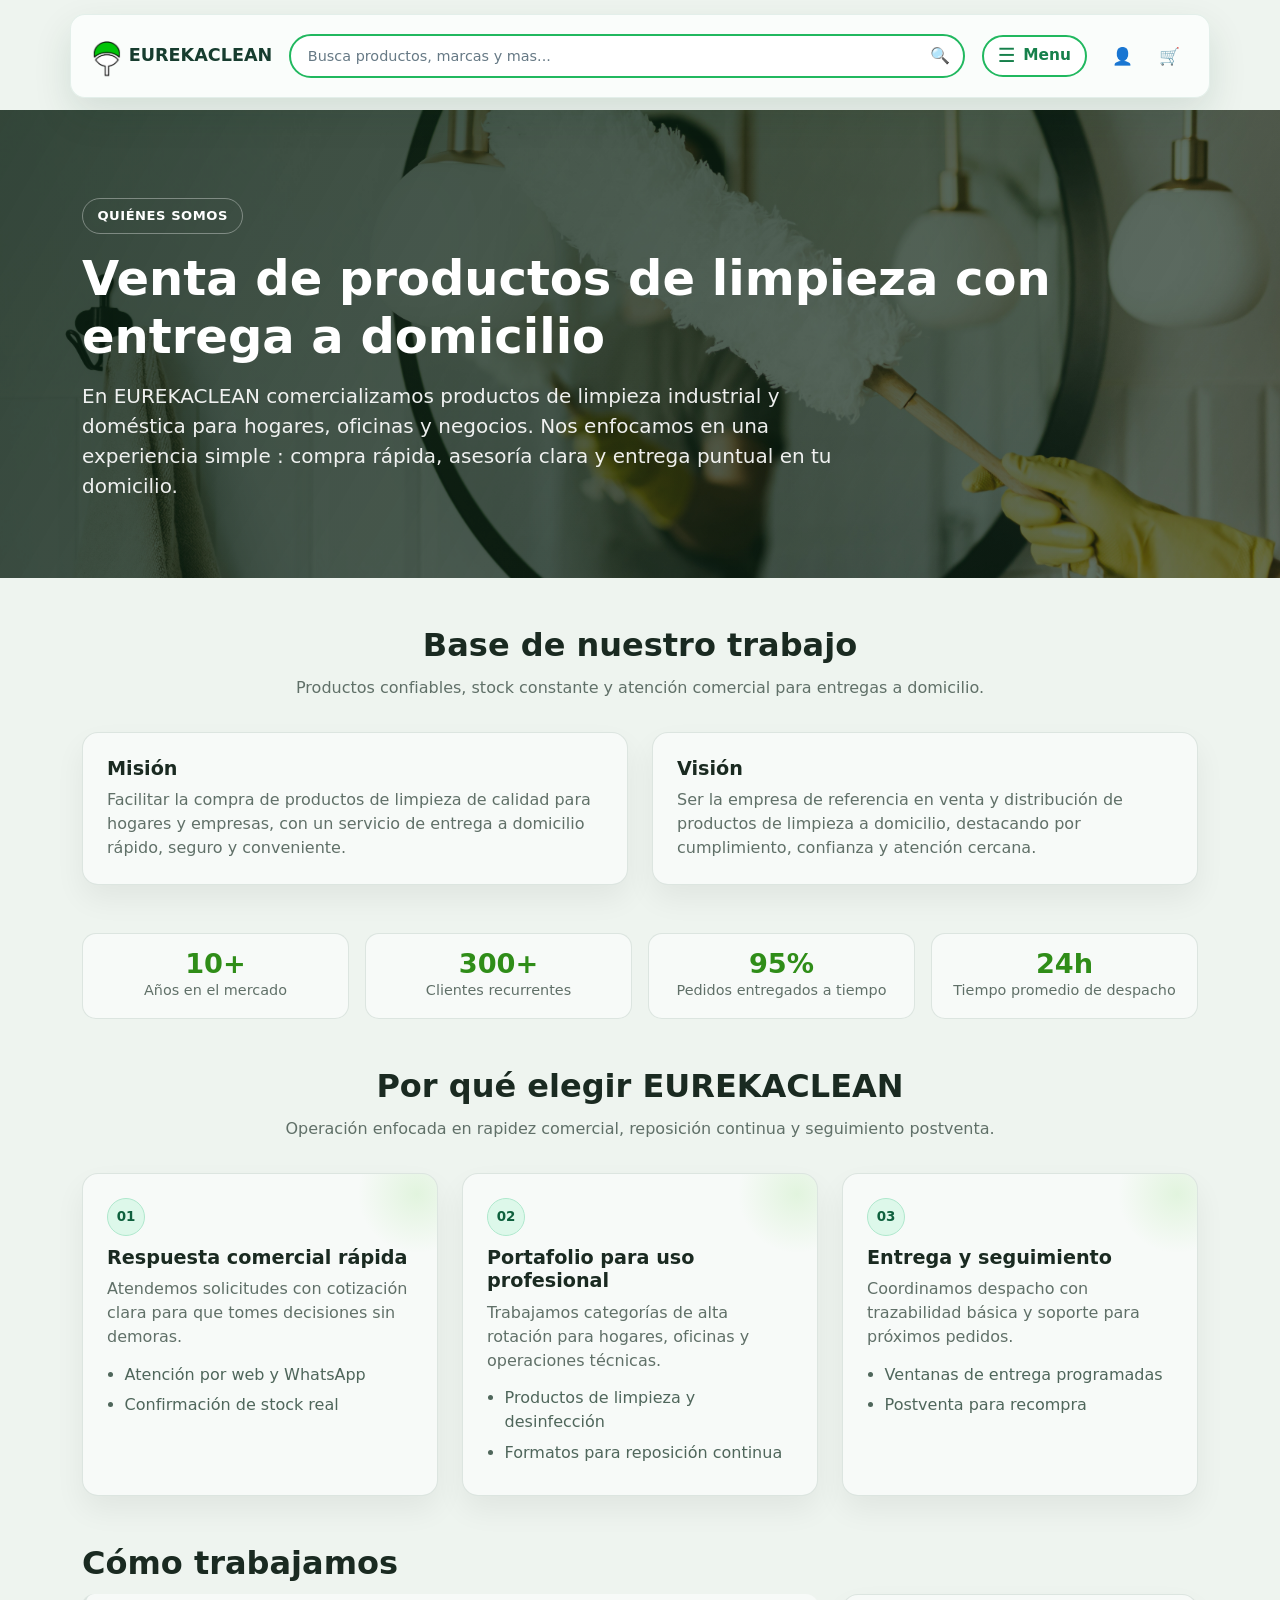
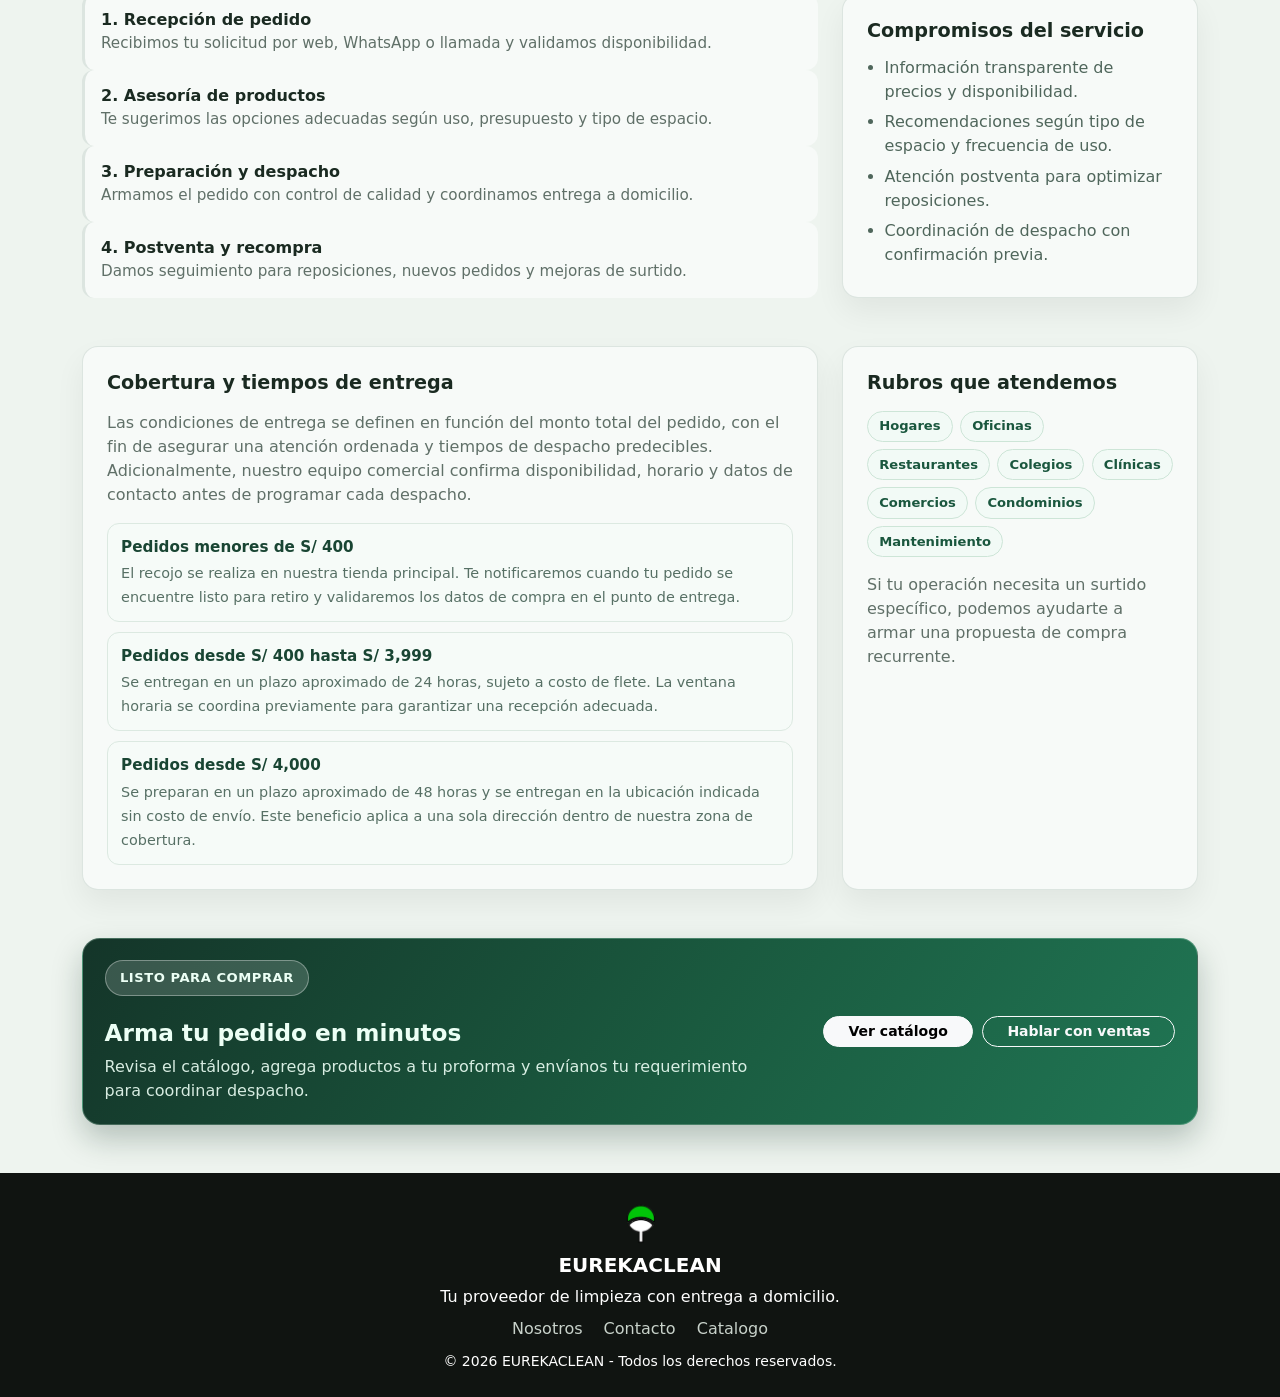
<file: acerca.html>
﻿<!DOCTYPE html>
<html lang="es">
<head>
  <meta charset="UTF-8">
  <meta name="viewport" content="width=device-width, initial-scale=1.0">
  <title>Acerca | EUREKACLEAN</title>

  <link href="https://cdn.jsdelivr.net/npm/bootstrap@5.3.3/dist/css/bootstrap.min.css" rel="stylesheet" integrity="sha384-QWTKZyjpPEjISv5WaRU9OFeRpok6YctnYmDr5pNlyT2bRjXh0JMhjY6hW+ALEwIH" crossorigin="anonymous">
  <link rel="stylesheet" href="css/style-acerca.css?v=20260604scan2">
  <link rel="icon" type="image/png" href="img/logo.png">
  <link rel="stylesheet" href="css/style-auth-admin.css?v=20260605noflicker1">
  <link rel="stylesheet" href="css/style-mobile.css?v=20260605noflicker1">
  <script src="js/runtime-config.js?v=20261120orders2"></script>
  <script src="js/app-config.js?v=20261120orders2"></script>
  <script src="js/auth-admin-flag.js?v=20260605noflicker1"></script>
</head>

<body class="page-acerca">
  <nav class="navbar navbar-expand-lg navbar-dark fixed-top custom-navbar">
    <div class="container nav-shell">
      <a class="navbar-brand fw-bold text-white d-inline-flex align-items-center gap-2" href="index.html">
        <img src="img/logo.png" alt="Logo EUREKACLEAN">
        <span>EUREKACLEAN</span>
      </a>

      <button class="navbar-toggler nav-menu-pill" type="button" data-bs-toggle="collapse" data-bs-target="#menu" aria-controls="menu" aria-expanded="false" aria-label="Abrir menu">
        <span class="nav-menu-icon" aria-hidden="true">&#9776;</span>
        <span>Menu</span>
      </button>

      <form class="nav-search" action="tienda.html" method="get" role="search">
        <input name="q" type="search" placeholder="Busca productos, marcas y mas..." aria-label="Buscar productos">
        <button type="submit" aria-label="Buscar">&#128269;</button>
      </form>

      <div class="nav-action-row">
        <div class="nav-auth-action" id="navAuthSlot">
          <a class="nav-icon-link nav-account-link" href="login.html" aria-label="Iniciar sesion">&#128100;</a>
        </div>
        <a class="nav-icon-link nav-cart-link" href="proforma.html" aria-label="Ver proforma">&#128722;<span class="nav-cart-count" hidden>0</span></a>
      </div>

      <div class="collapse navbar-collapse nav-menu-panel" id="menu">
        <ul class="navbar-nav align-items-center">
          <li class="nav-item"><a class="nav-link" href="index.html">Inicio</a></li>
          <li class="nav-item"><a class="nav-link active" href="acerca.html">Acerca</a></li>
          <li class="nav-item"><a class="nav-link" href="contacto.html">Contacto</a></li>
          <li class="nav-item"><a class="nav-link" href="tienda.html">Catalogo</a></li>
          <li class="nav-item" data-admin-only><a class="nav-link nav-editor-link" href="editor.html">Editor</a></li>
        </ul>
      </div>
    </div>
  </nav>

  <section class="about-hero">
    <div class="container">
      <span class="pill-badge">QUIÉNES SOMOS</span>
      <h1 class="display-5 mb-3">Venta de productos de limpieza con entrega a domicilio</h1>
      <p class="lead mb-0">
        En EUREKACLEAN comercializamos productos de limpieza industrial y doméstica para hogares, oficinas y negocios.  Nos enfocamos en una experiencia simple : compra rápida, asesoría clara y entrega puntual en tu domicilio.
      </p>
    </div>
  </section>

  <section class="py-5">
    <div class="container">
      <h2 class="section-title text-center">Base de nuestro trabajo</h2>
      <p class="section-subtitle text-center">Productos confiables, stock constante y atención comercial para entregas a domicilio.</p>

      <div class="row g-4">
        <div class="col-md-6">
          <article class="info-card">
            <h3>Misión</h3>
            <p>
              Facilitar la compra de productos de limpieza de calidad para hogares y empresas,
              con un servicio de entrega a domicilio rápido, seguro y conveniente.
            </p>
          </article>
        </div>

        <div class="col-md-6">
          <article class="info-card">
            <h3>Visión</h3>
            <p>
              Ser la empresa de referencia en venta y distribución de productos de limpieza a domicilio,
              destacando por cumplimiento, confianza y atención cercana.
            </p>
          </article>
        </div>
      </div>
    </div>
  </section>

  <section class="pb-5">
    <div class="container">
      <div class="row g-3">
        <div class="col-6 col-md-3">
          <div class="stat-box">
            <strong>10+</strong>
            <span>Años en el mercado</span>
          </div>
        </div>
        <div class="col-6 col-md-3">
          <div class="stat-box">
            <strong>300+</strong>
            <span>Clientes recurrentes</span>
          </div>
        </div>
        <div class="col-6 col-md-3">
          <div class="stat-box">
            <strong>95%</strong>
            <span>Pedidos entregados a tiempo</span>
          </div>
        </div>
        <div class="col-6 col-md-3">
          <div class="stat-box">
            <strong>24h</strong>
            <span>Tiempo promedio de despacho</span>
          </div>
        </div>
      </div>
    </div>
  </section>

  <section class="pb-5">
    <div class="container">
      <h2 class="section-title text-center">Por qué elegir EUREKACLEAN</h2>
      <p class="section-subtitle text-center">
        Operación enfocada en rapidez comercial, reposición continua y seguimiento postventa.
      </p>

      <div class="row g-4">
        <div class="col-md-4">
          <article class="info-card feature-card">
            <span class="feature-index">01</span>
            <h3>Respuesta comercial rápida</h3>
            <p>Atendemos solicitudes con cotización clara para que tomes decisiones sin demoras.</p>
            <ul class="feature-list">
              <li>Atención por web y WhatsApp</li>
              <li>Confirmación de stock real</li>
            </ul>
          </article>
        </div>
        <div class="col-md-4">
          <article class="info-card feature-card">
            <span class="feature-index">02</span>
            <h3>Portafolio para uso profesional</h3>
            <p>Trabajamos categorías de alta rotación para hogares, oficinas y operaciones técnicas.</p>
            <ul class="feature-list">
              <li>Productos de limpieza y desinfección</li>
              <li>Formatos para reposición continua</li>
            </ul>
          </article>
        </div>
        <div class="col-md-4">
          <article class="info-card feature-card">
            <span class="feature-index">03</span>
            <h3>Entrega y seguimiento</h3>
            <p>Coordinamos despacho con trazabilidad básica y soporte para próximos pedidos.</p>
            <ul class="feature-list">
              <li>Ventanas de entrega programadas</li>
              <li>Postventa para recompra</li>
            </ul>
          </article>
        </div>
      </div>
    </div>
  </section>

  <section class="pb-5">
    <div class="container">
      <h2 class="section-title">Cómo trabajamos</h2>
      <div class="row g-4">
        <div class="col-lg-8">
          <div class="timeline-col">
          <div class="timeline-item">
            <h4>1. Recepción de pedido</h4>
            <p>Recibimos tu solicitud por web, WhatsApp o llamada y validamos disponibilidad.</p>
          </div>
          <div class="timeline-item">
            <h4>2. Asesoría de productos</h4>
            <p>Te sugerimos las opciones adecuadas según uso, presupuesto y tipo de espacio.</p>
          </div>
          <div class="timeline-item">
            <h4>3. Preparación y despacho</h4>
            <p>Armamos el pedido con control de calidad y coordinamos entrega a domicilio.</p>
          </div>
          <div class="timeline-item">
            <h4>4. Postventa y recompra</h4>
            <p>Damos seguimiento para reposiciones, nuevos pedidos y mejoras de surtido.</p>
          </div>
          </div>
        </div>
        <div class="col-lg-4">
          <article class="info-card h-100 side-note-card">
            <h3>Compromisos del servicio</h3>
            <ul class="commitment-list">
              <li>Información transparente de precios y disponibilidad.</li>
              <li>Recomendaciones según tipo de espacio y frecuencia de uso.</li>
              <li>Atención postventa para optimizar reposiciones.</li>
              <li>Coordinación de despacho con confirmación previa.</li>
            </ul>
          </article>
        </div>
      </div>
    </div>
  </section>

  <section class="pb-5">
    <div class="container">
      <div class="row g-4">
        <div class="col-lg-8">
          <article class="info-card h-100">
            <h3 class="mb-3">Cobertura y tiempos de entrega</h3>
            <p class="mb-3">
              Las condiciones de entrega se definen en función del monto total del pedido, con el fin de asegurar una atención ordenada y tiempos de despacho predecibles.
              Adicionalmente, nuestro equipo comercial confirma disponibilidad, horario y datos de contacto antes de programar cada despacho.
            </p>
            <div class="coverage-grid">
              <div class="coverage-chip">
                <strong>Pedidos menores de S/ 400</strong>
                <span>El recojo se realiza en nuestra tienda principal. Te notificaremos cuando tu pedido se encuentre listo para retiro y validaremos los datos de compra en el punto de entrega.</span>
              </div>
              <div class="coverage-chip">
                <strong>Pedidos desde S/ 400 hasta S/ 3,999</strong>
                <span>Se entregan en un plazo aproximado de 24 horas, sujeto a costo de flete. La ventana horaria se coordina previamente para garantizar una recepción adecuada.</span>
              </div>
              <div class="coverage-chip">
                <strong>Pedidos desde S/ 4,000</strong>
                <span>Se preparan en un plazo aproximado de 48 horas y se entregan en la ubicación indicada sin costo de envío. Este beneficio aplica a una sola dirección dentro de nuestra zona de cobertura.</span>
              </div>
            </div>
          </article>
        </div>
        <div class="col-lg-4">
          <article class="info-card h-100">
            <h3 class="mb-3">Rubros que atendemos</h3>
            <div class="sector-cloud">
              <span class="sector-pill">Hogares</span>
              <span class="sector-pill">Oficinas</span>
              <span class="sector-pill">Restaurantes</span>
              <span class="sector-pill">Colegios</span>
              <span class="sector-pill">Clínicas</span>
              <span class="sector-pill">Comercios</span>
              <span class="sector-pill">Condominios</span>
              <span class="sector-pill">Mantenimiento</span>
            </div>
            <p class="mt-3 mb-0">
              Si tu operación necesita un surtido específico, podemos ayudarte a armar una propuesta de compra recurrente.
            </p>
          </article>
        </div>
      </div>
    </div>
  </section>

  <section class="pb-5">
    <div class="container">
      <div class="about-cta">
        <div>
          <span class="pill-badge pill-badge-solid">LISTO PARA COMPRAR</span>
          <h2>Arma tu pedido en minutos</h2>
          <p>
            Revisa el catálogo, agrega productos a tu proforma y envíanos tu requerimiento para coordinar despacho.
          </p>
        </div>
        <div class="about-cta-actions">
          <a href="tienda.html" class="btn btn-light btn-sm fw-semibold rounded-pill px-4">Ver catálogo</a>
          <a href="contacto.html" class="btn btn-outline-light btn-sm fw-semibold rounded-pill px-4">Hablar con ventas</a>
        </div>
      </div>
    </div>
  </section>

  <footer class="footer py-4">
    <div class="container text-center">
      <img src="img/logo.png" alt="Logo EUREKACLEAN" style="height:48px;width:auto;" class="mb-2">
      <h5 class="fw-bold">EUREKACLEAN</h5>
      <p class="mb-2">Tu proveedor de limpieza con entrega a domicilio.</p>
      <div class="mb-2">
        <a href="acerca.html" class="me-3">Nosotros</a>
        <a href="contacto.html" class="me-3">Contacto</a>
        <a href="tienda.html">Catalogo</a>
      </div>
      <small>&copy; 2026 EUREKACLEAN - Todos los derechos reservados.</small>
    </div>
  </footer>
  <script src="js/catalog-store.js?v=20261120orders2"></script>
  <script src="js/auth-ui.js?v=20261120orders2"></script>
  <script src="https://cdn.jsdelivr.net/npm/bootstrap@5.3.3/dist/js/bootstrap.bundle.min.js" integrity="sha384-YvpcrYf0tY3lHB60NNkmXc5s9fDVZLESaAA55NDzOxhy9GkcIdslK1eN7N6jIeHz" crossorigin="anonymous"></script>
</body>
</html>
</file>
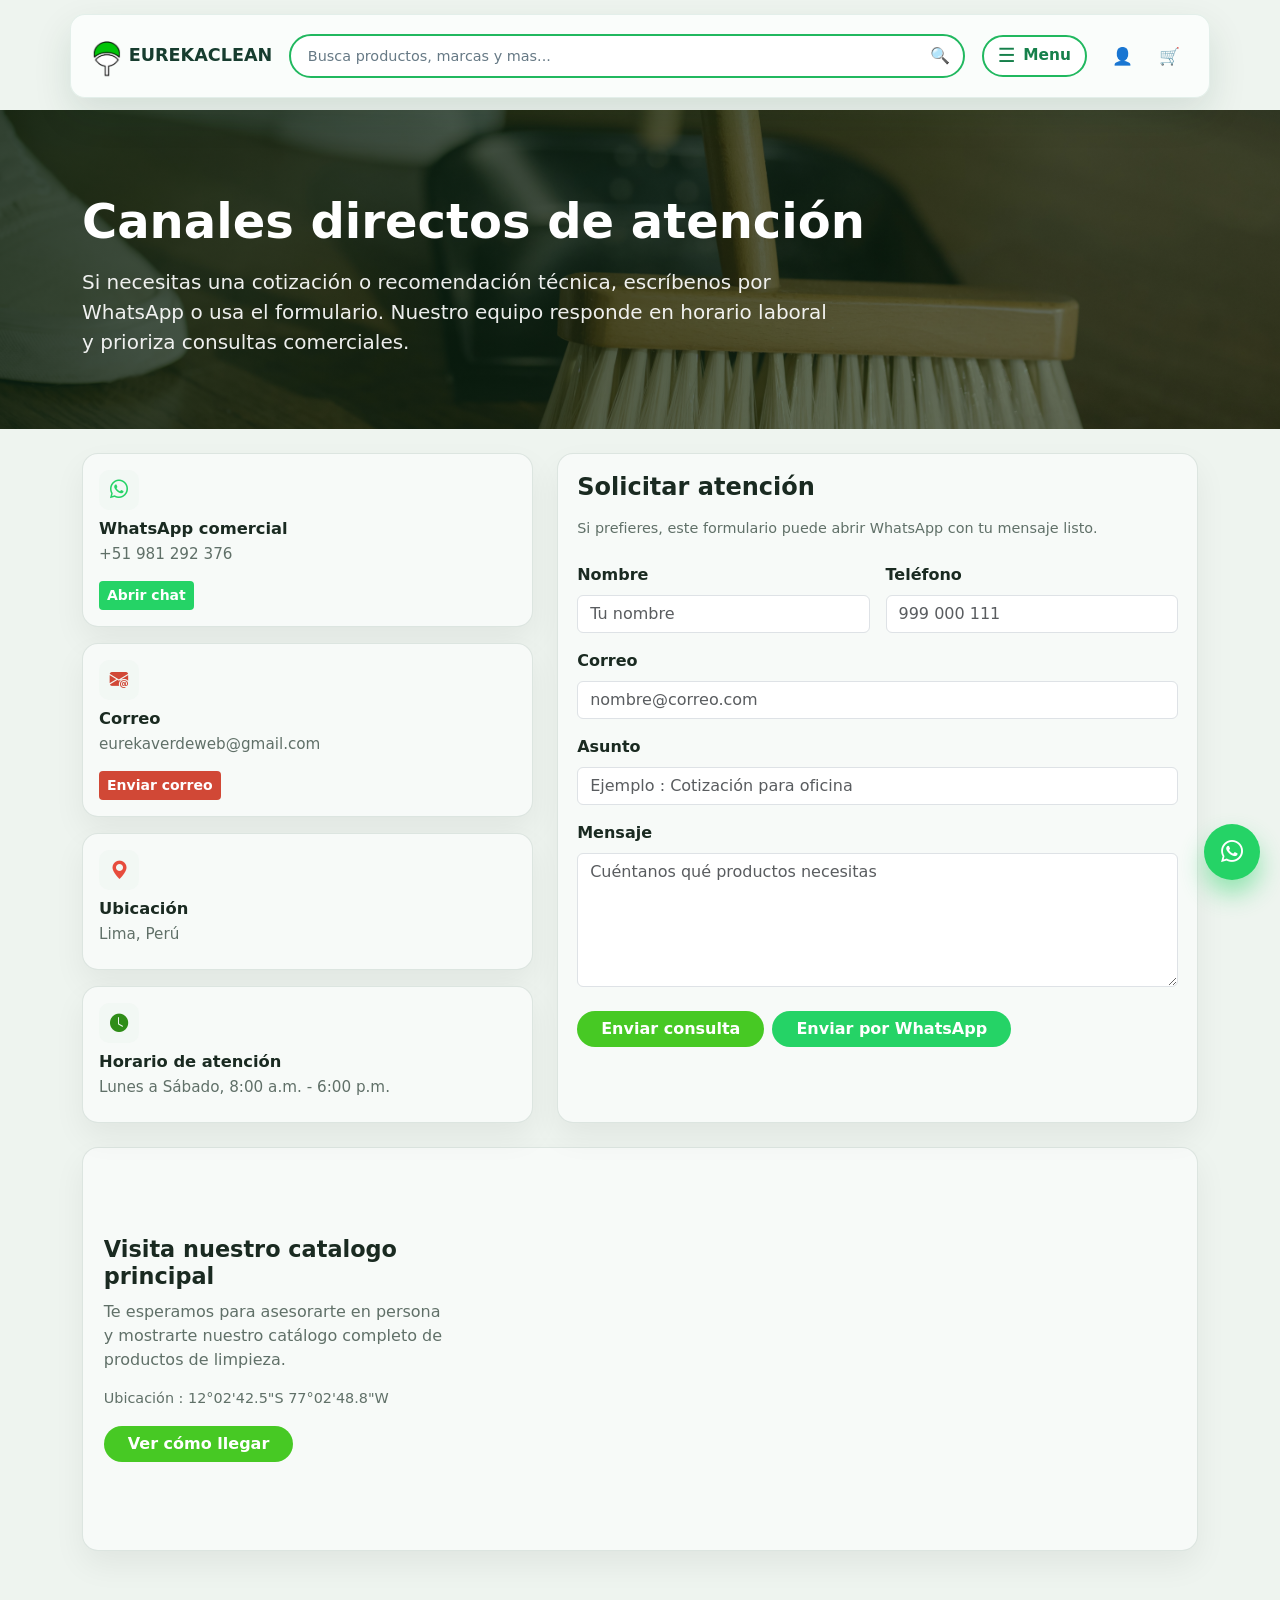
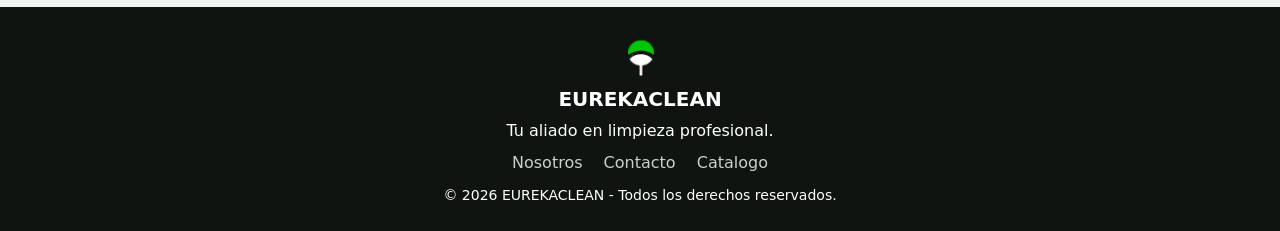
<file: contacto.html>
﻿<!DOCTYPE html>
<html lang="es">
<head>
  <meta charset="UTF-8">
  <meta name="viewport" content="width=device-width, initial-scale=1.0">
  <title>Contacto | EUREKACLEAN</title>

  <link href="https://cdn.jsdelivr.net/npm/bootstrap@5.3.3/dist/css/bootstrap.min.css" rel="stylesheet" integrity="sha384-QWTKZyjpPEjISv5WaRU9OFeRpok6YctnYmDr5pNlyT2bRjXh0JMhjY6hW+ALEwIH" crossorigin="anonymous">
  <link rel="stylesheet" href="https://cdn.jsdelivr.net/npm/bootstrap-icons@1.11.3/font/bootstrap-icons.min.css" integrity="sha384-XGjxtQfXaH2tnPFa9x+ruJTuLE3Aa6LhHSWRr1XeTyhezb4abCG4ccI5AkVDxqC+" crossorigin="anonymous">
  <link rel="stylesheet" href="css/style-contacto.css?v=20260604scan2">
  <link rel="icon" type="image/png" href="img/logo.png">
  <link rel="stylesheet" href="css/style-auth-admin.css?v=20260605noflicker1">
  <link rel="stylesheet" href="css/style-mobile.css?v=20260605noflicker1">
  <script src="js/runtime-config.js?v=20261120orders2"></script>
  <script src="js/app-config.js?v=20261120orders2"></script>
  <script src="js/auth-admin-flag.js?v=20260605noflicker1"></script>
</head>

<body class="page-contacto">
  <nav class="navbar navbar-expand-lg navbar-dark fixed-top custom-navbar">
    <div class="container nav-shell">
      <a class="navbar-brand fw-bold text-white d-inline-flex align-items-center gap-2" href="index.html">
        <img src="img/logo.png" alt="Logo EUREKACLEAN">
        <span>EUREKACLEAN</span>
      </a>

      <button class="navbar-toggler nav-menu-pill" type="button" data-bs-toggle="collapse" data-bs-target="#menu" aria-controls="menu" aria-expanded="false" aria-label="Abrir menu">
        <span class="nav-menu-icon" aria-hidden="true">&#9776;</span>
        <span>Menu</span>
      </button>

      <form class="nav-search" action="tienda.html" method="get" role="search">
        <input name="q" type="search" placeholder="Busca productos, marcas y mas..." aria-label="Buscar productos">
        <button type="submit" aria-label="Buscar">&#128269;</button>
      </form>

      <div class="nav-action-row">
        <div class="nav-auth-action" id="navAuthSlot">
          <a class="nav-icon-link nav-account-link" href="login.html" aria-label="Iniciar sesion">&#128100;</a>
        </div>
        <a class="nav-icon-link nav-cart-link" href="proforma.html" aria-label="Ver proforma">&#128722;<span class="nav-cart-count" hidden>0</span></a>
      </div>

      <div class="collapse navbar-collapse nav-menu-panel" id="menu">
        <ul class="navbar-nav align-items-center">
          <li class="nav-item"><a class="nav-link" href="index.html">Inicio</a></li>
          <li class="nav-item"><a class="nav-link" href="acerca.html">Acerca</a></li>
          <li class="nav-item"><a class="nav-link active" href="contacto.html">Contacto</a></li>
          <li class="nav-item"><a class="nav-link" href="tienda.html">Catalogo</a></li>
          <li class="nav-item" data-admin-only><a class="nav-link nav-editor-link" href="editor.html">Editor</a></li>
        </ul>
      </div>
    </div>
  </nav>

  <section class="contact-hero">
    <div class="container">
      <h1 class="display-5 mb-3">Canales directos de atención</h1>
      <p class="lead mb-0">
        Si necesitas una cotización o recomendación técnica, escríbenos por WhatsApp o usa el formulario.
        Nuestro equipo responde en horario laboral y prioriza consultas comerciales.
      </p>
    </div>
  </section>

  <section class="py-4">
    <div class="container">
      <div class="row g-4">
        <div class="col-lg-5">
          <div class="row g-3">
            <div class="col-sm-6 col-lg-12">
              <article class="contact-card">
                <div class="contact-icon whatsapp"><i class="bi bi-whatsapp" aria-hidden="true"></i></div>
                <h3>WhatsApp comercial</h3>
                <p>+51 981 292 376</p>
                <a class="btn btn-whatsapp btn-sm mt-2" target="_blank" rel="noopener" href="https://wa.me/51981292376?text=Hola%20EUREKACLEAN,%20deseo%20informacion%20de%20sus%20productos.">Abrir chat</a>
              </article>
            </div>

            <div class="col-sm-6 col-lg-12">
              <article class="contact-card">
                <div class="contact-icon mail"><i class="bi bi-envelope-at-fill" aria-hidden="true"></i></div>
                <h3>Correo</h3>
                <p>eurekaverdeweb@gmail.com</p>
                <a class="btn btn-mail btn-sm mt-2" href="mailto:eurekaverdeweb@gmail.com">Enviar correo</a>
              </article>
            </div>

            <div class="col-sm-6 col-lg-12">
              <article class="contact-card">
                <div class="contact-icon map"><i class="bi bi-geo-alt-fill" aria-hidden="true"></i></div>
                <h3>Ubicación</h3>
                <p>Lima, Perú</p>
              </article>
            </div>

            <div class="col-sm-6 col-lg-12">
              <article class="contact-card">
                <div class="contact-icon time"><i class="bi bi-clock-fill" aria-hidden="true"></i></div>
                <h3>Horario de atención</h3>
                <p>Lunes a Sábado, 8:00 a.m. - 6:00 p.m.</p>
              </article>
            </div>
          </div>
        </div>

        <div class="col-lg-7">
          <article class="form-card">
            <h2 class="h4 fw-bold mb-3">Solicitar atención</h2>
            <p class="small-note mb-4">Si prefieres, este formulario puede abrir WhatsApp con tu mensaje listo.</p>

            <form id="contactForm" novalidate>
              <div class="row g-3">
                <div class="col-md-6">
                  <label class="form-label fw-semibold" for="name">Nombre</label>
                  <input id="name" type="text" class="form-control" placeholder="Tu nombre" required>
                </div>
                <div class="col-md-6">
                  <label class="form-label fw-semibold" for="phone">Teléfono</label>
                  <input id="phone" type="tel" class="form-control" placeholder="999 000 111" required>
                </div>
                <div class="col-12">
                  <label class="form-label fw-semibold" for="email">Correo</label>
                  <input id="email" type="email" class="form-control" placeholder="nombre@correo.com" required>
                </div>
                <div class="col-12">
                  <label class="form-label fw-semibold" for="subject">Asunto</label>  <input id="subject" type="text" class="form-control" placeholder="Ejemplo : Cotización para oficina" required>
                </div>
                <div class="col-12">
                  <label class="form-label fw-semibold" for="message">Mensaje</label>
                  <textarea id="message" rows="5" class="form-control" placeholder="Cuéntanos qué productos necesitas" required></textarea>
                </div>
              </div>

              <div class="d-flex gap-2 mt-4 flex-wrap">
                <button class="btn btn-brand rounded-pill px-4" type="submit">Enviar consulta</button>
                <button class="btn btn-whatsapp rounded-pill px-4" type="button" id="sendWhatsappBtn">Enviar por WhatsApp</button>
              </div>

              <div class="alert d-none mt-3" id="formAlert" role="alert"></div>
            </form>
          </article>
        </div>
      </div>
    </div>
  </section>

  <section class="visit-section">
    <div class="container">
      <article class="visit-card">
        <div class="row g-4 align-items-center">
          <div class="col-lg-4">
            <h2>Visita nuestro catalogo principal</h2>
            <p>
              Te esperamos para asesorarte en persona y mostrarte nuestro catálogo completo de productos de limpieza.
            </p>
            <p class="small-note mb-3">  Ubicación : 12°02'42.5&quot;S 77°02'48.8&quot;W
            </p>
            <a
              class="btn btn-brand rounded-pill px-4"
              target="_blank"
              rel="noopener"
              href="https://www.google.com/maps/search/?api=1&query=-12.045139,-77.046889"
            >
              Ver cómo llegar
            </a>
          </div>
          <div class="col-lg-8">
            <iframe
              class="visit-map"
              title="Mapa de catalogo principal EUREKACLEAN"
              loading="lazy"
              referrerpolicy="no-referrer-when-downgrade"
              src="https://www.google.com/maps?q=-12.045139,-77.046889&hl=es&z=17&output=embed"
            ></iframe>
          </div>
        </div>
      </article>
    </div>
  </section>

  <footer class="footer py-4">
    <div class="container text-center">
      <img src="img/logo.png" alt="Logo EUREKACLEAN" style="height:48px;width:auto;" class="mb-2">
      <h5 class="fw-bold">EUREKACLEAN</h5>
      <p class="mb-2">Tu aliado en limpieza profesional.</p>
      <div class="mb-2">
        <a href="acerca.html" class="me-3">Nosotros</a>
        <a href="contacto.html" class="me-3">Contacto</a>
        <a href="tienda.html">Catalogo</a>
      </div>
      <small>&copy; 2026 EUREKACLEAN - Todos los derechos reservados.</small>
    </div>
  </footer>

  <a class="wa-float" href="https://wa.me/51981292376?text=Hola%20EUREKACLEAN,%20quiero%20asesor%C3%ADa%20de%20productos." target="_blank" rel="noopener" aria-label="Abrir chat de WhatsApp"><i class="bi bi-whatsapp" aria-hidden="true"></i></a>

  <script>
    const form = document.getElementById('contactForm');
    const formAlert = document.getElementById('formAlert');
    const sendWhatsappBtn = document.getElementById('sendWhatsappBtn');

    function buildMessage() {
      const name = document.getElementById('name').value.trim();
      const phone = document.getElementById('phone').value.trim();
      const email = document.getElementById('email').value.trim();
      const subject = document.getElementById('subject').value.trim();
      const message = document.getElementById('message').value.trim();

      return `Hola EUREKACLEAN.%0A%0A` +  `Nombre : ${encodeURIComponent(name)}%0A` +  `Teléfono : ${encodeURIComponent(phone)}%0A` +  `Correo : ${encodeURIComponent(email)}%0A` +  `Asunto : ${encodeURIComponent(subject)}%0A` +  `Mensaje : ${encodeURIComponent(message)}`;
    }

    function showAlert(type, text) {
      formAlert.className = `alert alert-${type} mt-3`;
      formAlert.textContent = text;
      formAlert.classList.remove('d-none');
    }

    function validateFields() {
      const requiredIds = ['name', 'phone', 'email', 'subject', 'message'];
      for (const id of requiredIds) {
        const el = document.getElementById(id);
        if (!el.value.trim()) {
          el.focus();
          return false;
        }
      }
      return true;
    }

    form.addEventListener('submit', (event) => {
      event.preventDefault();
      if (!validateFields()) {
        showAlert('warning', 'Completa todos los campos para enviar tu consulta.');
        return;
      }
      showAlert('success', 'Consulta registrada. También puedes enviarla por WhatsApp con el botón verde.');
      form.reset();
    });

    sendWhatsappBtn.addEventListener('click', () => {
      if (!validateFields()) {
        showAlert('warning', 'Completa todos los campos antes de enviar por WhatsApp.');
        return;
      }
      const url = `https://wa.me/51981292376?text=${buildMessage()}`;
      const popup = window.open(url, '_blank', 'noopener,noreferrer');
      if (popup) popup.opener = null;
    });
  </script>
  <script src="js/catalog-store.js?v=20261120orders2"></script>
  <script src="js/auth-ui.js?v=20261120orders2"></script>
  <script src="https://cdn.jsdelivr.net/npm/bootstrap@5.3.3/dist/js/bootstrap.bundle.min.js" integrity="sha384-YvpcrYf0tY3lHB60NNkmXc5s9fDVZLESaAA55NDzOxhy9GkcIdslK1eN7N6jIeHz" crossorigin="anonymous"></script>
</body>
</html>
</file>
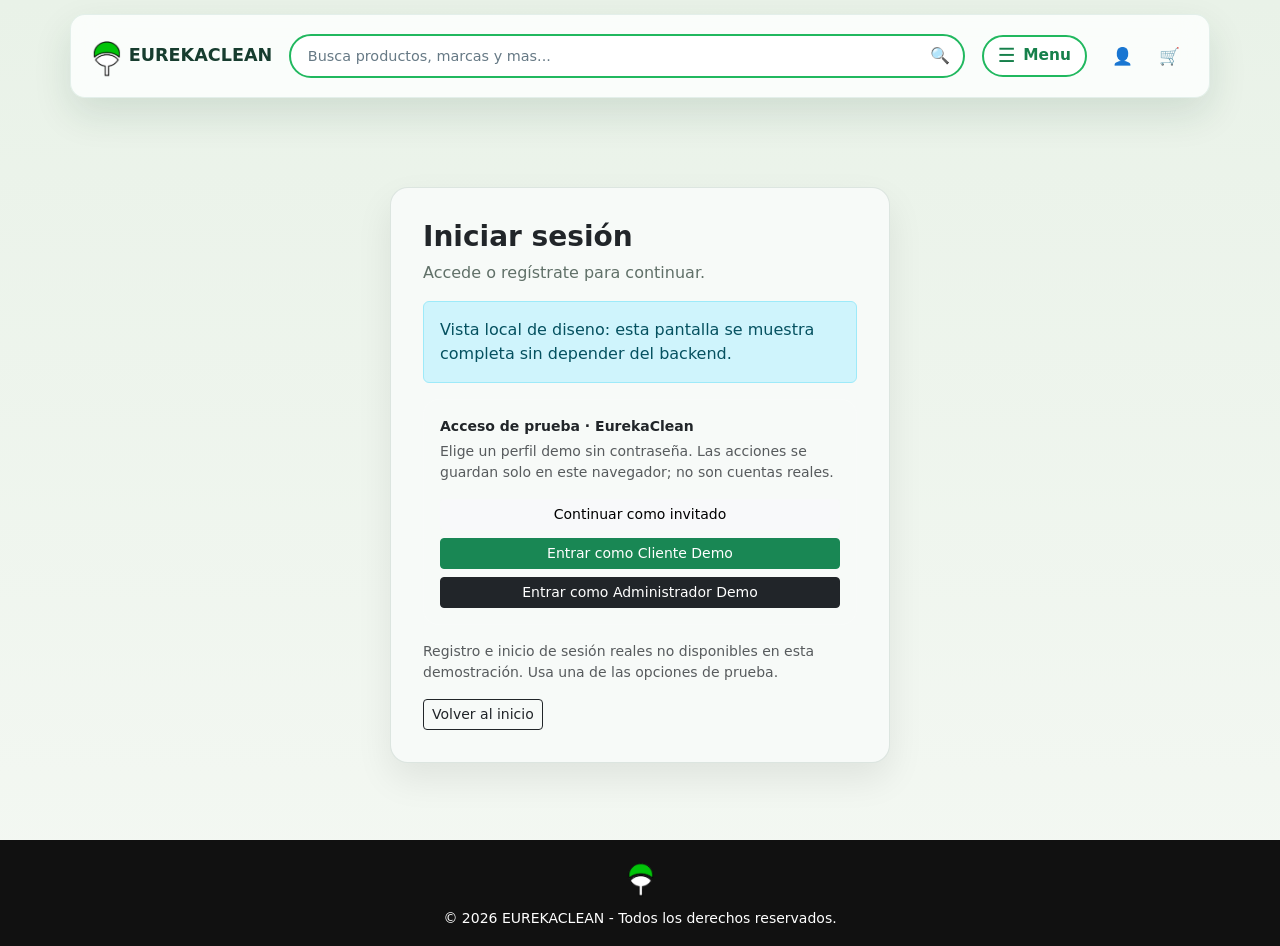
<file: login.html>
﻿<!DOCTYPE html>
<html lang="es">
<head>
  <meta charset="UTF-8">
  <meta name="viewport" content="width=device-width, initial-scale=1.0">
  <title>Iniciar sesión | EUREKACLEAN</title>

  <link href="https://cdn.jsdelivr.net/npm/bootstrap@5.3.3/dist/css/bootstrap.min.css" rel="stylesheet" integrity="sha384-QWTKZyjpPEjISv5WaRU9OFeRpok6YctnYmDr5pNlyT2bRjXh0JMhjY6hW+ALEwIH" crossorigin="anonymous">
  <link rel="stylesheet" href="css/style-login.css?v=20260604scan2">
  <link rel="icon" type="image/png" href="img/logo.png">
  <link rel="stylesheet" href="css/style-auth-admin.css?v=20260605noflicker1">
  <link rel="stylesheet" href="css/style-mobile.css?v=20260605noflicker1">
  <script src="js/runtime-config.js?v=20261120orders2"></script>
  <script src="js/app-config.js?v=20261120orders2"></script>
  <script src="js/auth-admin-flag.js?v=20260605noflicker1"></script>
</head>

<body class="page-login">
  <nav class="navbar navbar-expand-lg navbar-dark fixed-top custom-navbar">
    <div class="container nav-shell">
      <a class="navbar-brand fw-bold text-white d-inline-flex align-items-center gap-2" href="index.html">
        <img src="img/logo.png" alt="Logo EUREKACLEAN">
        <span>EUREKACLEAN</span>
      </a>

      <button class="navbar-toggler nav-menu-pill" type="button" data-bs-toggle="collapse" data-bs-target="#menu" aria-controls="menu" aria-expanded="false" aria-label="Abrir menu">
        <span class="nav-menu-icon" aria-hidden="true">&#9776;</span>
        <span>Menu</span>
      </button>

      <form class="nav-search" action="tienda.html" method="get" role="search">
        <input name="q" type="search" placeholder="Busca productos, marcas y mas..." aria-label="Buscar productos">
        <button type="submit" aria-label="Buscar">&#128269;</button>
      </form>

      <div class="nav-action-row">
        <div class="nav-auth-action" id="navAuthSlot">
          <a class="nav-icon-link nav-account-link" href="login.html" aria-label="Iniciar sesion">&#128100;</a>
        </div>
        <a class="nav-icon-link nav-cart-link" href="proforma.html" aria-label="Ver proforma">&#128722;<span class="nav-cart-count" hidden>0</span></a>
      </div>

      <div class="collapse navbar-collapse nav-menu-panel" id="menu">
        <ul class="navbar-nav align-items-center">
          <li class="nav-item"><a class="nav-link" href="index.html">Inicio</a></li>
          <li class="nav-item"><a class="nav-link" href="acerca.html">Acerca</a></li>
          <li class="nav-item"><a class="nav-link" href="contacto.html">Contacto</a></li>
          <li class="nav-item"><a class="nav-link" href="tienda.html">Catalogo</a></li>
          <li class="nav-item" data-admin-only><a class="nav-link nav-editor-link" href="editor.html">Editor</a></li>
        </ul>
      </div>
    </div>
  </nav>

  <section class="auth-section">
    <div class="container d-flex justify-content-center">
      <div class="auth-card">
        <h1 class="h3 auth-title">Iniciar sesión</h1>
        <p class="auth-subtitle">Accede o regístrate para continuar.</p>
        <div class="auth-switch">
          <button type="button" id="showLoginBtn" class="btn active">Iniciar sesión</button>
          <button type="button" id="showRegisterBtn" class="btn">Registrarme</button>
        </div>

        <div class="alert d-none" id="statusAlert" role="alert"></div>

        <div id="googleQuickLogin" class="google-quick-login d-none">
          <div id="googleSignInButton" class="google-signin-button"></div>
          <button type="button" id="googleSetupButton" class="google-setup-button d-none">
            <span class="google-setup-g" aria-hidden="true">G</span>
            <span>Continuar con Google</span>
          </button>
          <div class="auth-divider"><span>o usa tu correo</span></div>
        </div>

        <div id="designPreviewPanel" class="d-none mt-3">
          <div class="border rounded-4 p-3" style="border-color: rgba(255,255,255,.12) !important; background: rgba(255,255,255,.04);">
            <p class="small fw-semibold mb-1">Acceso de prueba · EurekaClean</p>
            <p class="small text-muted mb-3">Elige un perfil demo sin contraseña. Las acciones se guardan solo en este navegador; no son cuentas reales.</p>
            <div class="d-grid gap-2">
              <button type="button" id="previewGuestBtn" class="btn btn-outline-light btn-sm">Continuar como invitado</button>
              <button type="button" id="previewCustomerBtn" class="btn btn-success btn-sm">Entrar como Cliente Demo</button>
              <button type="button" id="previewAdminBtn" class="btn btn-dark btn-sm">Entrar como Administrador Demo</button>
            </div>
          </div>
        </div>

        <p id="demoAuthNote" class="small text-muted mt-3 mb-0 d-none">Registro e inicio de sesión reales no disponibles en esta demostración. Usa una de las opciones de prueba.</p>

        <form id="loginForm" novalidate>
          <div class="mb-3">
            <label for="loginEmail" class="form-label fw-semibold">Correo</label>
            <input id="loginEmail" name="email" type="email" class="form-control" placeholder="cliente@correo.com" autocomplete="email" required>
          </div>

          <div class="mb-3">
            <label for="loginPassword" class="form-label fw-semibold">Contraseña</label>
            <input id="loginPassword" name="password" type="password" class="form-control" placeholder="Mínimo 6 caracteres" autocomplete="current-password" minlength="6" required>
          </div>

          <button type="submit" class="btn btn-brand w-100 rounded-pill py-2">Entrar</button>

          <p class="small text-muted mt-3 mb-0">
            ¿No tienes cuenta
            <button type="button" id="goRegisterLink" class="text-action">Regístrate aquí</button>
          </p>
        </form>

        <form id="registerForm" class="d-none" novalidate>
          <div class="mb-3">
            <label for="registerName" class="form-label fw-semibold">Nombre completo</label>
            <input id="registerName" name="name" type="text" class="form-control" placeholder="Tu nombre" autocomplete="name" required>
          </div>

          <div class="mb-3">
            <label for="registerEmail" class="form-label fw-semibold">Correo</label>
            <input id="registerEmail" name="email" type="email" class="form-control" placeholder="nombre@correo.com" autocomplete="email" required>
          </div>

          <div class="mb-3">
            <label for="registerPassword" class="form-label fw-semibold">Contraseña</label>
            <input id="registerPassword" name="password" type="password" class="form-control" placeholder="Mínimo 10 caracteres, mezcla segura" autocomplete="new-password" minlength="10" required>
          </div>

          <div class="mb-3">
            <label for="registerConfirm" class="form-label fw-semibold">Confirmar contraseña</label>
            <input id="registerConfirm" name="confirm" type="password" class="form-control" placeholder="Repite tu contraseña" autocomplete="new-password" minlength="10" required>
          </div>

          <button type="submit" class="btn btn-brand w-100 rounded-pill py-2">Crear cuenta</button>

          <p class="small text-muted mt-3 mb-0">
            ¿Ya tienes cuenta
            <button type="button" id="goLoginLink" class="text-action">Inicia sesión</button>
          </p>
        </form>

        <div class="mt-3 d-flex gap-2" id="sessionActions">
          <button type="button" class="btn btn-sm d-none logout-icon-btn" id="logoutBtn" aria-label="Cerrar sesion" title="Cerrar sesion">
            <svg viewBox="0 0 24 24" fill="none" stroke="currentColor" stroke-width="2.8" stroke-linecap="round" stroke-linejoin="round" aria-hidden="true">
              <path d="M10 5H6a2 2 0 0 0-2 2v10a2 2 0 0 0 2 2h4" />
              <path d="M13 8l5 4-5 4" />
              <path d="M18 12H9" />
            </svg>
          </button>
          <a href="index.html" class="btn btn-outline-dark btn-sm">Volver al inicio</a>
        </div>
      </div>
    </div>
  </section>

  <footer class="footer text-center py-3">
    <div class="container">
      <img src="img/logo.png" alt="Logo EUREKACLEAN" style="height:42px;width:auto;" class="mb-2">
      <br>
      <small>&copy; 2026 EUREKACLEAN - Todos los derechos reservados.</small>
    </div>
  </footer>
  <script src="js/catalog-store.js?v=20261120orders2"></script>
  <script src="js/auth-ui.js?v=20261120orders2"></script>
  <script>
    const authStore = window.EUREKA_AUTH || null;
    const previewStore = window.EUREKA_PREVIEW || null;
    const isDesignPreview = Boolean(window.EUREKA_CONFIG && window.EUREKA_CONFIG.designPreview);
    const API_BASE_RAW = String(window.EUREKA_API_BASE || "").trim();
    const API_BASE_EXPLICIT = normalizeApiBase(API_BASE_RAW);
    const API_BASE_CANDIDATES = buildApiCandidates();
    let activeApiBase = API_BASE_CANDIDATES[0] || "";

    const showLoginBtn = document.getElementById("showLoginBtn");
    const showRegisterBtn = document.getElementById("showRegisterBtn");
    const goRegisterLink = document.getElementById("goRegisterLink");
    const goLoginLink = document.getElementById("goLoginLink");
    const authSwitch = document.querySelector(".auth-switch");

    const loginForm = document.getElementById("loginForm");
    const registerForm = document.getElementById("registerForm");
    const loginSubmitBtn = loginForm.querySelector('button[type="submit"]');
    const registerSubmitBtn = registerForm.querySelector('button[type="submit"]');

    const loginEmail = document.getElementById("loginEmail");
    const loginPassword = document.getElementById("loginPassword");

    const registerName = document.getElementById("registerName");
    const registerEmail = document.getElementById("registerEmail");
    const registerPassword = document.getElementById("registerPassword");
    const registerConfirm = document.getElementById("registerConfirm");

    const statusAlert = document.getElementById("statusAlert");
    const googleQuickLogin = document.getElementById("googleQuickLogin");
    const googleSignInButton = document.getElementById("googleSignInButton");
    const googleSetupButton = document.getElementById("googleSetupButton");
    const designPreviewPanel = document.getElementById("designPreviewPanel");
    const previewGuestBtn = document.getElementById("previewGuestBtn");
    const previewCustomerBtn = document.getElementById("previewCustomerBtn");
    const previewAdminBtn = document.getElementById("previewAdminBtn");
    const logoutBtn = document.getElementById("logoutBtn");
    const localDemoCredentialsNote = document.getElementById("localDemoCredentialsNote");
    let activeSubmitMode = "";
    let googleLoginReady = false;

    function showAlert(type, message) {
      statusAlert.className = `alert alert-${type}`;
      statusAlert.textContent = message;
      statusAlert.classList.remove("d-none");
    }

    function hideAlert() {
      statusAlert.classList.add("d-none");
      statusAlert.textContent = "";
    }

    function setFormBusy(form, submitBtn, isBusy, busyText, idleText) {
      if (form) {
        form.setAttribute("aria-busy", isBusy ? "true" : "false");
      }
      if (submitBtn) {
        submitBtn.disabled = isBusy;
        submitBtn.textContent = isBusy ? busyText : idleText;
      }
    }

    function syncBusyState() {
      const isLoginBusy = activeSubmitMode === "login";
      const isRegisterBusy = activeSubmitMode === "register";

      setFormBusy(loginForm, loginSubmitBtn, isLoginBusy, "Entrando...", "Entrar");
      setFormBusy(registerForm, registerSubmitBtn, isRegisterBusy, "Creando cuenta...", "Crear cuenta");

      const isBusy = Boolean(activeSubmitMode);
      showLoginBtn.disabled = isBusy;
      showRegisterBtn.disabled = isBusy;
      goRegisterLink.disabled = isBusy;
      goLoginLink.disabled = isBusy;
    }

    function startSubmit(mode) {
      if (activeSubmitMode) return false;
      activeSubmitMode = mode;
      syncBusyState();
      return true;
    }

    function finishSubmit() {
      activeSubmitMode = "";
      syncBusyState();
    }

    function focusAndSelect(input) {
      if (!input || typeof input.focus !== "function") return;
      input.focus();
      if (typeof input.select === "function" && input.type !== "email") {
        input.select();
      }
    }

    function validateEmailField(input, emptyMessage, invalidMessage) {
      const value = String(input.value || "").trim();
      if (!value) {
        showAlert("warning", emptyMessage);
        focusAndSelect(input);
        return false;
      }
      if (typeof input.checkValidity === "function" && !input.checkValidity()) {
        showAlert("warning", invalidMessage);
        focusAndSelect(input);
        return false;
      }
      return true;
    }

    function validatePasswordField(input, emptyMessage, shortMessage) {
      const value = String(input.value || "");
      if (!value) {
        showAlert("warning", emptyMessage);
        focusAndSelect(input);
        return false;
      }
      if (value.length < 6) {
        showAlert("warning", shortMessage);
        focusAndSelect(input);
        return false;
      }
      return true;
    }

    function validateRegisterPasswordField(input) {
      const value = String(input.value || "");
      if (!value) {
        showAlert("warning", "Completa una contrasena.");
        focusAndSelect(input);
        return false;
      }
      if (value.length < 10) {
        showAlert("warning", "La contrasena debe tener al menos 10 caracteres.");
        focusAndSelect(input);
        return false;
      }
      const groups = [
        /[a-z]/.test(value),
        /[A-Z]/.test(value),
        /\d/.test(value),
        /[^\w\s]/.test(value)
      ].filter(Boolean).length;
      if (groups < 3) {
        showAlert("warning", "Usa al menos tres de estos grupos: minusculas, mayusculas, numeros y simbolos.");
        focusAndSelect(input);
        return false;
      }
      return true;
    }

    function syncDemoCredentialsVisibility() {
      if (!localDemoCredentialsNote) return;
      const hostname = String(window.location.hostname || "").trim().toLowerCase();
      const protocol = String(window.location.protocol || "").trim().toLowerCase();
      const isLocalHost = hostname === "localhost" || hostname === "127.0.0.1";
      const shouldShow = protocol === "file:" || isLocalHost;
      localDemoCredentialsNote.classList.toggle("d-none", !shouldShow);
    }

    function normalizeApiBase(value) {
      const raw = String(value || "").trim();
      if (!raw) return "";
      return raw.replace(/\/+$/, "");
    }

    function buildApiCandidates() {
      if (API_BASE_EXPLICIT) return [API_BASE_EXPLICIT];

      const candidates = [];
      const protocol = String(window.location.protocol || "").toLowerCase();
      const hostname = String(window.location.hostname || "").toLowerCase();
      const origin = normalizeApiBase(window.location.origin || "");
      const isFileProtocol = protocol === "file:";
      const isLocalHost = hostname === "localhost" || hostname === "127.0.0.1";

      if (!isFileProtocol && origin && origin !== "null") {
        candidates.push(origin);
      }
      if (isFileProtocol || isLocalHost) {
        candidates.push("http://127.0.0.1:8000");
      }

      return Array.from(new Set(candidates));
    }

    function buildApiUrl(base, path) {
      const cleanPath = String(path || "").startsWith("/") ? String(path || "") : `/${String(path || "")}`;
      return `${String(base || "").replace(/\/+$/, "")}${cleanPath}`;
    }

    function apiErrorMessage(status, payload) {
      if (payload && payload.error) return payload.error;
      if (status === 401) return "Credenciales inválidas.";
      if (status === 405) return "Error 405: el servidor actual no acepta POST para /api. Configura tu backend/API.";
      if (status === 404) return "Error 404: ruta API no encontrada. Verifica la URL del backend.";
      return `Error ${status}: no se pudo completar la solicitud.`;
    }

    async function requestJson(method, path, body, extraHeaders = {}) {
      const headers = { ...extraHeaders };
      if (body !== null && body !== undefined) {
        headers["Content-Type"] = "application/json";
      }

      let lastError = { ok: false, error: "No se pudo conectar con el backend.", status: 0 };

      for (let i = 0; i < API_BASE_CANDIDATES.length; i += 1) {
        const base = API_BASE_CANDIDATES[i];
        const hasNext = i < API_BASE_CANDIDATES.length - 1;
        const url = buildApiUrl(base, path);

        const controller = typeof AbortController !== "undefined" ? new AbortController() : null;
        const timer = controller ? setTimeout(() => controller.abort(), 9000) : null;

        try {
          const response = await fetch(url, {
            method,
            headers,
            signal: controller ? controller.signal : undefined,
            body: body === null || body === undefined ? undefined : JSON.stringify(body)
          });
          if (timer) clearTimeout(timer);

          let payload = null;
          try {
            payload = await response.json();
          } catch (error) {
            payload = null;
          }

          if (response.ok && payload && payload.ok !== false) {
            activeApiBase = base;
            return { ok: true, payload, status: response.status };
          }

          const shouldTryFallback =
            !API_BASE_EXPLICIT &&
            hasNext &&
            (response.status === 404 || response.status === 405 || response.status === 0);

          if (shouldTryFallback) {
            lastError = { ok: false, error: apiErrorMessage(response.status, payload), status: response.status };
            continue;
          }

          return {
            ok: false,
            error: apiErrorMessage(response.status, payload),
            status: response.status
          };
        } catch (error) {
          if (timer) clearTimeout(timer);
          if (hasNext) continue;
          const aborted = String(error && error.name ? error.name : "").toLowerCase() === "aborterror";
          lastError = {
            ok: false,
            error: aborted ? "El backend esta demorando demasiado en responder. Verifica que este encendido." : "No se pudo conectar con el backend.",
            status: 0
          };
        }
      }

      return lastError;
    }

    async function postJson(path, body) {
      const result = await requestJson("POST", path, body || {});
      if (!result.ok && result.status === 405 && !API_BASE_EXPLICIT) {
        return {
          ok: false,
          error: "Error 405: API no disponible en este host. Inicia backend en http://127.0.0.1:8000 o define window.EUREKA_API_BASE."
        };
      }
      return result;
    }

    async function getMe(token) {
      if (!token) return { ok: false };
      const result = await requestJson("GET", "/api/auth/me", null, { Authorization: `Bearer ${token}` });
      if (!result.ok || !result.payload || !result.payload.user) return { ok: false };
      return { ok: true, user: result.payload.user };
    }

    function resolveRole(user) {
      const role = String(user && user.role ? user.role : "").trim().toLowerCase();
      return role || "user";
    }

    function saveSession(user, token) {
      if (!authStore || typeof authStore.setSession !== "function") return null;
      return authStore.setSession({
        name: user && user.name ? user.name : "",
        email: String(user && user.email ? user.email : "").toLowerCase(),
        role: resolveRole(user),
        token: String(token || ""),
        loggedAt: new Date().toISOString()
      }, { reason: "login" });
    }

    function loadGoogleIdentityScript() {
      if (window.google && window.google.accounts && window.google.accounts.id) return Promise.resolve();
      return new Promise((resolve, reject) => {
        const existing = document.getElementById("googleIdentityScript");
        if (existing) {
          existing.addEventListener("load", resolve, { once: true });
          existing.addEventListener("error", reject, { once: true });
          return;
        }
        const script = document.createElement("script");
        script.id = "googleIdentityScript";
        script.src = "https://accounts.google.com/gsi/client";
        script.async = true;
        script.defer = true;
        script.addEventListener("load", resolve, { once: true });
        script.addEventListener("error", reject, { once: true });
        document.head.appendChild(script);
      });
    }

    async function handleGoogleCredential(response) {
      const credential = String(response && response.credential ? response.credential : "").trim();
      if (!credential || !startSubmit("login")) return;
      showAlert("secondary", "Validando cuenta de Google...");
      try {
        const result = await postJson("/api/auth/google", { credential });
        if (!result.ok || !result.payload || !result.payload.user || !result.payload.token) {
          showAlert("danger", result.error || "No se pudo iniciar sesion con Google.");
          return;
        }
        saveSession(result.payload.user, result.payload.token);
        showAlert("success", "Inicio con Google correcto. Redirigiendo...");
        setTimeout(() => {
          window.location.href = "index.html";
        }, 700);
      } finally {
        finishSubmit();
      }
    }

    async function initGoogleQuickLogin() {
      if (!googleQuickLogin || !googleSignInButton || isDesignPreview) return;
      const providers = await requestJson("GET", "/api/auth/providers", null);
      const googleProvider = providers.ok && providers.payload ? providers.payload.google : null;
      if (!googleProvider || !googleProvider.enabled || !googleProvider.clientId) {
        googleLoginReady = true;
        if (googleSetupButton) googleSetupButton.classList.remove("d-none");
        googleQuickLogin.classList.toggle("d-none", loginForm.classList.contains("d-none"));
        return;
      }

      try {
        await loadGoogleIdentityScript();
        if (!window.google || !window.google.accounts || !window.google.accounts.id) return;
        if (googleSetupButton) googleSetupButton.classList.add("d-none");
        window.google.accounts.id.initialize({
          client_id: googleProvider.clientId,
          callback: handleGoogleCredential,
          auto_select: false,
          cancel_on_tap_outside: true
        });
        window.google.accounts.id.renderButton(googleSignInButton, {
          type: "standard",
          theme: document.body.classList.contains("theme-dark") ? "filled_black" : "outline",
          size: "large",
          shape: "pill",
          text: "continue_with",
          locale: "es",
          width: Math.min(420, Math.max(240, googleSignInButton.clientWidth || 360))
        });
        googleLoginReady = true;
        googleQuickLogin.classList.toggle("d-none", loginForm.classList.contains("d-none"));
      } catch (error) {
        googleQuickLogin.classList.add("d-none");
      }
    }

    function getSession() {
      const session = authStore && typeof authStore.getSession === "function"
        ? authStore.getSession()
        : null;
      if (session) return session;
      if (previewStore && typeof previewStore.getSession === "function") {
        return previewStore.getSession();
      }
      return null;
    }

    function renderPreviewOptions() {
      if (!designPreviewPanel) return;
      designPreviewPanel.classList.toggle("d-none", !isDesignPreview);
      if (!isDesignPreview) return;
      const demoNote = document.getElementById("demoAuthNote");
      if (demoNote) demoNote.classList.remove("d-none");
      if (loginForm) loginForm.classList.add("d-none");
      if (registerForm) registerForm.classList.add("d-none");
      if (authSwitch) authSwitch.classList.add("d-none");

      const activeMode = previewStore && typeof previewStore.getMode === "function"
        ? previewStore.getMode()
        : "guest";

      [previewGuestBtn, previewCustomerBtn, previewAdminBtn].forEach((button) => {
        if (!button) return;
        button.classList.remove("active");
        button.setAttribute("aria-pressed", "false");
      });

      const activeButton = activeMode === "admin"
        ? previewAdminBtn
        : (activeMode === "customer" ? previewCustomerBtn : previewGuestBtn);

      if (activeButton) {
        activeButton.classList.add("active");
        activeButton.setAttribute("aria-pressed", "true");
      }
    }

    function applyPreviewMode(mode, targetHref) {
      if (!isDesignPreview || !previewStore || typeof previewStore.setMode !== "function") return;
      // Conservar el carrito del invitado al entrar como cliente demo.
      if (mode === "customer") {
        try {
          const fromKey = "eurekaclean_proforma_invitado@demo.eurekaclean.local";
          const toKey = "eurekaclean_proforma_cliente.demo@eurekaclean.local";
          const guestItems = JSON.parse(localStorage.getItem(fromKey) || "[]");
          const customerItems = JSON.parse(localStorage.getItem(toKey) || "[]");
          if (Array.isArray(guestItems) && guestItems.length) {
            const merged = Array.isArray(customerItems) ? customerItems.slice() : [];
            guestItems.forEach((incoming) => {
              const index = merged.findIndex((p) => String(p.code || p.id) === String(incoming.code || incoming.id));
              if (index >= 0) merged[index].qty = Math.max(1, Number(merged[index].qty || 0)) + Math.max(1, Number(incoming.qty || 0));
              else merged.push(incoming);
            });
            localStorage.setItem(toKey, JSON.stringify(merged));
            localStorage.removeItem(fromKey);
          }
        } catch (error) { /* La transferencia es opcional */ }
      }
      if (authStore && typeof authStore.clearSession === "function") {
        authStore.clearSession("preview-switch");
      }
      previewStore.setMode(mode);
      renderPreviewOptions();
      renderSessionState();
      window.setTimeout(() => {
        window.location.href = targetHref;
      }, 150);
    }

    function setMode(mode) {
      if (activeSubmitMode) return;
      const showLogin = mode === "login";

      loginForm.classList.toggle("d-none", !showLogin);
      registerForm.classList.toggle("d-none", showLogin);
      if (googleQuickLogin) googleQuickLogin.classList.toggle("d-none", !showLogin || !googleLoginReady);

      showLoginBtn.classList.toggle("active", showLogin);
      showRegisterBtn.classList.toggle("active", !showLogin);

      hideAlert();

      if (showLogin) {
        registerPassword.value = "";
        registerConfirm.value = "";
      } else {
        loginPassword.value = "";
      }
    }

    function renderSessionState() {
      renderPreviewOptions();
      const session = getSession();
      const email = session && session.email ? String(session.email).trim().toLowerCase() : "";
      const token = session && session.token ? String(session.token).trim() : "";

      if (!email || !token) {
        if (!isDesignPreview) authSwitch.classList.remove("d-none");
        logoutBtn.classList.add("d-none");
        if (isDesignPreview) {
          showAlert("info", "Vista local de diseno: esta pantalla se muestra completa sin depender del backend.");
        }
        return;
      }

      const role = String(session.role || "").toLowerCase();
      const roleLabel = role === "admin" ? " (administrador)" : "";
      const sessionName = String(session.name || "").trim();
      const fallbackName = String(session.email || "").split("@")[0] || "usuario";
      const visibleName = sessionName || fallbackName;

      authSwitch.classList.add("d-none");
      loginForm.classList.add("d-none");
      registerForm.classList.add("d-none");
      logoutBtn.classList.remove("d-none");
      if (isDesignPreview) {
        showAlert("info", `Sesion local detectada: ${visibleName}${roleLabel}. En vista diseno no se redirecciona automaticamente.`);
        return;
      }

      showAlert("info", `Sesion activa : ${visibleName}${roleLabel}. Redirigiendo a Inicio...`);
      setTimeout(() => {
        window.location.href = "index.html";
      }, 700);
    }

    function renderGuestNavbar() {
      const slot = document.getElementById("navAuthSlot");
      if (!slot) return;
      const proformaItem = document.getElementById("navProformaItem");
      if (proformaItem) proformaItem.remove();
      const editorItem = document.getElementById("navEditorItem");
      if (editorItem) editorItem.remove();
      slot.innerHTML = `<a class="nav-icon-link nav-account-link" href="login.html" aria-label="Iniciar sesion">&#128100;</a>`;
    }

    async function syncSessionWithBackend() {
      if (isDesignPreview) return;
      const session = getSession();
      const token = session && session.token ? String(session.token).trim() : "";
      if (!token) {
        if (session && session.email && authStore && typeof authStore.clearSession === "function") {
          authStore.clearSession("expired");
        }
        return;
      }

      const me = await getMe(token);
      if (!me.ok) {
        if (authStore && typeof authStore.clearSession === "function") {
          authStore.clearSession("expired");
        }
      } else {
        saveSession(me.user, token);
      }
    }

    showLoginBtn.addEventListener("click", () => setMode("login"));
    showRegisterBtn.addEventListener("click", () => setMode("register"));
    goRegisterLink.addEventListener("click", () => setMode("register"));
    goLoginLink.addEventListener("click", () => setMode("login"));
    if (googleSetupButton) {
      googleSetupButton.addEventListener("click", () => {
        showAlert("info", "Para activar Google, configura APP_GOOGLE_CLIENT_ID en el servidor y autoriza este dominio en Google Cloud.");
      });
    }

    loginForm.addEventListener("submit", async (event) => {
      event.preventDefault();
      if (!startSubmit("login")) return;
      hideAlert();

      const email = loginEmail.value.trim().toLowerCase();
      const password = String(loginPassword.value || "");

      try {
        if (isDesignPreview) {
          showAlert("info", "Vista local de diseno: el inicio de sesion real necesita backend.");
          return;
        }
        if (!validateEmailField(loginEmail, "Completa tu correo.", "Escribe un correo valido.")) return;
        if (!validatePasswordField(loginPassword, "Completa tu contrasena.", "La contrasena debe tener al menos 6 caracteres.")) return;

        showAlert("secondary", "Validando credenciales...");
        const result = await postJson("/api/auth/login", { email, password });
        if (!result.ok) {
          showAlert("danger", result.error || "Credenciales invalidas.");
          focusAndSelect(loginPassword);
          return;
        }

        const payload = result.payload || {};
        if (!payload.user || !payload.token) {
          showAlert("danger", "Respuesta invalida del servidor.");
          return;
        }

        saveSession(payload.user, payload.token);
        showAlert("success", "Inicio de sesion correcto. Redirigiendo...");

        setTimeout(() => {
          window.location.href = "index.html";
        }, 900);
      } finally {
        finishSubmit();
      }
    });

    registerForm.addEventListener("submit", async (event) => {
      event.preventDefault();
      if (!startSubmit("register")) return;
      hideAlert();

      const name = registerName.value.trim();
      const email = registerEmail.value.trim().toLowerCase();
      const password = String(registerPassword.value || "");
      const confirm = String(registerConfirm.value || "");

      try {
        if (isDesignPreview) {
          showAlert("info", "Vista local de diseno: el registro real necesita backend.");
          return;
        }
        if (!name) {
          showAlert("warning", "Completa tu nombre para registrarte.");
          focusAndSelect(registerName);
          return;
        }
        if (!validateEmailField(registerEmail, "Completa tu correo para registrarte.", "Escribe un correo valido.")) return;
        if (!validateRegisterPasswordField(registerPassword)) return;
        if (!confirm) {
          showAlert("warning", "Confirma tu contrasena.");
          focusAndSelect(registerConfirm);
          return;
        }
        if (password !== confirm) {
          showAlert("warning", "Las contrasenas no coinciden.");
          registerConfirm.value = "";
          focusAndSelect(registerConfirm);
          return;
        }

        showAlert("secondary", "Creando cuenta...");
        const registerResult = await postJson("/api/auth/register", { name, email, password });
        if (!registerResult.ok) {
          showAlert("danger", registerResult.error || "No se pudo registrar la cuenta.");
          if (String(registerResult.error || "").toLowerCase().includes("correo")) {
            focusAndSelect(registerEmail);
          }
          return;
        }

        const loginResult = await postJson("/api/auth/login", { email, password });
        if (!loginResult.ok || !loginResult.payload || !loginResult.payload.user || !loginResult.payload.token) {
          finishSubmit();
          setMode("login");
          loginEmail.value = email;
          showAlert("success", "Cuenta creada. Inicia sesion para continuar.");
          focusAndSelect(loginPassword);
          return;
        }

        saveSession(loginResult.payload.user, loginResult.payload.token);
        showAlert("success", "Cuenta creada correctamente. Redirigiendo...");

        setTimeout(() => {
          window.location.href = "index.html";
        }, 900);
      } finally {
        finishSubmit();
      }
    });

    logoutBtn.addEventListener("click", () => {
      if (isDesignPreview && previewStore && typeof previewStore.setMode === "function") {
        previewStore.setMode("guest");
      }
      if (authStore && typeof authStore.clearSession === "function") {
        authStore.clearSession("logout");
      }
      loginForm.reset();
      registerForm.reset();
      authSwitch.classList.remove("d-none");
      setMode("login");
      showAlert("secondary", "Sesion cerrada.");
      logoutBtn.classList.add("d-none");
      renderGuestNavbar();
    });

    window.addEventListener("auth:logout", () => {
      if (isDesignPreview && previewStore && typeof previewStore.setMode === "function") {
        previewStore.setMode("guest");
      }
      loginForm.reset();
      registerForm.reset();
      authSwitch.classList.remove("d-none");
      setMode("login");
      showAlert("secondary", "Sesion cerrada.");
      logoutBtn.classList.add("d-none");
      renderGuestNavbar();
    });

    if (previewGuestBtn) {
      previewGuestBtn.addEventListener("click", () => applyPreviewMode("guest", "index.html"));
    }

    if (previewCustomerBtn) {
      previewCustomerBtn.addEventListener("click", () => applyPreviewMode("customer", "tienda.html"));
    }

    if (previewAdminBtn) {
      previewAdminBtn.addEventListener("click", () => applyPreviewMode("admin", "editor.html"));
    }

    window.addEventListener("preview:mode-changed", () => {
      renderPreviewOptions();
    });

    (async () => {
      syncDemoCredentialsVisibility();
      syncBusyState();
      setMode("login");
      await syncSessionWithBackend();
      renderSessionState();
      await initGoogleQuickLogin();
    })();
  </script>
  <script src="https://cdn.jsdelivr.net/npm/bootstrap@5.3.3/dist/js/bootstrap.bundle.min.js" integrity="sha384-YvpcrYf0tY3lHB60NNkmXc5s9fDVZLESaAA55NDzOxhy9GkcIdslK1eN7N6jIeHz" crossorigin="anonymous"></script>
</body>
</html>
</file>
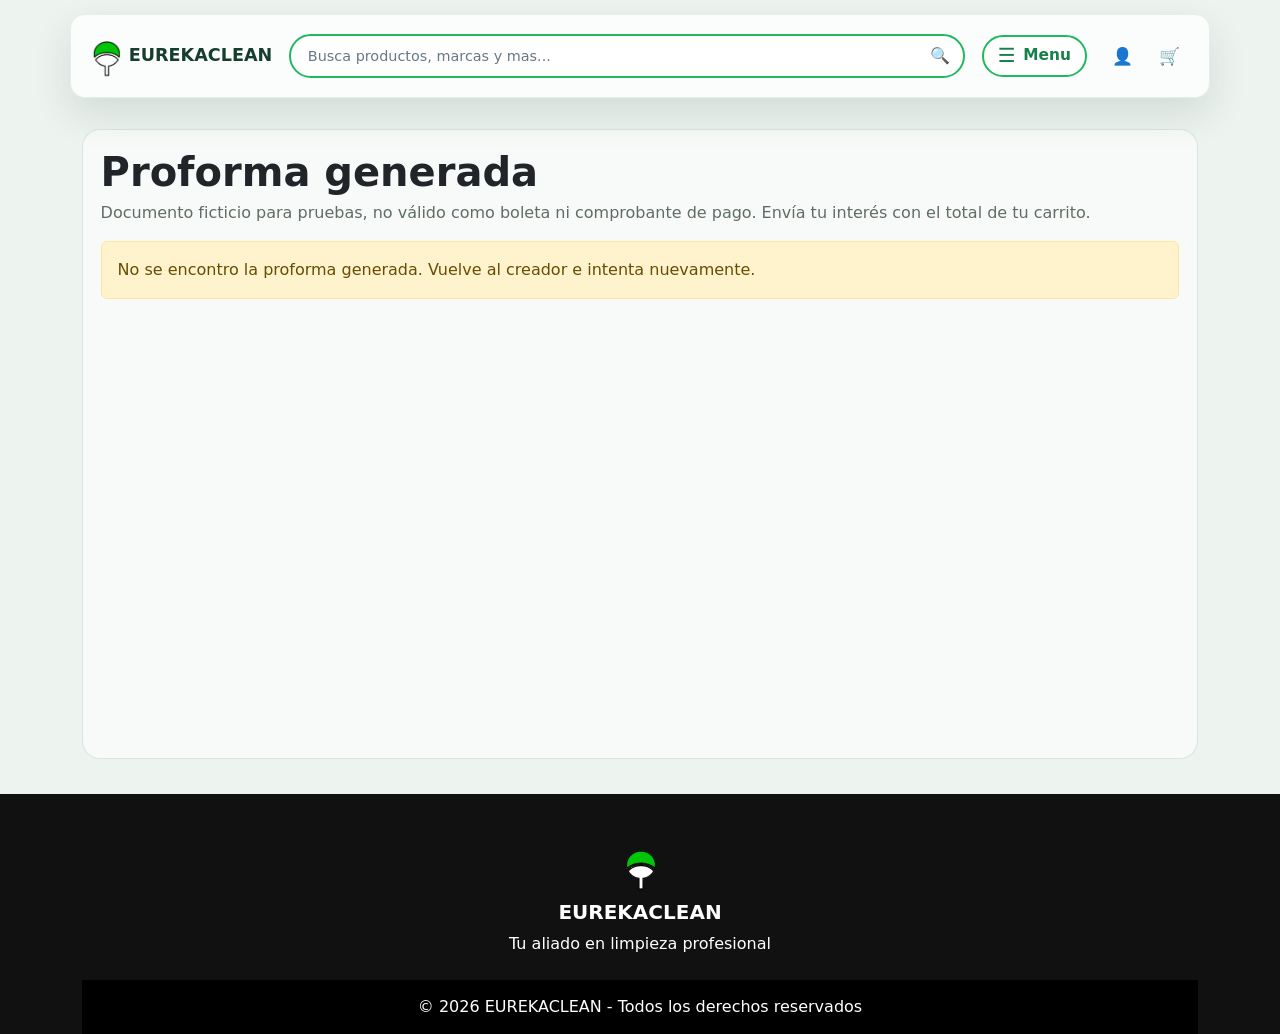
<file: proforma-enviar.html>
﻿<!DOCTYPE html>
<html lang="es" class="page-data-pending">
<head>
  <meta charset="UTF-8">
  <meta name="viewport" content="width=device-width, initial-scale=1.0">
  <title>Enviar proforma | EUREKACLEAN</title>

  <link href="https://cdn.jsdelivr.net/npm/bootstrap@5.3.3/dist/css/bootstrap.min.css" rel="stylesheet" integrity="sha384-QWTKZyjpPEjISv5WaRU9OFeRpok6YctnYmDr5pNlyT2bRjXh0JMhjY6hW+ALEwIH" crossorigin="anonymous">
  <link rel="stylesheet" href="css/style-proforma.css?v=20260605notice1">
  <link rel="icon" type="image/png" href="img/logo.png">
  <link rel="stylesheet" href="css/style-auth-admin.css?v=20260605noflicker1">
  <link rel="stylesheet" href="css/style-mobile.css?v=20260605noflicker1">
  <script src="js/runtime-config.js?v=20261120orders2"></script>
  <script src="js/app-config.js?v=20261120orders2"></script>
  <script src="js/auth-admin-flag.js?v=20260605noflicker1"></script>
</head>
<body class="page-proforma page-proforma-send">
  <nav class="navbar navbar-expand-lg navbar-dark fixed-top custom-navbar">
    <div class="container nav-shell">
      <a class="navbar-brand fw-bold text-white d-inline-flex align-items-center gap-2" href="index.html">
        <img src="img/logo.png" alt="Logo EUREKACLEAN">
        <span>EUREKACLEAN</span>
      </a>

      <button class="navbar-toggler nav-menu-pill" type="button" data-bs-toggle="collapse" data-bs-target="#menu" aria-controls="menu" aria-expanded="false" aria-label="Abrir menu">
        <span class="nav-menu-icon" aria-hidden="true">&#9776;</span>
        <span>Menu</span>
      </button>

      <form class="nav-search" action="tienda.html" method="get" role="search">
        <input name="q" type="search" placeholder="Busca productos, marcas y mas..." aria-label="Buscar productos">
        <button type="submit" aria-label="Buscar">&#128269;</button>
      </form>

      <div class="nav-action-row">
        <div class="nav-auth-action" id="navAuthSlot">
          <a class="nav-icon-link nav-account-link" href="login.html" aria-label="Iniciar sesion">&#128100;</a>
        </div>
        <a class="nav-icon-link nav-cart-link" href="proforma.html" aria-label="Ver proforma">&#128722;<span class="nav-cart-count" hidden>0</span></a>
      </div>

      <div class="collapse navbar-collapse nav-menu-panel" id="menu">
        <ul class="navbar-nav align-items-center">
          <li class="nav-item"><a class="nav-link" href="index.html">Inicio</a></li>
          <li class="nav-item"><a class="nav-link" href="acerca.html">Acerca</a></li>
          <li class="nav-item"><a class="nav-link" href="contacto.html">Contacto</a></li>
          <li class="nav-item"><a class="nav-link" href="tienda.html">Catalogo</a></li>
          <li class="nav-item" data-admin-only><a class="nav-link nav-editor-link" href="editor.html">Editor</a></li>
          <li class="nav-item"><a class="nav-link active" href="proforma.html">Proforma</a></li>
        </ul>
      </div>
    </div>
  </nav>

  <section class="proforma-section">
    <div class="container">
      <div class="proforma-shell proforma-send-shell">
        <div class="proforma-head mb-3">
          <h1>Proforma generada</h1>
          <p>Documento ficticio para pruebas, no válido como boleta ni comprobante de pago. Envía tu interés con el total de tu carrito.</p>
        </div>

        <div id="sendAlert" class="alert d-none" role="alert"></div>

        <div id="sendPanel" class="row g-4 d-none">
          <div class="col-lg-8">
            <div class="proforma-card proforma-send-preview-card">
              <div id="sendPreview" class="proforma-preview proforma-send-preview"></div>
            </div>
          </div>
          <div class="col-lg-4">
            <aside class="proforma-card proforma-send-actions">
              <span class="proforma-whatsapp-kicker proforma-send-kicker"><span aria-hidden="true"></span>Siguiente paso</span>
              <h2 class="h5 fw-bold mt-2 mb-2">Compartir pedido</h2>
              <p class="text-muted small mb-3">El mensaje incluye nombre del cliente, productos, cantidades y monto estimado a pagar. El PDF se puede guardar y adjuntar manualmente.</p>
              <div class="d-grid gap-2">
                <button id="sendDownloadBtn" type="button" class="btn btn-dark btn-sm">Descargar PDF</button>
                <button id="sendWhatsappBtn" type="button" class="btn btn-success btn-sm">Abrir WhatsApp con el pedido</button>
                <button id="sendEmailBtn" type="button" class="btn btn-outline-primary btn-sm">Preparar correo a eurekaverdeweb@gmail.com</button>
                <button id="sendAutoBtn" type="button" class="btn btn-outline-success btn-sm" disabled>Notificar al comercio automáticamente</button>
                <p id="sendAutoInfo" class="small text-muted mb-1">Comprobando disponibilidad del servicio de envío automático...</p>
                <a href="proforma.html" class="btn btn-outline-secondary btn-sm">Volver al creador</a>
                <a href="tienda.html" class="btn btn-outline-dark btn-sm">Volver al catalogo</a>
              </div>
            </aside>
          </div>
        </div>
      </div>
    </div>
  </section>

  <footer class="footer text-white pt-5">
    <div class="container text-center">
      <img src="img/logo.png" alt="Logo EUREKACLEAN" style="height:50px;width:auto;" class="mb-2">
      <h5 class="fw-bold">EUREKACLEAN</h5>
      <p>Tu aliado en limpieza profesional</p>
      <div class="footer-bottom mt-4">
        &copy; 2026 EUREKACLEAN - Todos los derechos reservados
      </div>
    </div>
  </footer>

  <script src="js/catalog-store.js?v=20261120orders2"></script>
  <script src="js/proforma-send-page.js?v=20261120orders1"></script>
  <script src="js/auth-ui.js?v=20261120orders2"></script>
  <script src="https://cdn.jsdelivr.net/npm/bootstrap@5.3.3/dist/js/bootstrap.bundle.min.js" integrity="sha384-YvpcrYf0tY3lHB60NNkmXc5s9fDVZLESaAA55NDzOxhy9GkcIdslK1eN7N6jIeHz" crossorigin="anonymous"></script>
</body>
</html>
</file>
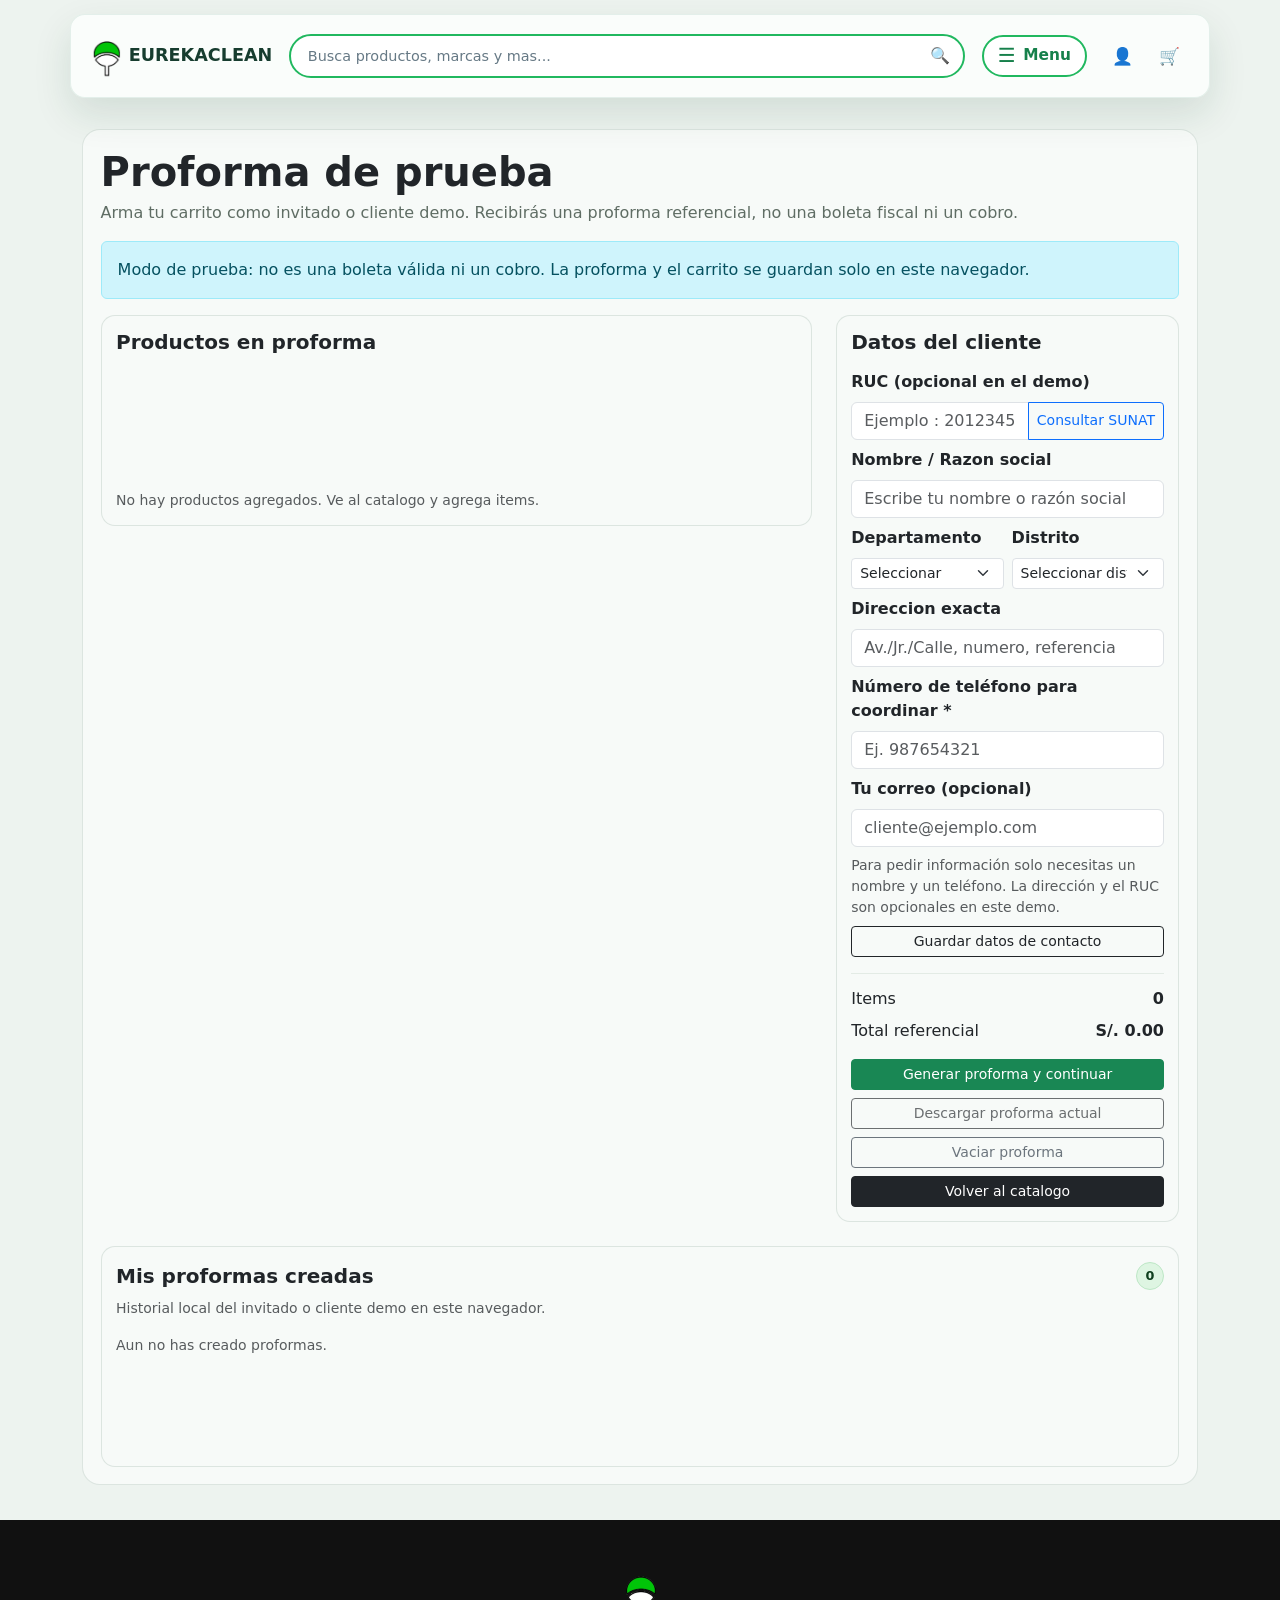
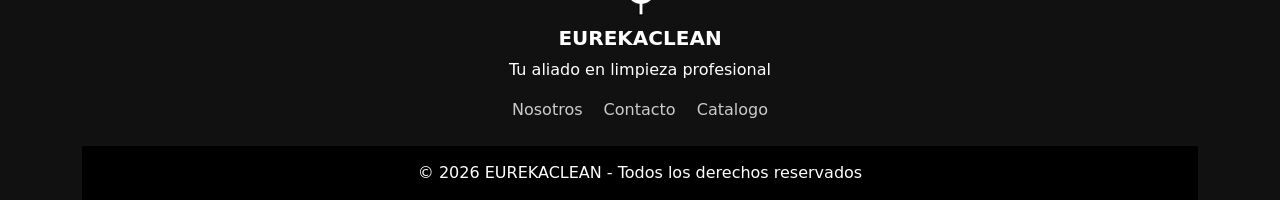
<file: proforma.html>
﻿<!DOCTYPE html>
<html lang="es" class="page-data-pending">
<head>
  <meta charset="UTF-8">
  <meta name="viewport" content="width=device-width, initial-scale=1.0">
  <title>Proforma | EUREKACLEAN</title>

  <link href="https://cdn.jsdelivr.net/npm/bootstrap@5.3.3/dist/css/bootstrap.min.css" rel="stylesheet" integrity="sha384-QWTKZyjpPEjISv5WaRU9OFeRpok6YctnYmDr5pNlyT2bRjXh0JMhjY6hW+ALEwIH" crossorigin="anonymous">
  <link rel="stylesheet" href="css/style-proforma.css?v=20260605print1">
  <link rel="icon" type="image/png" href="img/logo.png">
  <link rel="stylesheet" href="css/style-auth-admin.css?v=20260605noflicker1">
  <link rel="stylesheet" href="css/style-mobile.css?v=20260605noflicker1">
  <script src="js/runtime-config.js?v=20261120orders2"></script>
  <script src="js/app-config.js?v=20261120orders2"></script>
  <script src="js/auth-admin-flag.js?v=20260605noflicker1"></script>
</head>
<body class="page-proforma">
  <nav class="navbar navbar-expand-lg navbar-dark fixed-top custom-navbar">
    <div class="container nav-shell">
      <a class="navbar-brand fw-bold text-white d-inline-flex align-items-center gap-2" href="index.html">
        <img src="img/logo.png" alt="Logo EUREKACLEAN">
        <span>EUREKACLEAN</span>
      </a>

      <button class="navbar-toggler nav-menu-pill" type="button" data-bs-toggle="collapse" data-bs-target="#menu" aria-controls="menu" aria-expanded="false" aria-label="Abrir menu">
        <span class="nav-menu-icon" aria-hidden="true">&#9776;</span>
        <span>Menu</span>
      </button>

      <form class="nav-search" action="tienda.html" method="get" role="search">
        <input name="q" type="search" placeholder="Busca productos, marcas y mas..." aria-label="Buscar productos">
        <button type="submit" aria-label="Buscar">&#128269;</button>
      </form>

      <div class="nav-action-row">
        <div class="nav-auth-action" id="navAuthSlot">
          <a class="nav-icon-link nav-account-link" href="login.html" aria-label="Iniciar sesion">&#128100;</a>
        </div>
        <a class="nav-icon-link nav-cart-link" href="proforma.html" aria-label="Ver proforma">&#128722;<span class="nav-cart-count" hidden>0</span></a>
      </div>

      <div class="collapse navbar-collapse nav-menu-panel" id="menu">
        <ul class="navbar-nav align-items-center">
          <li class="nav-item"><a class="nav-link" href="index.html">Inicio</a></li>
          <li class="nav-item"><a class="nav-link" href="acerca.html">Acerca</a></li>
          <li class="nav-item"><a class="nav-link" href="contacto.html">Contacto</a></li>
          <li class="nav-item"><a class="nav-link" href="tienda.html">Catalogo</a></li>
          <li class="nav-item" data-admin-only><a class="nav-link nav-editor-link" href="editor.html">Editor</a></li>
          <li class="nav-item"><a class="nav-link active" href="proforma.html">Proforma</a></li>
        </ul>
      </div>
    </div>
  </nav>

  <section class="proforma-section">
    <div class="container">
      <div class="proforma-shell">
        <div class="proforma-head mb-3">
          <h1>Proforma de prueba</h1>
          <p>Arma tu carrito como invitado o cliente demo. Recibirás una proforma referencial, no una boleta fiscal ni un cobro.</p>
        </div>

        <div id="accessAlert" class="alert d-none" role="alert"></div>

        <div id="customerPanel" class="d-none">
          <div class="row g-4">
            <div class="col-lg-8">
              <div class="proforma-card">
                <h2 class="h5 fw-bold mb-3">Productos en proforma</h2>
                <div id="proformaItems" class="proforma-items"></div>
                <p id="proformaEmpty" class="text-muted small mb-0">No hay productos agregados. Ve al catalogo y agrega items.</p>
              </div>
            </div>

            <div class="col-lg-4">
              <div class="proforma-card">
                <h2 class="h5 fw-bold mb-3">Datos del cliente</h2>

                <label for="rucInput" class="form-label fw-semibold">RUC (opcional en el demo)</label>
                <div class="input-group mb-2">
                  <input id="rucInput" type="text" class="form-control" maxlength="11" placeholder="Ejemplo : 20123456789" inputmode="numeric">
                  <button id="lookupRucBtn" type="button" class="btn btn-outline-primary btn-sm">Consultar SUNAT</button>
                </div>
                <label for="customerNameInput" class="form-label fw-semibold">Nombre / Razon social</label>
                <input id="customerNameInput" type="text" class="form-control mb-2" maxlength="180" placeholder="Escribe tu nombre o razón social">
                <div class="row g-2">
                  <div class="col-md-6">
                    <label for="customerDepartmentInput" class="form-label fw-semibold">Departamento</label>
                    <select id="customerDepartmentInput" class="form-select form-select-sm mb-2">
                      <option value="">Seleccionar</option>
                      <option value="Lima">Lima</option>
                    </select>
                  </div>
                  <div class="col-md-6">
                    <label for="customerDistrictInput" class="form-label fw-semibold">Distrito</label>
                    <select id="customerDistrictInput" class="form-select form-select-sm mb-2">
                      <option value="">Seleccionar distrito</option>
                      <option value="Ancon">Ancon</option>
                      <option value="Ate">Ate</option>
                      <option value="Barranco">Barranco</option>
                      <option value="Brena">Brena</option>
                      <option value="Carabayllo">Carabayllo</option>
                      <option value="Chaclacayo">Chaclacayo</option>
                      <option value="Chorrillos">Chorrillos</option>
                      <option value="Cieneguilla">Cieneguilla</option>
                      <option value="Comas">Comas</option>
                      <option value="El Agustino">El Agustino</option>
                      <option value="Independencia">Independencia</option>
                      <option value="Jesus Maria">Jesus Maria</option>
                      <option value="La Molina">La Molina</option>
                      <option value="La Victoria">La Victoria</option>
                      <option value="Lima">Lima</option>
                      <option value="Lince">Lince</option>
                      <option value="Los Olivos">Los Olivos</option>
                      <option value="Lurigancho">Lurigancho</option>
                      <option value="Lurin">Lurin</option>
                      <option value="Magdalena del Mar">Magdalena del Mar</option>
                      <option value="Miraflores">Miraflores</option>
                      <option value="Pachacamac">Pachacamac</option>
                      <option value="Pucusana">Pucusana</option>
                      <option value="Pueblo Libre">Pueblo Libre</option>
                      <option value="Puente Piedra">Puente Piedra</option>
                      <option value="Punta Hermosa">Punta Hermosa</option>
                      <option value="Punta Negra">Punta Negra</option>
                      <option value="Rimac">Rimac</option>
                      <option value="San Bartolo">San Bartolo</option>
                      <option value="San Borja">San Borja</option>
                      <option value="San Isidro">San Isidro</option>
                      <option value="San Juan de Lurigancho">San Juan de Lurigancho</option>
                      <option value="San Juan de Miraflores">San Juan de Miraflores</option>
                      <option value="San Luis">San Luis</option>
                      <option value="San Martin de Porres">San Martin de Porres</option>
                      <option value="San Miguel">San Miguel</option>
                      <option value="Santa Anita">Santa Anita</option>
                      <option value="Santa Maria del Mar">Santa Maria del Mar</option>
                      <option value="Santa Rosa">Santa Rosa</option>
                      <option value="Santiago de Surco">Santiago de Surco</option>
                      <option value="Surquillo">Surquillo</option>
                      <option value="Villa El Salvador">Villa El Salvador</option>
                      <option value="Villa Maria del Triunfo">Villa Maria del Triunfo</option>
                    </select>
                  </div>
                </div>
                <label for="customerAddressInput" class="form-label fw-semibold">Direccion exacta</label>
                <input id="customerAddressInput" type="text" class="form-control mb-2" maxlength="180" placeholder="Av./Jr./Calle, numero, referencia">
                <label for="customerPhoneInput" class="form-label fw-semibold">Número de teléfono para coordinar *</label>
                <input id="customerPhoneInput" type="tel" class="form-control mb-2" maxlength="15" placeholder="Ej. 987654321" inputmode="tel">
                <label for="customerEmailInput" class="form-label fw-semibold">Tu correo (opcional)</label>
                <input id="customerEmailInput" type="email" class="form-control mb-2" maxlength="180" placeholder="cliente@ejemplo.com">
                <p class="small text-muted mb-2">Para pedir información solo necesitas un nombre y un teléfono. La dirección y el RUC son opcionales en este demo.</p>
                <button id="saveRucBtn" type="button" class="btn btn-outline-dark btn-sm w-100 mb-3">Guardar datos de contacto</button>

                <div class="proforma-summary">
                  <div class="d-flex justify-content-between mb-2">
                    <span>Items</span>
                    <strong id="summaryItems">0</strong>
                  </div>
                  <div class="d-flex justify-content-between mb-3">
                    <span>Total referencial</span>
                    <strong id="summaryTotal">S/. 0.00</strong>
                  </div>

                  <div class="d-grid gap-2">
                    <button id="previewProformaBtn" type="button" class="btn btn-success btn-sm">Generar proforma y continuar</button>
                    <button id="downloadCurrentBtn" type="button" class="btn btn-outline-dark btn-sm" disabled>Descargar proforma actual</button>
                    <button id="clearProformaBtn" type="button" class="btn btn-outline-secondary btn-sm">Vaciar proforma</button>
                    <a href="tienda.html" class="btn btn-dark btn-sm">Volver al catalogo</a>
                  </div>
                </div>
              </div>
            </div>
          </div>

          <div class="proforma-card mt-4">
            <div class="d-flex justify-content-between align-items-center mb-2">
              <h2 class="h5 fw-bold mb-0">Mis proformas creadas</h2>
              <span id="historyCountBadge" class="history-count-badge">0</span>
            </div>
            <p class="text-muted small mb-3">Historial local del invitado o cliente demo en este navegador.</p>
            <p id="proformaHistoryEmpty" class="text-muted small mb-0">Aun no has creado proformas.</p>
            <div id="proformaHistoryList" class="history-list"></div>
          </div>
        </div>
      </div>
    </div>
  </section>

  <div class="modal fade proforma-preview-modal" id="proformaPreviewModal" tabindex="-1" aria-labelledby="proformaPreviewTitle" aria-hidden="true">
    <div class="modal-dialog modal-dialog-centered modal-dialog-scrollable modal-xl">
      <div class="modal-content">
        <div class="modal-header">
          <h2 class="modal-title h5 mb-0 fw-bold" id="proformaPreviewTitle">Vista previa de proforma</h2>
          <button type="button" class="btn-close" data-bs-dismiss="modal" aria-label="Cerrar"></button>
        </div>
        <div class="modal-body">
          <div id="proformaPreview" class="proforma-preview d-none"></div>
        </div>
        <div class="modal-footer">
          <button id="modalDownloadBtn" type="button" class="btn btn-dark btn-sm" disabled>Descargar PDF</button>
          <button type="button" class="btn btn-outline-secondary btn-sm" data-bs-dismiss="modal">Cerrar</button>
        </div>
      </div>
    </div>
  </div>

  <footer class="footer text-white pt-5">
    <div class="container text-center">
      <img src="img/logo.png" alt="Logo EUREKACLEAN" style="height:50px;width:auto;" class="mb-2">
      <h5 class="fw-bold">EUREKACLEAN</h5>
      <p>Tu aliado en limpieza profesional</p>
      <div class="mt-3">
        <a href="acerca.html" class="me-3">Nosotros</a>
        <a href="contacto.html" class="me-3">Contacto</a>
        <a href="tienda.html">Catalogo</a>
      </div>
      <div class="footer-bottom mt-4">
        &copy; 2026 EUREKACLEAN - Todos los derechos reservados
      </div>
    </div>
  </footer>

  <script src="js/catalog-store.js?v=20261120orders2"></script>
  <script src="js/proforma-page.js?v=20261120orders2"></script>
  <script src="js/auth-ui.js?v=20261120orders2"></script>
  <script src="https://cdn.jsdelivr.net/npm/bootstrap@5.3.3/dist/js/bootstrap.bundle.min.js" integrity="sha384-YvpcrYf0tY3lHB60NNkmXc5s9fDVZLESaAA55NDzOxhy9GkcIdslK1eN7N6jIeHz" crossorigin="anonymous"></script>
</body>
</html>
</file>
<file: css/style-acerca.css>
:root {
  --brand: #47c924;
  --brand-dark: #2f8d18;
  --ink: #1a2a21;
  --muted: #607068;
  --soft: #f3f8f4;
}

body {
  font-family: system-ui, -apple-system, "Segoe UI", Arial, sans-serif;
  padding-top: 56px;
  background: #eef4ef;
  color: var(--ink);
}

.custom-navbar {
  background: linear-gradient(118deg, #47c924 0%, #21b85f 52%, #1b8f85 100%);
  transition: all 0.3s ease;
  box-shadow: 0 10px 30px rgba(14, 72, 47, 0.18);
}

.navbar-brand {
  font-weight: 800;
  letter-spacing: 1px;
}

.nav-link {
  font-weight: 600;
  color: white !important;
}

.nav-link.active {
  border-bottom: 2px solid #fff;
}

.nav-link:hover {
  opacity: 0.8;
}

.navbar-toggler {
  transition: background-color 0.3s ease;
}

.navbar-toggler:hover {
  background-color: rgba(255, 255, 255, 0.1);
}

.about-hero {
  background:
    linear-gradient(120deg, rgba(10, 33, 17, 0.8), rgba(10, 33, 17, 0.58)),
    url('../img/home/hero-about-cleaning.jpg') center/cover no-repeat;
  color: #fff;
  padding: 5.5rem 0 4.8rem;
}

.about-hero h1 {
  font-weight: 800;
}

.about-hero p {
  max-width: 760px;
  color: rgba(255, 255, 255, 0.92);
}

.pill-badge {
  display: inline-block;
  padding: 0.45rem 0.9rem;
  border-radius: 999px;
  border: 1px solid rgba(255, 255, 255, 0.35);
  font-size: 0.82rem;
  font-weight: 700;
  letter-spacing: 0.04em;
  margin-bottom: 1rem;
}

.section-title {
  font-weight: 800;
  margin-bottom: 0.75rem;
}

.section-subtitle {
  color: var(--muted);
  max-width: 760px;
  margin: 0 auto 2rem;
}

.info-card {
  border: 1px solid #e8eee9;
  border-radius: 16px;
  background: #fff;
  box-shadow: 0 14px 30px rgba(0, 0, 0, 0.06);
  padding: 1.5rem;
  height: 100%;
}

.info-card h3 {
  font-size: 1.2rem;
  font-weight: 800;
}

.info-card p {
  color: var(--muted);
  margin-bottom: 0;
}

.stat-box {
  background: var(--soft);
  border: 1px solid #dfebdf;
  border-radius: 14px;
  text-align: center;
  padding: 1rem;
  height: 100%;
}

.stat-box strong {
  display: block;
  font-size: 1.7rem;
  color: var(--brand-dark);
  font-weight: 800;
  line-height: 1;
}

.stat-box span {
  font-size: 0.9rem;
  color: var(--muted);
}

/* "Cómo trabajamos" – equal-height columns */
.timeline-col {
  display: flex;
  flex-direction: column;
  height: 100%;
}

.timeline-item {
  border-left: 3px solid var(--brand);
  padding-left: 1rem;
  border-radius: 12px;
  margin-bottom: 0;
  flex: 1;
  display: flex;
  flex-direction: column;
  justify-content: center;
}

.timeline-item h4 {
  font-size: 1rem;
  font-weight: 800;
  margin-bottom: 0.2rem;
}

.timeline-item p {
  color: var(--muted);
  margin-bottom: 0;
  font-size: 0.95rem;
}

.feature-card {
  position: relative;
  overflow: hidden;
  border-color: #dceadf;
}

.feature-card::after {
  content: "";
  position: absolute;
  top: -40px;
  right: -40px;
  width: 120px;
  height: 120px;
  border-radius: 50%;
  background: radial-gradient(circle, rgba(71, 201, 36, 0.12) 0%, rgba(71, 201, 36, 0) 70%);
  pointer-events: none;
}

.feature-index {
  display: inline-flex;
  align-items: center;
  justify-content: center;
  width: 38px;
  height: 38px;
  border-radius: 999px;
  font-size: 0.84rem;
  font-weight: 800;
  color: #0f613e;
  background: #ddf8ea;
  border: 1px solid #afe8cd;
  margin-bottom: 0.65rem;
}

.feature-list,
.commitment-list {
  margin: 0.85rem 0 0;
  padding-left: 1.1rem;
  color: #4f665b;
}

.feature-list li,
.commitment-list li {
  margin-bottom: 0.4rem;
}

.side-note-card h3 {
  margin-bottom: 0.65rem;
}

.coverage-grid {
  display: grid;
  gap: 0.6rem;
}

.coverage-chip {
  border: 1px solid #dce9e1;
  background: #f6fbf8;
  border-radius: 12px;
  padding: 0.75rem 0.82rem;
}

.coverage-chip strong {
  display: block;
  margin-bottom: 0.18rem;
  font-size: 0.95rem;
  color: #194533;
}

.coverage-chip span {
  font-size: 0.9rem;
  color: #577065;
}

.sector-cloud {
  display: flex;
  flex-wrap: wrap;
  gap: 0.45rem;
}

.sector-pill {
  display: inline-flex;
  align-items: center;
  border-radius: 999px;
  border: 1px solid #cde5d7;
  background: #f2faf6;
  color: #1a573e;
  font-size: 0.82rem;
  font-weight: 700;
  padding: 0.3rem 0.7rem;
}

.about-cta {
  display: flex;
  justify-content: space-between;
  align-items: center;
  gap: 1rem;
  background: linear-gradient(124deg, #143529 0%, #1a5a3f 54%, #207654 100%);
  border: 1px solid rgba(199, 236, 216, 0.28);
  border-radius: 18px;
  padding: 1.35rem;
  color: #ecfff5;
  box-shadow: 0 14px 30px rgba(12, 45, 32, 0.25);
}

.about-cta h2 {
  font-size: 1.45rem;
  font-weight: 800;
  margin: 0.4rem 0 0.5rem;
}

.about-cta p {
  margin: 0;
  max-width: 680px;
  color: rgba(236, 255, 245, 0.9);
}

.about-cta-actions {
  display: flex;
  flex-wrap: wrap;
  gap: 0.6rem;
  align-items: center;
  justify-content: flex-end;
}

.pill-badge-solid {
  border-color: rgba(255, 255, 255, 0.34);
  background: rgba(255, 255, 255, 0.16);
}

html.theme-dark:not(.auth-is-admin) body .section-subtitle,
html.theme-dark:not(.auth-is-admin) body .info-card p,
html.theme-dark:not(.auth-is-admin) body .timeline-item p,
html.theme-dark:not(.auth-is-admin) body .feature-list,
html.theme-dark:not(.auth-is-admin) body .commitment-list,
html.theme-dark:not(.auth-is-admin) body .stat-box span {
  color: #c5d3e2;
}

html.theme-dark:not(.auth-is-admin) body .feature-card {
  border-color: rgba(210, 224, 238, 0.16);
}

html.theme-dark:not(.auth-is-admin) body .feature-index,
html.theme-dark:not(.auth-is-admin) body .sector-pill {
  background: #152a3d;
  color: #d9e9f8;
  border-color: rgba(214, 230, 248, 0.26);
}

html.theme-dark:not(.auth-is-admin) body .coverage-chip {
  background: #132334;
  border-color: rgba(210, 224, 238, 0.17);
}

html.theme-dark:not(.auth-is-admin) body .coverage-chip strong {
  color: #e8f2fc;
}

html.theme-dark:not(.auth-is-admin) body .coverage-chip span {
  color: #c5d3e2;
}

@media (max-width: 991.98px) {
  .about-cta {
    flex-direction: column;
    align-items: flex-start;
  }

  .about-cta-actions {
    justify-content: flex-start;
  }
}

.footer {
  background: #101411;
  color: white;
}

.footer a {
  color: #c8d2ca;
  text-decoration: none;
}

.footer a:hover {
  color: var(--brand);
}
</file>
<file: css/style-auth-admin.css>
html.auth-is-admin .custom-navbar {
  background: linear-gradient(120deg, #061711 0%, #09241a 58%, #0e3525 100%) !important;
  border-bottom: 1px solid rgba(84, 214, 141, .26);
  box-shadow: 0 10px 26px rgba(2, 20, 13, .42);
}

html.auth-is-admin .navbar-brand span {
  color: #f4fff8 !important;
}

html.auth-is-admin .nav-link {
  color: #e6f7ec !important;
}

html.auth-is-admin .nav-link.active {
  border-bottom: 2px solid #54d68d;
}

html.auth-is-admin .nav-link:hover {
  opacity: 1;
  color: #ffffff !important;
}

html.auth-preload.auth-has-session #navAuthSlot {
  min-width: 210px;
}

html.auth-preload *,
html.auth-preload *::before,
html.auth-preload *::after {
  animation: none !important;
  transition: none !important;
}

html.auth-preload body {
  visibility: visible !important;
}

html.auth-preload #navAuthSlot {
  min-width: 78px;
  min-height: 42px;
}

html:not(.auth-is-admin) [data-admin-only] {
  display: none !important;
}

.nav-editor-link {
  background: #000;
  color: #fff !important;
  border: 1px solid rgba(255, 255, 255, .45);
  border-radius: 999px;
  padding: .32rem .82rem !important;
  line-height: 1.1;
  box-shadow: 0 8px 16px rgba(0, 0, 0, .28);
}

.nav-editor-link:hover,
.nav-editor-link:focus,
.nav-editor-link.active {
  background: #151515;
  color: #fff !important;
  border-color: #fff;
}

html.auth-is-admin *,
html.auth-is-admin *::before,
html.auth-is-admin *::after {
  animation-delay: 0s !important;
  animation-duration: 0.01ms !important;
  transition-delay: 0s !important;
  transition-duration: 0.01ms !important;
}

html.auth-is-admin body.scroll-reveal-enabled .scroll-reveal-item {
  opacity: 1 !important;
  transform: none !important;
  filter: none !important;
}

html.auth-is-admin .navbar-toggler {
  border-color: rgba(214, 224, 236, .42);
}

html.auth-is-admin .navbar-toggler:focus {
  box-shadow: 0 0 0 .18rem rgba(190, 200, 214, .18);
}

html.auth-is-admin .navbar-toggler-icon {
  filter: invert(1) brightness(1.85);
}

html.auth-is-admin body.page-index,
html.auth-is-admin body.page-acerca,
html.auth-is-admin body.page-login {
  background:
    radial-gradient(circle at 10% 0%, rgba(43, 186, 94, .12), transparent 30%),
    radial-gradient(circle at 88% 10%, rgba(27, 143, 133, .1), transparent 28%),
    #eef3ef !important;
  color: #17231d !important;
}

html.auth-is-admin body.page-index .promo-shell,
html.auth-is-admin body.page-index .promo-carousel-frame,
html.auth-is-admin body.page-index .promo-card,
html.auth-is-admin body.page-index .featured-sellers-shell,
html.auth-is-admin body.page-index .featured-sellers-frame,
html.auth-is-admin body.page-index .featured-seller-card,
html.auth-is-admin body.page-index .new-product-shell,
html.auth-is-admin body.page-index .blog-card,
html.auth-is-admin body.page-acerca .info-card,
html.auth-is-admin body.page-acerca .stat-box,
html.auth-is-admin body.page-acerca .timeline-item,
html.auth-is-admin body.page-acerca .feature-card,
html.auth-is-admin body.page-acerca .coverage-chip,
html.auth-is-admin body.page-login .auth-card {
  background: #f8fbf9 !important;
  border-color: rgba(20, 50, 35, .15) !important;
  box-shadow: 0 14px 30px rgba(13, 38, 27, .08) !important;
  color: #14231b !important;
}

html.auth-is-admin body.page-index .promo-title,
html.auth-is-admin body.page-index .promo-name,
html.auth-is-admin body.page-index .featured-seller-name,
html.auth-is-admin body.page-index .clean-blog .section-head h2,
html.auth-is-admin body.page-index .blog-card h3,
html.auth-is-admin body.page-acerca .section-title,
html.auth-is-admin body.page-acerca .info-card h3,
html.auth-is-admin body.page-acerca .timeline-item h4,
html.auth-is-admin body.page-acerca .coverage-chip strong,
html.auth-is-admin body.page-login .auth-title,
html.auth-is-admin body.page-login .form-label {
  color: #1a2a21 !important;
}

html.auth-is-admin body.page-index .promo-subtitle,
html.auth-is-admin body.page-index .promo-description,
html.auth-is-admin body.page-index .featured-seller-code,
html.auth-is-admin body.page-index .featured-sellers-subtitle,
html.auth-is-admin body.page-index .blog-card p,
html.auth-is-admin body.page-acerca .section-subtitle,
html.auth-is-admin body.page-acerca .info-card p,
html.auth-is-admin body.page-acerca .timeline-item p,
html.auth-is-admin body.page-acerca .feature-list,
html.auth-is-admin body.page-acerca .commitment-list,
html.auth-is-admin body.page-acerca .coverage-chip span,
html.auth-is-admin body.page-acerca .stat-box span,
html.auth-is-admin body.page-login .auth-subtitle,
html.auth-is-admin body.page-login .small,
html.auth-is-admin body.page-login .text-muted {
  color: #4f6156 !important;
}

html.auth-is-admin body.page-index .promo-category,
html.auth-is-admin body.page-index .featured-seller-category,
html.auth-is-admin body.page-acerca .sector-pill,
html.auth-is-admin body.page-acerca .feature-index {
  background: #e8f2ec !important;
  color: #1c543c !important;
  border-color: #cfe0d5 !important;
}

html.auth-is-admin body.page-index .promo-count-badge,
html.auth-is-admin body.page-index .featured-sellers-badge,
html.auth-is-admin body.page-acerca .stat-box {
  background: #f2f7f4 !important;
  color: #194a34 !important;
  border-color: #d7e4dc !important;
  box-shadow: none !important;
}

html.auth-is-admin body.page-index .promo-old-price,
html.auth-is-admin body.page-acerca .stat-box strong {
  color: #2f6e4e !important;
}

html.auth-is-admin body.page-login .form-control,
html.auth-is-admin body.page-login .form-select,
html.auth-is-admin body.page-login textarea {
  background: #ffffff !important;
  color: #1f2c24 !important;
  border-color: #d3e0d7 !important;
}

html.auth-is-admin body.page-login .form-control::placeholder,
html.auth-is-admin body.page-login textarea::placeholder {
  color: #6e7f74 !important;
}

@media (max-width: 991.98px) {
  html.auth-preload.auth-has-session #navAuthSlot {
    min-width: 78px;
  }
}
/* Static shared auth and theme UI styles */
      .auth-user-pill {
        display: inline-flex;
        align-items: center;
        gap: .5rem;
        background: #ffffff;
        border-radius: 999px;
        padding: .28rem .55rem .28rem .32rem;
        text-decoration: none;
        color: #1f2c24;
        box-shadow: 0 6px 16px rgba(0,0,0,.12);
        border: 1px solid rgba(0,0,0,.06);
      }
      html:not(.auth-is-admin) body [data-admin-only] {
        display: none !important;
      }
      .auth-slot-wrap {
        display: inline-flex;
        align-items: center;
        gap: .45rem;
      } 
      .theme-min-toggle.btn {
        width: 40px;
        min-width: 40px;
        height: 40px;
        min-height: 40px;
        border: 1px solid rgba(23, 61, 47, .16) !important;
        border-radius: 11px !important;
        display: inline-flex;
        align-items: center;
        justify-content: center;
        padding: 0;
        box-sizing: border-box;
        overflow: hidden;
        background-clip: padding-box;
        -webkit-appearance: none;
        appearance: none;
        box-shadow: none !important;
        transition: background-color .2s ease, border-color .2s ease, color .2s ease, transform .2s ease;
      }
      .theme-min-toggle.btn[data-theme="light"] {
        background: #f7faf8 !important;
        border-color: rgba(23, 61, 47, .16) !important;
        color: #176b42 !important;
      }
      .theme-min-toggle.btn[data-theme="dark"] {
        background: #172433 !important;
        border-color: rgba(220, 233, 246, .18) !important;
        color: #e7eef7 !important;
      }
      .theme-min-toggle.btn:hover {
        transform: translateY(-1px);
      }
      .theme-min-toggle.btn:focus,
      .theme-min-toggle.btn:focus-visible,
      .theme-min-toggle.btn:active {
        outline: none;
        box-shadow: 0 0 0 .18rem rgba(33, 184, 95, .16) !important;
      }
      .theme-min-glyph {
        color: currentColor;
        font-size: 18px;
        line-height: 1;
        transition: transform .25s ease;
      }
      .theme-min-toggle.btn[data-theme="dark"] .theme-min-glyph {
        transform: rotate(-18deg);
      }
      .nav-editor-link {
        background: #000;
        color: #fff !important;
        border: 1px solid rgba(255, 255, 255, .45);
        border-radius: 999px;
        padding: .32rem .82rem !important;
        line-height: 1.1;
        box-shadow: 0 8px 16px rgba(0, 0, 0, .28);
      }
      .nav-editor-link:hover,
      .nav-editor-link:focus {
        background: #151515;
        color: #fff !important;
      }
      .nav-editor-link.active {
        background: #111;
        border-color: #fff;
      }
      html.auth-is-admin body .custom-navbar {
        background: linear-gradient(120deg, #061711 0%, #09241a 58%, #0e3525 100%) !important;
        border-bottom: 1px solid rgba(84, 214, 141, .26);
        box-shadow: 0 10px 26px rgba(2, 20, 13, .42);
      }
      html.auth-is-admin body .navbar-brand span {
        color: #f4fff8 !important;
      }
      html.auth-is-admin body .nav-link {
        color: #e6f7ec !important;
      }
      html.auth-is-admin body .nav-link.active {
        border-bottom: 2px solid #54d68d;
      }
      html.auth-is-admin body .nav-link:hover {
        opacity: 1;
        color: #ffffff !important;
      }
      html.auth-is-admin body .navbar-toggler {
        border-color: rgba(214, 224, 236, .42);
      }
      html.auth-is-admin body .navbar-toggler:focus {
        box-shadow: 0 0 0 .18rem rgba(190, 200, 214, .18);
      }
      html.auth-is-admin body .navbar-toggler-icon {
        filter: invert(1) brightness(1.85);
      }
      html.auth-is-admin body.page-index,
      html.auth-is-admin body.page-acerca,
      html.auth-is-admin body.page-login {
        background:
          radial-gradient(circle at 10% 0%, rgba(43, 186, 94, .12), transparent 30%),
          radial-gradient(circle at 88% 10%, rgba(27, 143, 133, .1), transparent 28%),
          #eef3ef !important;
        color: #17231d !important;
      }
      html.auth-is-admin body.page-index .promo-shell,
      html.auth-is-admin body.page-index .promo-carousel-frame,
      html.auth-is-admin body.page-index .promo-card,
      html.auth-is-admin body.page-index .featured-sellers-shell,
      html.auth-is-admin body.page-index .featured-sellers-frame,
      html.auth-is-admin body.page-index .featured-seller-card,
      html.auth-is-admin body.page-index .new-product-shell,
      html.auth-is-admin body.page-index .blog-card,
      html.auth-is-admin body.page-acerca .info-card,
      html.auth-is-admin body.page-acerca .stat-box,
      html.auth-is-admin body.page-acerca .timeline-item,
      html.auth-is-admin body.page-acerca .feature-card,
      html.auth-is-admin body.page-acerca .coverage-chip,
      html.auth-is-admin body.page-login .auth-card {
        background: #f8fbf9 !important;
        border-color: rgba(20, 50, 35, .15) !important;
        box-shadow: 0 14px 30px rgba(13, 38, 27, .08) !important;
        color: #14231b !important;
      }
      html.auth-is-admin body.page-index .promo-title,
      html.auth-is-admin body.page-index .promo-name,
      html.auth-is-admin body.page-index .featured-seller-name,
      html.auth-is-admin body.page-index .clean-blog .section-head h2,
      html.auth-is-admin body.page-index .blog-card h3,
      html.auth-is-admin body.page-acerca .section-title,
      html.auth-is-admin body.page-acerca .info-card h3,
      html.auth-is-admin body.page-acerca .timeline-item h4,
      html.auth-is-admin body.page-acerca .coverage-chip strong,
      html.auth-is-admin body.page-login .auth-title,
      html.auth-is-admin body.page-login .form-label {
        color: #1a2a21 !important;
      }
      html.auth-is-admin body.page-index .promo-subtitle,
      html.auth-is-admin body.page-index .promo-description,
      html.auth-is-admin body.page-index .featured-seller-code,
      html.auth-is-admin body.page-index .featured-sellers-subtitle,
      html.auth-is-admin body.page-index .blog-card p,
      html.auth-is-admin body.page-acerca .section-subtitle,
      html.auth-is-admin body.page-acerca .info-card p,
      html.auth-is-admin body.page-acerca .timeline-item p,
      html.auth-is-admin body.page-acerca .feature-list,
      html.auth-is-admin body.page-acerca .commitment-list,
      html.auth-is-admin body.page-acerca .coverage-chip span,
      html.auth-is-admin body.page-acerca .stat-box span,
      html.auth-is-admin body.page-login .auth-subtitle,
      html.auth-is-admin body.page-login .small,
      html.auth-is-admin body.page-login .text-muted {
        color: #4f6156 !important;
      }
      html.auth-is-admin body.page-index .promo-category,
      html.auth-is-admin body.page-index .featured-seller-category,
      html.auth-is-admin body.page-acerca .sector-pill,
      html.auth-is-admin body.page-acerca .feature-index {
        background: #e8f2ec !important;
        color: #1c543c !important;
        border-color: #cfe0d5 !important;
      }
      html.auth-is-admin body.page-index .promo-count-badge,
      html.auth-is-admin body.page-index .featured-sellers-badge,
      html.auth-is-admin body.page-acerca .stat-box {
        background: #f2f7f4 !important;
        color: #194a34 !important;
        border-color: #d7e4dc !important;
        box-shadow: none !important;
      }
      html.auth-is-admin body.page-index .promo-old-price,
      html.auth-is-admin body.page-acerca .stat-box strong {
        color: #2f6e4e !important;
      }
      html.auth-is-admin body.page-login .form-control,
      html.auth-is-admin body.page-login .form-select,
      html.auth-is-admin body.page-login textarea {
        background: #ffffff !important;
        color: #1f2c24 !important;
        border-color: #d3e0d7 !important;
      }
      html.auth-is-admin body.page-login .form-control::placeholder,
      html.auth-is-admin body.page-login textarea::placeholder {
        color: #6e7f74 !important;
      }
      .auth-user-pill:hover {
        color: #1f2c24;
        background: #f8faf9;
      }
      .auth-user-pill.admin {
        background: linear-gradient(135deg, #eafff0, #c9f4d8);
        border-color: rgba(33, 184, 95, .36);
        color: #123d29;
      }
      .auth-user-pill.admin:hover {
        background: linear-gradient(135deg, #f4fff7, #d8f8e2);
        color: #0f3323;
      }
      .auth-avatar {
        width: 30px;
        height: 30px;
        border-radius: 50%;
        display: inline-flex;
        align-items: center;
        justify-content: center;
        font-weight: 800;
        color: #fff;
        background: linear-gradient(135deg, #47c924, #2f8d18);
        text-transform: uppercase;
      }
      .auth-user-pill.admin .auth-avatar {
        background: linear-gradient(135deg, #21b85f, #147a45);
        color: #ffffff;
      }
      .auth-email {
        font-size: .8rem;
        font-weight: 700;
        max-width: 160px;
        white-space: nowrap;
        overflow: hidden;
        text-overflow: ellipsis;
      }
      .auth-role-badge {
        font-size: .62rem;
        font-weight: 800;
        letter-spacing: .04em;
        color: #0f6240;
        background: #ffffff;
        border: 1px solid rgba(33, 184, 95, .28);
        border-radius: 999px;
        padding: .12rem .42rem;
        line-height: 1.1;
      }
      .auth-logout-btn {
        width: 38px;
        min-width: 38px;
        max-width: 38px;
        height: 38px;
        border: 1px solid rgba(33, 184, 95, .24);
        border-radius: 50%;
        padding: 0;
        color: #16804b;
        background: rgba(33, 184, 95, .1);
        display: inline-flex;
        align-items: center;
        justify-content: center;
        font-size: .76rem;
        font-weight: 800;
        box-shadow: none;
      }
      .auth-logout-btn:hover {
        background: rgba(33, 184, 95, .16);
        color: #0f6240;
      }
      .auth-logout-btn svg {
        width: 16px;
        height: 16px;
        flex-shrink: 0;
      }
      .auth-logout-text {
        line-height: 1;
      }
      html.theme-light body {
        color-scheme: light;
      }
      html.theme-dark body {
        background: #0f1720;
        color: #e6edf5;
        color-scheme: dark;
      }
      html.theme-dark body .text-dark,
      html.theme-dark body .text-black,
      html.theme-dark body .text-body,
      html.theme-dark body .text-body-emphasis,
      html.theme-dark body .text-secondary,
      html.theme-dark body .text-body-secondary,
      html.theme-dark body .text-black-50,
      html.theme-dark body .form-label,
      html.theme-dark body label {
        color: #e6edf5 !important;
      }
      html.theme-dark body a:not(.nav-link):not(.btn):not(.navbar-brand) {
        color: #9acbff;
      }
      html.theme-dark body .lead,
      html.theme-dark body .small,
      html.theme-dark body .small-note,
      html.theme-dark body .section-subtitle {
        color: #c5d3e1 !important;
      }
      html.theme-dark body .auth-logout-btn,
      html.theme-dark body .auth-user-pill {
        background: #1a2633;
        color: #e6edf5;
        border-color: rgba(216, 227, 239, .2);
      }
      html.theme-dark body .auth-user-pill:hover,
      html.theme-dark body .auth-logout-btn:hover {
        background: #223244;
      }
      html.theme-dark body .bg-light,
      html.theme-dark body .footer {
        background: #121d28 !important;
        color: #e6edf5 !important;
      }
      html.theme-dark body .card,
      html.theme-dark body .auth-card,
      html.theme-dark body .info-card,
      html.theme-dark body .timeline-item,
      html.theme-dark body .stat-box,
      html.theme-dark body .contact-card,
      html.theme-dark body .contact-panel {
        background: #172433 !important;
        color: #e6edf5 !important;
        border-color: rgba(219, 230, 242, .12) !important;
        box-shadow: 0 10px 20px rgba(0, 0, 0, .26);
      }
      html.theme-dark body .text-muted {
        color: #b5c5d5 !important;
      }
      html.theme-dark body .btn-light {
        background: #1f2c3a;
        color: #e6edf5;
        border-color: rgba(219, 230, 242, .2);
      }
      html.theme-dark body .custom-navbar .btn-light {
        background: #ffffff;
        color: #212529;
        border-color: transparent;
      }
      html.theme-dark body .form-control,
      html.theme-dark body .form-select,
      html.theme-dark body textarea {
        background: #111b27;
        color: #e6edf5;
        border-color: rgba(219, 230, 242, .18);
      }
      html.theme-dark body .form-control::placeholder,
      html.theme-dark body textarea::placeholder {
        color: #8ea3b8;
      }
      @media (max-width: 991.98px) {
        .auth-email {
          max-width: 120px;
        }
        .auth-slot-wrap {
          margin-top: .45rem;
        }
        .nav-theme-item {
          margin-top: 0;
        }
        .theme-min-toggle.btn {
          width: 38px;
          min-width: 38px;
          height: 38px;
          min-height: 38px;
        }
        .theme-min-glyph {
          font-size: 17px;
        }
        .auth-logout-btn {
          min-width: 78px;
          height: 36px;
          padding: 0 .54rem;
        }
      }
</file>
<file: css/style-mobile.css>
/* Shared responsive overrides for all public pages */
html,
body {
  max-width: 100%;
  overflow-x: hidden;
}

/* Shared light-mode cards/boxes (reduce bright white) */
html:not(.theme-dark):not(.auth-is-admin) body .promo-carousel-frame,
html:not(.theme-dark):not(.auth-is-admin) body .promo-card,
html:not(.theme-dark):not(.auth-is-admin) body .product-box,
html:not(.theme-dark):not(.auth-is-admin) body .product-box-list,
html:not(.theme-dark):not(.auth-is-admin) body .catalog-wrap,
html:not(.theme-dark):not(.auth-is-admin) body .catalog-sidebar,
html:not(.theme-dark):not(.auth-is-admin) body .catalog-search-wrap,
html:not(.theme-dark):not(.auth-is-admin) body .catalog-empty,
html:not(.theme-dark):not(.auth-is-admin) body .cart-item,
html:not(.theme-dark):not(.auth-is-admin) body .new-product-shell,
html:not(.theme-dark):not(.auth-is-admin) body .blog-card,
html:not(.theme-dark):not(.auth-is-admin) body .auth-card,
html:not(.theme-dark):not(.auth-is-admin) body .info-card,
html:not(.theme-dark):not(.auth-is-admin) body .stat-box,
html:not(.theme-dark):not(.auth-is-admin) body .timeline-item,
html:not(.theme-dark):not(.auth-is-admin) body .contact-card,
html:not(.theme-dark):not(.auth-is-admin) body .form-card,
html:not(.theme-dark):not(.auth-is-admin) body .visit-card,
html:not(.theme-dark):not(.auth-is-admin) body .proforma-shell,
html:not(.theme-dark):not(.auth-is-admin) body .proforma-card,
html:not(.theme-dark):not(.auth-is-admin) body .proforma-item,
html:not(.theme-dark):not(.auth-is-admin) body .history-item,
html:not(.theme-dark):not(.auth-is-admin) body .editor-head-shell,
html:not(.theme-dark):not(.auth-is-admin) body .editor-main-shell {
  background: #f7faf8 !important;
  border-color: rgba(30, 72, 52, 0.12) !important;
}

/* Scroll reveal for content cards/boxes */
body.scroll-reveal-enabled .scroll-reveal-item {
  opacity: 1 !important;
  transform: none !important;
  filter: none !important;
  will-change: auto;
  transition: none !important;
}

body.scroll-reveal-enabled .scroll-reveal-item.is-revealed {
  opacity: 1 !important;
  transform: none !important;
  filter: none !important;
}

/* Shared dark-mode cards/boxes */
html.theme-dark:not(.auth-is-admin) body {
  background: #0f1720;
  color: #e6edf5;
}

html.theme-dark:not(.auth-is-admin) body .promo-shell,
html.theme-dark:not(.auth-is-admin) body .promo-carousel-frame,
html.theme-dark:not(.auth-is-admin) body .promo-card,
html.theme-dark:not(.auth-is-admin) body .product-box,
html.theme-dark:not(.auth-is-admin) body .product-box-list,
html.theme-dark:not(.auth-is-admin) body .catalog-wrap,
html.theme-dark:not(.auth-is-admin) body .catalog-sidebar,
html.theme-dark:not(.auth-is-admin) body .catalog-search-wrap,
html.theme-dark:not(.auth-is-admin) body .catalog-empty,
html.theme-dark:not(.auth-is-admin) body .cart-item,
html.theme-dark:not(.auth-is-admin) body .new-product-shell,
html.theme-dark:not(.auth-is-admin) body .blog-card,
html.theme-dark:not(.auth-is-admin) body .auth-card,
html.theme-dark:not(.auth-is-admin) body .info-card,
html.theme-dark:not(.auth-is-admin) body .stat-box,
html.theme-dark:not(.auth-is-admin) body .timeline-item,
html.theme-dark:not(.auth-is-admin) body .contact-card,
html.theme-dark:not(.auth-is-admin) body .form-card,
html.theme-dark:not(.auth-is-admin) body .visit-card,
html.theme-dark:not(.auth-is-admin) body .proforma-shell,
html.theme-dark:not(.auth-is-admin) body .proforma-card,
html.theme-dark:not(.auth-is-admin) body .proforma-item,
html.theme-dark:not(.auth-is-admin) body .history-item,
html.theme-dark:not(.auth-is-admin) body .editor-head-shell,
html.theme-dark:not(.auth-is-admin) body .editor-main-shell {
  background: #172433 !important;
  color: #e6edf5 !important;
  border-color: rgba(219, 230, 242, 0.12) !important;
  box-shadow: 0 10px 20px rgba(0, 0, 0, 0.26) !important;
}

html.theme-dark:not(.auth-is-admin) body .promo-title,
html.theme-dark:not(.auth-is-admin) body .promo-name,
html.theme-dark:not(.auth-is-admin) body .product-box h5,
html.theme-dark:not(.auth-is-admin) body .product-box-list h5,
html.theme-dark:not(.auth-is-admin) body .blog-card h3,
html.theme-dark:not(.auth-is-admin) body .catalog-title,
html.theme-dark:not(.auth-is-admin) body .catalog-parent,
html.theme-dark:not(.auth-is-admin) body .new-product h2,
html.theme-dark:not(.auth-is-admin) body .contact-card h3,
html.theme-dark:not(.auth-is-admin) body .form-card h2,
html.theme-dark:not(.auth-is-admin) body .visit-card h2,
html.theme-dark:not(.auth-is-admin) body .proforma-card h2,
html.theme-dark:not(.auth-is-admin) body .history-main h4 {
  color: #ecf2fa !important;
}

html.theme-dark:not(.auth-is-admin) body .promo-subtitle,
html.theme-dark:not(.auth-is-admin) body .promo-code,
html.theme-dark:not(.auth-is-admin) body .product-list-meta,
html.theme-dark:not(.auth-is-admin) body .blog-card p,
html.theme-dark:not(.auth-is-admin) body .catalog-subtitle,
html.theme-dark:not(.auth-is-admin) body .contact-card p,
html.theme-dark:not(.auth-is-admin) body .visit-card p,
html.theme-dark:not(.auth-is-admin) body .proforma-item p,
html.theme-dark:not(.auth-is-admin) body .history-main p,
html.theme-dark:not(.auth-is-admin) body .text-muted {
  color: #c2d1df !important;
}

html.theme-dark:not(.auth-is-admin) body .clean-blog {
  background: linear-gradient(170deg, #101b28 0%, #132232 100%) !important;
}

html.theme-dark:not(.auth-is-admin) body .clean-blog .section-head h2 {
  color: #ecf2fa !important;
}

html.theme-dark:not(.auth-is-admin) body .clean-blog .section-head p {
  color: #c2d1df !important;
}

html.theme-dark:not(.auth-is-admin) body .clean-blog .section-kicker {
  background: #152a3d !important;
  color: #d3e6f8 !important;
  border-color: rgba(211, 230, 248, 0.24) !important;
}

html.theme-dark:not(.auth-is-admin) body .promo-thumb,
html.theme-dark:not(.auth-is-admin) body .product-thumb,
html.theme-dark:not(.auth-is-admin) body .product-thumb-list {
  border-color: rgba(219, 230, 242, 0.12) !important;
  background: #111b27 !important;
}

html.theme-dark:not(.auth-is-admin) body .promo-count-badge,
html.theme-dark:not(.auth-is-admin) body .product-category-pill,
html.theme-dark:not(.auth-is-admin) body .history-count-badge {
  background: #111b27 !important;
  color: #c9d9ea !important;
  border-color: rgba(219, 230, 242, 0.16) !important;
}

html.theme-dark:not(.auth-is-admin) body .add-qty-picker {
  background: #111b27 !important;
  border-color: rgba(219, 230, 242, 0.16) !important;
  box-shadow: inset 0 1px 0 rgba(255, 255, 255, 0.04) !important;
}

html.theme-dark:not(.auth-is-admin) body .add-qty-btn {
  background: #1a2b3d !important;
  color: #d7e6f5 !important;
}

html.theme-dark:not(.auth-is-admin) body .add-qty-btn:hover {
  background: #20364b !important;
  color: #eff6ff !important;
}

html.theme-dark:not(.auth-is-admin) body .add-qty-value {
  color: #e7f0f9 !important;
}

html.theme-dark:not(.auth-is-admin) body .add-proforma-btn {
  background: linear-gradient(135deg, #2a3f58 0%, #202f42 58%, #182333 100%) !important;
  color: #eef6ff !important;
  box-shadow: 0 10px 18px rgba(0, 0, 0, 0.32), inset 0 1px 0 rgba(255, 255, 255, 0.08) !important;
}

html.theme-dark:not(.auth-is-admin) body .add-proforma-btn:hover {
  box-shadow: 0 13px 20px rgba(0, 0, 0, 0.36), inset 0 1px 0 rgba(255, 255, 255, 0.12) !important;
}

html.theme-dark:not(.auth-is-admin) body .add-proforma-btn:active {
  box-shadow: 0 8px 14px rgba(0, 0, 0, 0.3), inset 0 1px 0 rgba(255, 255, 255, 0.08) !important;
}

@media (prefers-reduced-motion: reduce) {
  body.scroll-reveal-enabled .scroll-reveal-item {
    opacity: 1;
    transform: none;
    filter: none;
    transition: none;
  }
}

img,
svg,
video,
canvas,
iframe {
  max-width: 100%;
}

.custom-navbar {
  background: transparent !important;
  box-shadow: none !important;
  padding: 0.9rem 0;
}

.custom-navbar .nav-shell {
  position: relative;
  display: flex;
  align-items: center;
  gap: 1.05rem;
  width: min(100% - 1.4rem, 1290px);
  min-height: 78px;
  padding: 0.86rem 1.28rem;
  border: 1px solid rgba(28, 115, 81, 0.1);
  border-radius: 15px;
  background: rgba(250, 253, 251, 0.96);
  box-shadow: 0 16px 38px rgba(20, 64, 42, 0.12);
  backdrop-filter: blur(14px);
  transition: min-height 0.28s ease, padding 0.28s ease, border-radius 0.28s ease, box-shadow 0.28s ease, width 0.28s ease;
}

.custom-navbar .navbar-brand {
  order: 1;
  flex: 0 0 auto;
  min-width: 0;
  margin-right: 0;
  color: #173d2f !important;
  letter-spacing: 0;
  transition: transform 0.28s ease, justify-self 0.28s ease;
}

.custom-navbar .navbar-brand img {
  width: auto;
  height: 44px;
  object-fit: contain;
}

.custom-navbar .navbar-brand span {
  max-width: 190px;
  color: #173d2f;
  font-size: 1.1rem;
  font-weight: 800;
  line-height: 1;
  white-space: nowrap;
}

.custom-navbar .nav-menu-pill {
  order: 3;
  flex: 0 0 auto;
  display: inline-flex !important;
  align-items: center;
  justify-content: center;
  gap: 0.48rem;
  min-width: 98px;
  min-height: 42px;
  padding: 0.48rem 0.88rem;
  border: 2px solid #21b85f;
  border-radius: 999px;
  background: #ffffff;
  color: #16804b;
  font-size: 0.96rem;
  font-weight: 800;
  line-height: 1;
  box-shadow: none !important;
  transition: transform 0.28s ease, min-height 0.28s ease, padding 0.28s ease;
}

.custom-navbar .nav-menu-pill:focus,
.custom-navbar .nav-menu-pill:focus-visible {
  box-shadow: 0 0 0 0.18rem rgba(33, 184, 95, 0.2) !important;
}

.custom-navbar .nav-menu-icon {
  font-size: 1.24rem;
  line-height: 1;
}

.custom-navbar .nav-search {
  order: 2;
  position: relative;
  flex: 1 1 460px;
  min-width: 220px;
  display: flex;
  align-items: center;
  height: 44px;
  margin: 0;
  border: 2px solid #21b85f;
  border-radius: 999px;
  background: #ffffff;
  overflow: visible;
  transition: opacity 0.24s ease, transform 0.28s ease, flex-basis 0.28s ease, max-width 0.28s ease, width 0.28s ease, margin 0.28s ease;
}

.custom-navbar .nav-search input {
  flex: 1 1 auto;
  min-width: 0;
  height: 100%;
  padding: 0 3rem 0 1.05rem;
  border: 0;
  outline: 0;
  background: transparent;
  color: #173d2f;
  font-size: 0.9rem;
  font-weight: 500;
}

.custom-navbar .nav-search input::placeholder {
  color: #667985;
  opacity: 1;
}

.custom-navbar .nav-search > button {
  position: absolute;
  right: 0.3rem;
  top: 50%;
  width: 36px;
  height: 36px;
  border: 0;
  border-radius: 50%;
  background: transparent;
  color: #173d2f;
  font-size: 1rem;
  line-height: 1;
  transform: translateY(-50%);
}

.custom-navbar .nav-search-suggestions {
  position: absolute;
  top: calc(100% + 0.48rem);
  left: 0;
  right: 0;
  box-sizing: border-box;
  width: 100%;
  max-width: 100%;
  z-index: 1140;
  max-height: min(420px, calc(100vh - 180px));
  overflow-y: auto;
  overflow-x: hidden;
  padding: 0.36rem;
  border: 1px solid rgba(28, 115, 81, 0.14);
  border-radius: 14px;
  background: rgba(250, 253, 251, 0.99);
  box-shadow: 0 18px 38px rgba(20, 64, 42, 0.2);
  backdrop-filter: blur(14px);
}

.custom-navbar .nav-search-suggestion {
  position: static !important;
  top: auto !important;
  right: auto !important;
  transform: none !important;
  box-sizing: border-box;
  width: 100%;
  height: auto;
  display: grid;
  grid-template-columns: minmax(0, 1fr) auto;
  gap: 0.14rem 0.72rem;
  align-items: center;
  padding: 0.62rem 0.74rem;
  border: 0;
  border-radius: 10px;
  background: transparent;
  color: #173d2f;
  font: inherit;
  line-height: 1.2;
  text-align: left;
}

.custom-navbar .nav-search-suggestion:hover,
.custom-navbar .nav-search-suggestion:focus-visible,
.custom-navbar .nav-search-suggestion.is-active {
  background: #ddf8ea;
  outline: none;
}

.custom-navbar .nav-search-main {
  min-width: 0;
  overflow: hidden;
  color: #173d2f;
  font-size: 0.9rem;
  font-weight: 800;
  line-height: 1.25;
  text-overflow: ellipsis;
  white-space: nowrap;
}

.custom-navbar .nav-search-meta {
  min-width: 0;
  overflow: hidden;
  color: #5f756d;
  font-size: 0.73rem;
  font-weight: 700;
  line-height: 1.2;
  text-overflow: ellipsis;
  white-space: nowrap;
}

.custom-navbar .nav-search-price {
  grid-column: 2;
  grid-row: 1 / span 2;
  align-self: center;
  padding: 0.22rem 0.48rem;
  border-radius: 999px;
  background: #eef9f1;
  color: #0f6240;
  font-size: 0.75rem;
  font-weight: 900;
  white-space: nowrap;
}

.custom-navbar .nav-search-empty {
  padding: 0.68rem 0.78rem;
  color: #5f756d;
  font-size: 0.84rem;
  font-weight: 700;
}

.custom-navbar .nav-action-row {
  order: 4;
  flex: 0 0 auto;
  display: inline-flex;
  align-items: center;
  gap: 0.55rem;
  min-width: max-content;
  transition: transform 0.28s ease;
}

body.page-tienda.catalog-nav-compact {
  padding-top: 82px !important;
}

body.page-tienda.catalog-nav-compact .custom-navbar {
  padding: 0.48rem 0;
}

body.page-tienda.catalog-nav-compact .custom-navbar .nav-shell {
  display: grid;
  grid-template-columns: minmax(0, 1fr) auto minmax(0, 1fr);
  min-height: 58px;
  padding: 0.46rem 0.78rem;
  border-radius: 14px;
}

body.page-tienda.catalog-nav-compact .custom-navbar .navbar-brand {
  grid-column: 2;
  justify-self: center;
  transform: translateX(0);
}

body.page-tienda.catalog-nav-compact .custom-navbar .navbar-brand img {
  height: 38px;
}

body.page-tienda.catalog-nav-compact .custom-navbar .nav-search {
  grid-column: 1;
  grid-row: 1;
  width: 0;
  max-width: 0;
  min-width: 0;
  flex: 0 1 0;
  margin: 0;
  opacity: 0;
  transform: translateY(-8px) scaleX(0.92);
  pointer-events: none;
  visibility: hidden;
}

body.page-tienda.catalog-nav-compact .custom-navbar .nav-search-suggestions {
  display: none !important;
}

body.page-tienda.catalog-nav-compact .custom-navbar .nav-menu-pill {
  grid-column: 3;
  grid-row: 1;
  justify-self: end;
  min-height: 40px;
}

body.page-tienda.catalog-nav-compact .custom-navbar .nav-action-row {
  grid-column: 3;
  grid-row: 1;
  justify-self: end;
  margin-right: 0;
  transform: translateX(0);
}

body.page-tienda.catalog-nav-compact .custom-navbar .nav-menu-pill {
  margin-right: 5.55rem;
}

body.page-tienda .catalog-search-global {
  opacity: 0;
  transform: translateY(-10px);
  pointer-events: none;
  max-height: 0;
  margin-bottom: 0 !important;
  overflow: hidden;
  transition: opacity 0.24s ease, transform 0.28s ease, max-height 0.28s ease, margin 0.28s ease;
}

body.page-tienda.catalog-nav-compact .catalog-search-global {
  position: fixed;
  top: 76px;
  left: 50%;
  z-index: 1085;
  width: min(100% - 1.4rem, 1050px);
  max-height: 140px;
  margin-bottom: 1rem !important;
  opacity: 1;
  overflow: visible;
  pointer-events: auto;
  transform: translateX(-50%) translateY(0);
}

.custom-navbar .nav-auth-action {
  display: inline-flex;
  align-items: center;
  min-width: 0;
}

.custom-navbar .nav-icon-link,
.custom-navbar .nav-auth-action > .btn {
  position: relative;
  display: inline-flex;
  align-items: center;
  justify-content: center;
  width: 38px;
  height: 38px;
  padding: 0;
  border: 0;
  border-radius: 50%;
  background: transparent;
  color: #21b85f !important;
  font-size: 1.05rem;
  font-weight: 800;
  text-decoration: none;
  box-shadow: none !important;
}

.custom-navbar .nav-icon-link:hover,
.custom-navbar .nav-auth-action > .btn:hover {
  background: rgba(33, 184, 95, 0.1);
  color: #16804b !important;
}

.custom-navbar .nav-cart-count {
  position: absolute;
  top: -0.38rem;
  right: -0.35rem;
  min-width: 20px;
  height: 20px;
  padding: 0 0.32rem;
  border-radius: 999px;
  background: #47c924;
  color: #ffffff;
  font-size: 0.68rem;
  font-weight: 800;
  line-height: 20px;
  text-align: center;
}

.custom-navbar .nav-menu-panel {
  position: absolute;
  top: calc(100% + 0.56rem);
  left: 1.28rem;
  z-index: 1120;
  flex: 0 0 auto;
  width: min(280px, calc(100vw - 2.8rem));
  padding: 0.55rem;
  border: 1px solid rgba(28, 115, 81, 0.12);
  border-radius: 14px;
  background: rgba(250, 253, 251, 0.98);
  box-shadow: 0 18px 38px rgba(20, 64, 42, 0.18);
  backdrop-filter: blur(14px);
}

.custom-navbar .nav-menu-panel:not(.show) {
  display: none !important;
}

.custom-navbar .nav-menu-panel.show {
  display: block !important;
}

.custom-navbar .nav-menu-panel .navbar-nav {
  flex-direction: column !important;
  align-items: stretch !important;
  gap: 0.25rem;
}

.custom-navbar .nav-menu-panel .nav-item {
  width: 100%;
  margin-left: 0 !important;
}

.custom-navbar .nav-menu-panel .nav-link {
  display: flex;
  align-items: center;
  min-height: 40px;
  padding: 0.6rem 0.72rem;
  border-radius: 10px;
  color: #173d2f !important;
  font-size: 0.92rem;
  font-weight: 800;
  border: 1px solid transparent;
}

.custom-navbar .nav-menu-panel .nav-link:hover,
.custom-navbar .nav-menu-panel .nav-link:focus-visible {
  background: #eef9f1;
  border-color: rgba(33, 184, 95, 0.18);
}

.custom-navbar .nav-menu-panel .nav-link.active {
  border-bottom: 1px solid rgba(33, 184, 95, 0.22);
  background: #ddf8ea;
  color: #0f6240 !important;
  box-shadow: inset 3px 0 0 #21b85f;
}

.custom-navbar .auth-slot-wrap {
  display: inline-flex;
  align-items: center;
  gap: 0.38rem;
}

.custom-navbar .auth-user-pill {
  max-width: 190px;
  min-height: 38px;
  background: #eef9f1;
  color: #173d2f;
  border-color: rgba(33, 184, 95, 0.22);
  box-shadow: none;
}

.custom-navbar .auth-logout-btn {
  width: 38px;
  height: 38px;
  padding: 0;
  border-radius: 50%;
  background: rgba(33, 184, 95, 0.1);
  color: #16804b;
}

.custom-navbar .auth-logout-text {
  display: none;
}

.custom-navbar .nav-menu-panel .theme-min-toggle.btn,
.custom-navbar .nav-menu-panel .theme-min-toggle.btn[data-theme="light"],
.custom-navbar .nav-menu-panel .theme-min-toggle.btn[data-theme="dark"] {
  width: 100%;
  min-height: 40px;
  justify-content: flex-start;
  padding: 0.6rem 0.72rem !important;
  border-radius: 10px !important;
  border-color: rgba(33, 184, 95, 0.22) !important;
  color: #173d2f !important;
  background: #f7faf8 !important;
  box-shadow: none !important;
}

.custom-navbar .nav-menu-panel .theme-min-toggle.btn:hover,
.custom-navbar .nav-menu-panel .theme-min-toggle.btn:focus-visible {
  background: #eef9f1 !important;
  border-color: rgba(33, 184, 95, 0.28) !important;
  color: #0f6240 !important;
}

body.page-acerca,
body.page-contacto,
body.page-tienda,
body.page-login,
body.page-editor,
body.page-proforma {
  padding-top: 110px !important;
}

body.page-index .hero {
  padding-top: 126px;
}

.table-responsive {
  -webkit-overflow-scrolling: touch;
}

.catalog-mobile-toggle,
.catalog-mobile-backdrop,
.catalog-mobile-drawer-head,
.catalog-mobile-apphead {
  display: none;
}

@media (max-width: 991.98px) {
  body {
    --mobile-nav-offset: 56px;
  }

  html:not(.auth-is-admin) body {
    --mobile-nav-border: rgba(255, 255, 255, 0.25);
    --mobile-nav-bg: linear-gradient(160deg, rgba(11, 43, 26, 0.98) 0%, rgba(14, 58, 41, 0.95) 54%, rgba(14, 76, 58, 0.93) 100%);
    --mobile-nav-shadow: 0 22px 34px rgba(10, 30, 21, 0.36);
    --mobile-nav-backdrop: rgba(9, 18, 14, 0.5);
    --mobile-nav-link-hover-bg: rgba(255, 255, 255, 0.12);
    --mobile-nav-link-hover-border: rgba(255, 255, 255, 0.24);
    --mobile-nav-link-active-bg: rgba(255, 255, 255, 0.17);
    --mobile-nav-link-active-border: rgba(255, 255, 255, 0.3);
    --mobile-nav-slot-border: rgba(255, 255, 255, 0.22);
  }

  html.theme-dark:not(.auth-is-admin) body {
    --mobile-nav-border: rgba(148, 163, 184, 0.32);
    --mobile-nav-bg: linear-gradient(160deg, rgba(10, 16, 24, 0.98) 0%, rgba(17, 25, 36, 0.96) 52%, rgba(24, 34, 48, 0.94) 100%);
    --mobile-nav-shadow: 0 22px 34px rgba(2, 6, 12, 0.52);
    --mobile-nav-backdrop: rgba(2, 6, 12, 0.58);
    --mobile-nav-link-hover-bg: rgba(148, 163, 184, 0.16);
    --mobile-nav-link-hover-border: rgba(148, 163, 184, 0.24);
    --mobile-nav-link-active-bg: rgba(148, 163, 184, 0.2);
    --mobile-nav-link-active-border: rgba(148, 163, 184, 0.3);
    --mobile-nav-slot-border: rgba(148, 163, 184, 0.24);
  }

  body.nav-menu-open {
    overflow: hidden;
    overscroll-behavior: none;
  }

  .navbar.fixed-top {
    z-index: 1100;
  }

  .navbar .navbar-toggler {
    width: 42px;
    height: 42px;
    padding: 0;
    border: 1px solid rgba(255, 255, 255, 0.56);
    border-radius: 11px;
    background: rgba(255, 255, 255, 0.1);
    box-shadow: none !important;
    display: inline-flex;
    align-items: center;
    justify-content: center;
  }

  .navbar .navbar-toggler:focus,
  .navbar .navbar-toggler:focus-visible {
    box-shadow: 0 0 0 0.16rem rgba(255, 255, 255, 0.3) !important;
  }

  .navbar .navbar-toggler-icon {
    width: 1.08em;
    height: 1.08em;
  }

  .navbar .navbar-collapse {
    position: fixed;
    top: calc(var(--mobile-nav-offset) + 0.5rem);
    left: 0.7rem;
    right: 0.7rem;
    margin-top: 0 !important;
    max-height: calc(100dvh - var(--mobile-nav-offset) - 1rem);
    overflow-y: auto;
    -webkit-overflow-scrolling: touch;
    padding: 0.86rem;
    border-radius: 16px;
    border: 1px solid var(--mobile-nav-border, rgba(255, 255, 255, 0.25));
    background: var(--mobile-nav-bg, linear-gradient(160deg, rgba(11, 43, 26, 0.98) 0%, rgba(14, 58, 41, 0.95) 54%, rgba(14, 76, 58, 0.93) 100%));
    box-shadow: var(--mobile-nav-shadow, 0 22px 34px rgba(10, 30, 21, 0.36));
    backdrop-filter: blur(10px);
    transform: translateY(-12px) scale(0.985);
    transform-origin: top center;
    opacity: 0;
    visibility: hidden;
    pointer-events: none;
    transition: opacity 0.2s ease, transform 0.22s ease, visibility 0.2s ease;
    display: block !important;
    height: auto !important;
    z-index: 1105;
  }

  .navbar .navbar-collapse::before {
    content: "";
    position: fixed;
    inset: 0;
    background: var(--mobile-nav-backdrop, rgba(9, 18, 14, 0.5));
    opacity: 0;
    transition: opacity 0.2s ease;
    pointer-events: none;
    z-index: -1;
  }

  .navbar .navbar-collapse.show,
  .navbar .navbar-collapse.collapsing {
    transform: translateY(0) scale(1);
    opacity: 1;
    visibility: visible;
    pointer-events: auto;
  }

  .navbar .navbar-collapse.show::before,
  .navbar .navbar-collapse.collapsing::before {
    opacity: 1;
    pointer-events: auto;
  }

  .navbar .navbar-collapse.collapsing {
    height: auto !important;
    overflow: hidden;
  }

  .navbar .navbar-collapse.collapse:not(.show) {
    display: block !important;
  }

  html.auth-is-admin body .navbar .navbar-collapse {
    border-color: rgba(188, 197, 210, 0.36);
    background: linear-gradient(160deg, rgba(10, 16, 24, 0.98) 0%, rgba(17, 25, 36, 0.96) 52%, rgba(24, 34, 48, 0.94) 100%);
  }

  .navbar-nav.align-items-center {
    align-items: stretch !important;
    gap: 0.36rem;
  }

  .navbar-nav .nav-link {
    display: flex;
    align-items: center;
    min-height: 42px;
    padding: 0.62rem 0.74rem;
    border-radius: 11px;
    font-size: 0.92rem;
    font-weight: 700;
    letter-spacing: 0.01em;
    border: 1px solid transparent;
    transition: background 0.2s ease, border-color 0.2s ease, transform 0.2s ease;
  }

  .navbar-nav .nav-link:hover,
  .navbar-nav .nav-link:focus-visible {
    background: var(--mobile-nav-link-hover-bg, rgba(255, 255, 255, 0.12));
    border-color: var(--mobile-nav-link-hover-border, rgba(255, 255, 255, 0.24));
    transform: translateX(2px);
  }

  .navbar-nav .nav-link.active {
    background: var(--mobile-nav-link-active-bg, rgba(255, 255, 255, 0.17));
    border-color: var(--mobile-nav-link-active-border, rgba(255, 255, 255, 0.3));
    box-shadow: inset 3px 0 0 #ffffff;
    border-bottom: 0 !important;
  }

  .navbar-nav .nav-item.ms-3 {
    margin-left: 0 !important;
    margin-top: 0.42rem;
    padding-top: 0.56rem;
    border-top: 1px solid var(--mobile-nav-slot-border, rgba(255, 255, 255, 0.22));
  }

  .navbar-nav .nav-item.ms-3 .btn {
    width: 100%;
    min-height: 42px;
    border-radius: 11px;
    font-weight: 700;
  }

  .navbar-nav .auth-slot-wrap {
    width: 100%;
    justify-content: space-between;
    gap: 0.42rem;
  }

  .navbar-nav .auth-slot-wrap .auth-user-pill {
    flex: 1 1 auto;
    min-width: 0;
  }

  .navbar-nav .auth-slot-wrap .auth-email {
    max-width: none;
  }

  .doc-header {
    flex-direction: column;
  }

  .doc-meta,
  .doc-voucher {
    width: 100%;
    min-width: 0;
  }

  body.page-tienda .catalog-mobile-toggle {
    display: block;
    position: fixed;
    left: 0;
    top: 58%;
    transform: translateY(-50%);
    z-index: 1082;
  }

  body.page-tienda .catalog-mobile-toggle-btn {
    border: 0;
    background: transparent;
    display: inline-flex;
    align-items: center;
    gap: 0.42rem;
    padding: 0;
  }

  body.page-tienda .catalog-mobile-arrow {
    width: 34px;
    height: 64px;
    display: inline-flex;
    align-items: center;
    justify-content: center;
    border-radius: 0 11px 11px 0;
    background: #111827;
    color: #fff;
    font-size: 1rem;
    line-height: 1;
    box-shadow: 0 10px 20px rgba(15, 23, 42, 0.24);
    transition: transform 0.22s ease;
  }

  body.page-tienda .catalog-mobile-callout {
    max-width: 170px;
    background: #111827;
    color: #fff;
    border-radius: 10px;
    padding: 0.5rem 0.62rem;
    font-size: 0.64rem;
    font-weight: 700;
    letter-spacing: 0.06em;
    line-height: 1.24;
    text-align: left;
    box-shadow: 0 10px 20px rgba(15, 23, 42, 0.24);
    transition: opacity 0.2s ease, transform 0.2s ease;
  }

  body.page-tienda.catalog-mobile-open .catalog-mobile-arrow {
    transform: rotate(180deg);
  }

  body.page-tienda.catalog-mobile-open .catalog-mobile-callout {
    opacity: 0;
    transform: translateX(-8px);
    pointer-events: none;
  }

  body.page-tienda.catalog-search-mode .catalog-mobile-toggle {
    opacity: 0.35;
    pointer-events: none;
  }

  body.page-tienda .catalog-mobile-backdrop {
    display: block;
    position: fixed;
    inset: 0;
    background: rgba(15, 23, 42, 0.38);
    opacity: 0;
    pointer-events: none;
    z-index: 1080;
    transition: opacity 0.22s ease;
  }

  body.page-tienda.catalog-mobile-open .catalog-mobile-backdrop {
    opacity: 1;
    pointer-events: auto;
  }

  body.page-tienda .catalog-layout .catalog-products-col {
    max-width: 100%;
    flex: 0 0 100%;
  }

  body.page-tienda .catalog-layout .catalog-sidebar-col {
    position: fixed;
    top: 66px;
    left: 0;
    width: min(84vw, 320px);
    max-width: none;
    flex: none;
    padding: 0 0.5rem 0 0.62rem;
    transform: translateX(-108%) !important;
    opacity: 0 !important;
    visibility: hidden !important;
    transition: transform 0.24s ease, opacity 0.2s ease, visibility 0.2s ease;
    z-index: 1081;
    max-height: calc(100dvh - 78px) !important;
    overflow: visible !important;
    pointer-events: none !important;
  }

  body.page-tienda.catalog-mobile-open .catalog-layout .catalog-sidebar-col {
    transform: translateX(0) !important;
    opacity: 1 !important;
    visibility: visible !important;
    pointer-events: auto !important;
  }

  body.page-tienda .catalog-layout.search-mode .catalog-sidebar-col {
    transform: translateX(-108%) !important;
    opacity: 0 !important;
    visibility: hidden !important;
    max-height: calc(100dvh - 78px) !important;
    margin-bottom: 0 !important;
    padding-top: 0 !important;
    padding-bottom: 0 !important;
    overflow: visible !important;
    pointer-events: none !important;
  }

  body.page-tienda .catalog-mobile-drawer-head {
    display: flex;
    align-items: center;
    justify-content: space-between;
    gap: 0.5rem;
    padding: 0.2rem 0 0.6rem;
    border-bottom: 1px solid #e5e7eb;
    margin-bottom: 0.55rem;
  }

  body.page-tienda .catalog-mobile-drawer-head p {
    font-size: 0.78rem;
    font-weight: 800;
    letter-spacing: 0.04em;
    color: #111827;
    text-transform: uppercase;
  }

  body.page-tienda .catalog-mobile-close-btn {
    width: 30px;
    height: 30px;
    border: 1px solid #d1d5db;
    border-radius: 8px;
    background: #fff;
    color: #111827;
    font-size: 1rem;
    line-height: 1;
    display: inline-flex;
    align-items: center;
    justify-content: center;
  }

  body.page-tienda .catalog-sidebar {
    height: calc(100dvh - 86px);
    overflow: auto;
    padding-bottom: 1rem;
  }
}

/* Catalog drawer look inspired by mobile app side menu */
@media (max-width: 991.98px) {
  body.page-tienda .catalog-mobile-toggle {
    top: 52%;
  }

  body.page-tienda .catalog-mobile-arrow {
    width: 32px;
    height: 58px;
    border-radius: 0 10px 10px 0;
    background: #2563eb;
    box-shadow: 0 12px 18px rgba(37, 99, 235, 0.35);
  }

  body.page-tienda .catalog-mobile-callout {
    max-width: 160px;
    background: #0f172a;
    font-size: 0.6rem;
    line-height: 1.28;
    border-radius: 9px;
    box-shadow: 0 10px 20px rgba(15, 23, 42, 0.28);
  }

  body.page-tienda .catalog-layout .catalog-sidebar-col {
    top: 58px;
    width: min(84vw, 332px);
    padding: 0;
  }

  body.page-tienda .catalog-sidebar {
    height: calc(100dvh - 58px);
    border: none;
    border-radius: 0 18px 18px 0;
    box-shadow: 0 28px 44px rgba(15, 23, 42, 0.28);
    overflow: auto;
    padding: 0;
    background: #fff;
  }

  body.page-tienda .catalog-mobile-apphead {
    display: block;
    padding: 0.88rem 0.88rem 1rem;
    background: linear-gradient(158deg, #d23479 0%, #bf2d6d 58%, #a82461 100%);
    color: #fff;
  }

  body.page-tienda .catalog-mobile-apphead-top {
    display: flex;
    align-items: center;
    justify-content: space-between;
    gap: 0.45rem;
    margin-bottom: 0.78rem;
  }

  body.page-tienda .catalog-mobile-app-kicker {
    font-size: 0.67rem;
    font-weight: 700;
    letter-spacing: 0.08em;
    opacity: 0.92;
  }

  body.page-tienda .catalog-mobile-close-btn {
    width: 30px;
    height: 30px;
    border: 1px solid rgba(255, 255, 255, 0.48);
    border-radius: 10px;
    background: rgba(0, 0, 0, 0.14);
    color: #fff;
    font-size: 1rem;
    line-height: 1;
    display: inline-flex;
    align-items: center;
    justify-content: center;
  }

  body.page-tienda .catalog-mobile-profile {
    display: flex;
    align-items: center;
    gap: 0.62rem;
  }

  body.page-tienda .catalog-mobile-avatar {
    width: 34px;
    height: 34px;
    border-radius: 50%;
    display: inline-flex;
    align-items: center;
    justify-content: center;
    background: #fff;
    color: #b62c68;
    font-weight: 800;
    font-size: 0.9rem;
    flex-shrink: 0;
  }

  body.page-tienda .catalog-mobile-profile strong {
    display: block;
    font-size: 1rem;
    line-height: 1.15;
    font-weight: 700;
  }

  body.page-tienda .catalog-mobile-profile p {
    margin: 0.2rem 0 0;
    font-size: 0.76rem;
    opacity: 0.9;
  }

  body.page-tienda .catalog-mobile-drawer-head {
    display: block;
    padding: 0.74rem 0.88rem 0.54rem;
    border-bottom: 1px solid #edf2f7;
    margin: 0;
  }

  body.page-tienda .catalog-mobile-drawer-head p {
    font-size: 0.74rem;
    font-weight: 700;
    letter-spacing: 0.06em;
    color: #64748b;
    text-transform: uppercase;
  }

  body.page-tienda .catalog-group {
    margin: 0;
  }

  body.page-tienda .catalog-group-toggle {
    border-radius: 0;
    border-bottom: 1px solid #eef3f8;
    padding: 0.78rem 0.88rem;
  }

  body.page-tienda .catalog-group-toggle .catalog-parent {
    font-size: 0.75rem;
    color: #64748b;
    font-weight: 700;
    letter-spacing: 0.07em;
  }

  body.page-tienda .catalog-group-caret {
    border-top-color: #334155;
  }

  body.page-tienda .catalog-group-content {
    padding: 0.08rem 0 0.36rem;
  }

  body.page-tienda .catalog-group-content .catalog-btn {
    position: relative;
    margin: 0;
    border: 0;
    border-bottom: 1px solid #f1f5f9;
    border-radius: 0;
    background: #fff;
    color: #0f172a;
    box-shadow: none;
    text-align: left;
    font-size: 0.9rem;
    font-weight: 600;
    padding: 0.74rem 0.9rem 0.74rem 2.05rem;
  }

  body.page-tienda .catalog-group-content .catalog-btn::before {
    content: "";
    position: absolute;
    left: 1.18rem;
    top: 50%;
    transform: translateY(-50%);
    width: 6px;
    height: 6px;
    border-radius: 999px;
    background: #cbd5e1;
  }

  body.page-tienda .catalog-sidebar .child-btn {
    padding-left: 2.38rem;
  }

  body.page-tienda .catalog-sidebar .child-btn::before {
    left: 1.5rem;
    width: 5px;
    height: 5px;
  }

  body.page-tienda .catalog-group-content .catalog-btn.active {
    background: #f8fafc;
    color: #111827;
    box-shadow: inset 3px 0 0 #2563eb;
  }

  body.page-tienda .catalog-group-content .catalog-btn.active::before {
    background: #2563eb;
  }
}

@media (max-width: 767.98px) {
  :root {
    --mobile-card-radius: 14px;
    --mobile-card-shadow: 0 10px 24px rgba(15, 42, 28, 0.14);
  }

  html {
    -webkit-text-size-adjust: 100%;
  }

  body {
    font-size: 15.5px;
    line-height: 1.42;
  }

  .container {
    padding-left: 0.92rem;
    padding-right: 0.92rem;
  }

  .display-4,
  .display-5 {
    font-size: clamp(1.68rem, 8.1vw, 2.16rem);
    line-height: 1.14;
  }

  .hero,
  .about-hero,
  .contact-hero,
  .store-hero {
    min-height: auto;
    padding-top: 4.1rem !important;
    padding-bottom: 2.5rem !important;
  }

  body.page-index .hero {
    background-position: 70% center !important;
  }

  .hero-content,
  .store-hero-card,
  .promo-shell,
  .promo-carousel-frame,
  .catalog-wrap,
  .new-product-shell,
  .auth-card,
  .info-card,
  .contact-card,
  .form-card,
  .visit-card,
  .proforma-shell,
  .proforma-card,
  .proforma-preview,
  .editor-head-shell,
  .editor-main-shell {
    border-radius: var(--mobile-card-radius);
    box-shadow: var(--mobile-card-shadow);
  }

  .auth-section,
  .editor-page,
  .proforma-section {
    padding-top: 1rem !important;
    padding-bottom: 1.9rem !important;
  }

  .py-5 {
    padding-top: 2.4rem !important;
    padding-bottom: 2.4rem !important;
  }

  .py-4 {
    padding-top: 1.8rem !important;
    padding-bottom: 1.8rem !important;
  }

  h1,
  .h1 {
    font-size: clamp(1.58rem, 7vw, 1.95rem);
  }

  h2,
  .h2 {
    font-size: clamp(1.26rem, 5.2vw, 1.46rem);
  }

  h3,
  .h3 {
    font-size: clamp(1.06rem, 4.8vw, 1.18rem);
  }

  .lead {
    font-size: 1rem;
  }

  .section-head,
  .proforma-head,
  .catalog-header,
  .editor-head {
    margin-bottom: 0.8rem;
  }

  .catalog-header {
    flex-direction: column;
    align-items: stretch;
  }

  .catalog-header-actions {
    width: 100%;
    justify-content: stretch !important;
    gap: 0.55rem;
  }

  .catalog-view-switch {
    width: 100%;
    justify-content: stretch;
  }

  .catalog-view-switch .btn {
    flex: 1 1 0;
  }

  .catalog-search-wrap {
    flex-direction: column;
    align-items: stretch;
    gap: 0.45rem;
    border-radius: 12px;
    padding: 0.5rem;
  }

  .catalog-search-wrap .btn {
    width: 100%;
  }

  .product-box h5,
  .promo-name,
  .blog-card h3 {
    line-height: 1.24;
  }

  .btn,
  .form-control,
  .form-select,
  .input-group .btn {
    min-height: 43px;
  }

  .input-group .btn,
  .d-grid .btn,
  .history-actions .btn {
    font-weight: 700;
  }

  .auth-card {
    padding: 1.1rem;
  }

  .auth-switch {
    gap: 0.3rem;
  }

  .auth-switch .btn {
    min-height: 40px;
  }

  .contact-card,
  .form-card,
  .visit-card {
    padding: 1rem;
  }

  .visit-map {
    border-radius: 12px;
  }

  .proforma-head p,
  .catalog-subtitle,
  .auth-subtitle {
    font-size: 0.92rem;
  }

  .proforma-summary .d-grid .btn,
  .editor-excel-actions .btn,
  .editor-add-actions .btn {
    width: 100%;
  }

  .doc-company {
    max-width: 100%;
  }

  .doc-header p {
    word-break: break-word;
  }

  .doc-table {
    min-width: 560px;
  }

  .history-item {
    padding: 0.68rem;
    gap: 0.6rem;
  }

  .history-actions {
    width: 100%;
    align-items: stretch;
  }

  .history-actions .btn {
    flex: 1 1 auto;
  }

  .footer {
    text-align: center;
  }

  .wa-float {
    right: 14px;
    bottom: calc(14px + env(safe-area-inset-bottom));
    width: 52px;
    height: 52px;
  }
}

@media (max-width: 575.98px) {
  body.page-index .hero {
    background-position: 72% top !important;
  }

  .hero-content,
  .store-hero-card {
    padding: 1.15rem !important;
  }

  .catalog-wrap,
  .promo-shell,
  .proforma-shell,
  .editor-head-shell,
  .editor-main-shell {
    padding: 0.82rem !important;
  }

  .table-responsive {
    border-radius: 10px;
  }

  .footer small {
    font-size: 0.78rem;
  }
}

/* Catalog-only minimalist mobile skin */
@media (max-width: 767.98px) {
  body.page-tienda {
    background: #f4f5f6 !important;
  }

  body.page-tienda .store-hero {
    padding-top: 4.3rem !important;
    padding-bottom: 1rem !important;
  }

  body.page-tienda .store-hero-card {
    min-height: 0;
    padding: 1rem !important;
    color: #ffffff;
    background-image:
      linear-gradient(118deg, rgba(8, 27, 15, 0.76), rgba(10, 36, 27, 0.48)),
      url('../img/home/hero-store-cleaning-custom.png');
    background-size: cover;
    background-position: center 82%;
    border: 1px solid rgba(46, 165, 91, 0.24);
    box-shadow: 0 14px 28px rgba(0, 0, 0, 0.16);
  }

  body.page-tienda .store-hero-text {
    color: rgba(255, 255, 255, 0.92);
    font-size: 0.92rem;
  }

  body.page-tienda .store-hero-title {
    font-size: 1.25rem;
    line-height: 1.2;
    margin-bottom: 0.35rem;
  }

  body.page-tienda .promo-shell {
    background: #fff;
    border: 1px solid #e5e7eb;
    box-shadow: none;
  }

  body.page-tienda .promo-shell::before {
    display: none;
  }

  body.page-tienda .promo-carousel-frame {
    background: #fff;
    border: 1px solid #e5e7eb;
    box-shadow: none;
    backdrop-filter: none;
  }

  body.page-tienda .promo-title {
    color: #111827;
    font-size: 1.06rem;
  }

  body.page-tienda .promo-subtitle {
    color: #6b7280;
    font-size: 0.86rem;
  }

  body.page-tienda .promo-count-badge {
    color: #374151;
    background: #f9fafb;
    border-color: #e5e7eb;
    box-shadow: none;
  }

  body.page-tienda .promo-card {
    border: 1px solid #e5e7eb;
    box-shadow: none;
  }

  body.page-tienda .promo-card:hover {
    transform: none;
    box-shadow: none;
    border-color: #e5e7eb;
  }

  body.page-tienda .catalog-wrap {
    background: #fff;
    border: 1px solid #e5e7eb;
    box-shadow: none;
  }

  body.page-tienda .catalog-sidebar {
    background: #fff;
    border: 1px solid #e5e7eb;
    box-shadow: none;
    padding: 0.65rem;
  }

  body.page-tienda .catalog-parent {
    color: #111827;
    font-size: 0.78rem;
    letter-spacing: 0.04em;
  }

  body.page-tienda .catalog-group-toggle {
    padding: 0.42rem 0.1rem;
    border-radius: 8px;
  }

  body.page-tienda .catalog-sidebar .btn {
    border-color: #e5e7eb;
    background: #fff;
    color: #374151;
    border-radius: 8px;
    font-size: 0.82rem;
    font-weight: 600;
    padding: 0.42rem 0.58rem;
  }

  body.page-tienda .catalog-sidebar .btn.active {
    background: #111827;
    border-color: #111827;
    color: #fff;
  }

  body.page-tienda .catalog-header {
    gap: 0.55rem;
  }

  body.page-tienda .catalog-title {
    color: #111827;
    font-size: 1.14rem;
    margin-bottom: 0.18rem;
  }

  body.page-tienda .catalog-subtitle {
    color: #6b7280;
    font-size: 0.85rem;
    margin-bottom: 0;
  }

  body.page-tienda .catalog-view-switch {
    background: #f9fafb;
    border: 1px solid #e5e7eb;
    box-shadow: none;
  }

  body.page-tienda .catalog-view-switch .btn {
    color: #4b5563;
    min-width: 0;
  }

  body.page-tienda .catalog-view-switch .btn.active {
    background: #111827;
    color: #fff;
    box-shadow: none;
  }

  body.page-tienda .cart-toggle-btn {
    background: #111827;
    box-shadow: none;
  }

  body.page-tienda .cart-toggle-btn:hover {
    background: #0b1220;
  }

  body.page-tienda .catalog-search-wrap {
    border-radius: 10px;
    border-color: #e5e7eb;
    box-shadow: none;
    background: #fff;
  }

  body.page-tienda .catalog-search-wrap .form-control {
    border-radius: 8px;
    border-color: #e5e7eb;
    padding: 0.55rem 0.72rem;
  }

  body.page-tienda .catalog-search-wrap .form-control:focus {
    border-color: #111827;
    box-shadow: 0 0 0 0.12rem rgba(17, 24, 39, 0.14);
  }

  body.page-tienda .catalog-search-wrap .btn {
    border-radius: 8px;
  }

  body.page-tienda #catalogGrid {
    --bs-gutter-x: 0.62rem;
    --bs-gutter-y: 0.62rem;
  }

  body.page-tienda #catalogGrid:not(.catalog-grid-list) > [class*="col-"] {
    width: 50%;
  }

  body.page-tienda #catalogGrid:not(.catalog-grid-list) .product-box {
    padding: 0.64rem !important;
    border: 1px solid #e5e7eb !important;
    border-radius: 12px !important;
    background: #fff !important;
    box-shadow: none !important;
    transform: none !important;
  }

  body.page-tienda #catalogGrid:not(.catalog-grid-list) .product-box:hover {
    transform: none;
  }

  body.page-tienda #catalogGrid:not(.catalog-grid-list) .product-thumb {
    margin-bottom: 0.52rem;
    min-height: 116px;
    border-radius: 9px;
    background: #f9fafb;
  }

  body.page-tienda #catalogGrid:not(.catalog-grid-list) .product-category-pill {
    display: none;
  }

  body.page-tienda #catalogGrid:not(.catalog-grid-list) .product-box h5 {
    min-height: 2.25rem;
    justify-content: center;
    margin-bottom: 0.25rem;
    font-size: 0.86rem;
    font-weight: 700;
    color: #111827;
  }

  body.page-tienda #catalogGrid:not(.catalog-grid-list) .product-price-wrap,
  body.page-tienda #catalogGrid:not(.catalog-grid-list) .product-box > p.fw-bold.text-success {
    min-height: auto;
    margin-bottom: 0.55rem;
  }

  body.page-tienda #catalogGrid:not(.catalog-grid-list) .product-current-price,
  body.page-tienda #catalogGrid:not(.catalog-grid-list) .product-box > p.fw-bold.text-success {
    font-size: 0.95rem;
    color: #111827 !important;
  }

  body.page-tienda #catalogGrid:not(.catalog-grid-list) .product-old-price {
    font-size: 0.7rem;
    color: #9ca3af;
  }

  body.page-tienda #catalogGrid:not(.catalog-grid-list) .product-promo-corner {
    top: 6px;
    right: 6px;
    padding: 0.12rem 0.34rem;
    font-size: 0.66rem;
    background: #111827;
    box-shadow: none;
  }

  body.page-tienda #catalogGrid:not(.catalog-grid-list) .add-proforma-btn {
    border-radius: 10px;
    border: none;
    background: linear-gradient(135deg, #25b45d 0%, #1f9f73 56%, #198260 100%);
    color: #fff !important;
    font-size: 0.76rem;
    min-height: 36px;
    box-shadow: 0 8px 14px rgba(25, 131, 96, 0.28);
  }

  html.theme-dark:not(.auth-is-admin) body.page-tienda #catalogGrid:not(.catalog-grid-list) .add-proforma-btn {
    background: linear-gradient(135deg, #2a3f58 0%, #202f42 58%, #182333 100%) !important;
    color: #eef6ff !important;
    box-shadow: 0 8px 14px rgba(0, 0, 0, 0.34) !important;
  }

  body.page-tienda #catalogGrid:not(.catalog-grid-list) .add-proforma-actions {
    grid-template-columns: 78px 1fr;
    gap: 0.34rem;
  }

  body.page-tienda #catalogGrid:not(.catalog-grid-list) .add-qty-picker {
    min-height: 36px;
    border-radius: 10px;
  }

  body.page-tienda #catalogGrid:not(.catalog-grid-list) .add-qty-btn {
    width: 24px;
    height: 24px;
    border-radius: 7px;
  }

  body.page-tienda #catalogGrid:not(.catalog-grid-list) .add-qty-value {
    font-size: 0.8rem;
  }

  body.page-tienda #catalogGrid.catalog-grid-list .product-box-list {
    border: 1px solid #e5e7eb;
    border-radius: 12px;
    box-shadow: none;
    background: #fff;
    padding: 0.72rem;
  }

  body.page-tienda #catalogGrid.catalog-grid-list .product-list-meta {
    color: #6b7280;
  }

  body.page-tienda .catalog-pagination .page-link {
    min-width: 36px;
    height: 36px;
    background: #fff;
    color: #4b5563;
    border: 1px solid #e5e7eb;
    box-shadow: none;
  }

  body.page-tienda .catalog-pagination .page-item.active .page-link {
    background: #111827;
    border-color: #111827;
    color: #fff;
    box-shadow: none;
  }

  body.page-tienda .catalog-pagination .page-item.disabled .page-link {
    background: #f3f4f6;
    color: #9ca3af;
  }

  body.page-tienda .bottom-notice {
    background: #111827;
    border-radius: 10px;
    box-shadow: 0 12px 24px rgba(15, 23, 42, 0.28);
  }

  html.theme-dark:not(.auth-is-admin) body.page-tienda #catalogGrid:not(.catalog-grid-list) .product-box,
  html.theme-dark:not(.auth-is-admin) body.page-tienda #catalogGrid.catalog-grid-list .product-box-list {
    background: #172433 !important;
    border-color: rgba(219, 230, 242, 0.14) !important;
  }

  html.theme-dark:not(.auth-is-admin) body.page-tienda #catalogGrid:not(.catalog-grid-list) .product-thumb {
    background: #111b27 !important;
  }

  html.theme-dark:not(.auth-is-admin) body.page-tienda #catalogGrid:not(.catalog-grid-list) .product-box h5,
  html.theme-dark:not(.auth-is-admin) body.page-tienda #catalogGrid:not(.catalog-grid-list) .product-current-price,
  html.theme-dark:not(.auth-is-admin) body.page-tienda #catalogGrid:not(.catalog-grid-list) .product-box > p.fw-bold.text-success {
    color: #e6edf5 !important;
  }

  html.theme-dark:not(.auth-is-admin) body.page-tienda #catalogGrid:not(.catalog-grid-list) .product-old-price,
  html.theme-dark:not(.auth-is-admin) body.page-tienda #catalogGrid.catalog-grid-list .product-list-meta {
    color: #c2d1df !important;
  }

  html.theme-dark:not(.auth-is-admin) body.page-tienda #catalogGrid:not(.catalog-grid-list) .product-promo-corner {
    background: #25364a;
  }

  html.theme-dark:not(.auth-is-admin) body.page-tienda .catalog-pagination .page-link {
    background: #111b27;
    color: #d7e6f5;
    border-color: rgba(219, 230, 242, 0.16);
  }

  html.theme-dark:not(.auth-is-admin) body.page-tienda .catalog-pagination .page-item.active .page-link {
    background: #1f9f74;
    border-color: #1f9f74;
    color: #ffffff;
  }

  html.theme-dark:not(.auth-is-admin) body.page-tienda .catalog-pagination .page-item.disabled .page-link {
    background: #1a2b3d;
    color: #8ca1b7;
  }

  html.auth-is-admin body.page-tienda,
  html.auth-is-admin body.page-tienda .catalog-wrap,
  html.auth-is-admin body.page-tienda .catalog-sidebar,
  html.auth-is-admin body.page-tienda .product-box,
  html.auth-is-admin body.page-tienda .promo-shell,
  html.auth-is-admin body.page-tienda .promo-carousel-frame,
  html.auth-is-admin body.page-tienda .promo-card {
    background: #fff !important;
    border-color: #e5e7eb !important;
    color: #111827 !important;
    box-shadow: none !important;
  }

  html.auth-is-admin body.page-tienda .catalog-title,
  html.auth-is-admin body.page-tienda .promo-title,
  html.auth-is-admin body.page-tienda .catalog-parent,
  html.auth-is-admin body.page-tienda .promo-name {
    color: #111827 !important;
  }

  html.auth-is-admin body.page-tienda .catalog-subtitle,
  html.auth-is-admin body.page-tienda .promo-subtitle,
  html.auth-is-admin body.page-tienda .promo-code {
    color: #6b7280 !important;
  }
}

/* Final override: responsive mobile drawer colors + sizing */
@media (max-width: 991.98px) {
  body.page-tienda {
    --drawer-accent: #1f9f74;
    --drawer-accent-soft: #18c07f;
    --drawer-ink: #0f172a;
    --drawer-callout-bg: #0f172a;
    --drawer-muted: #64748b;
    --drawer-border: #e9eef3;
    --drawer-item-bg: #ffffff;
    --drawer-item-border: #f1f5f9;
    --drawer-item-dot: #cbd5e1;
    --drawer-item-active-bg: #f7fbf9;
    --drawer-item-active-ink: #0b1522;
    --drawer-surface: #ffffff;
    --drawer-apphead-bg: linear-gradient(162deg, #1f9f74 0%, #198c67 58%, #117f5b 100%);
    --drawer-close-border: rgba(255, 255, 255, 0.48);
    --drawer-close-bg: rgba(0, 0, 0, 0.14);
    --drawer-avatar-bg: #ffffff;
    --drawer-avatar-ink: #0f7a58;
    --drawer-caret: #334155;
    --drawer-backdrop: rgba(15, 23, 42, 0.38);
    --drawer-shadow: 0 24px 42px rgba(15, 23, 42, 0.24);
    --drawer-nav-h: 58px;
    --drawer-panel-width: clamp(248px, 84vw, 360px);
    --drawer-handle-w: clamp(28px, 7.5vw, 34px);
  }

  html:not(.auth-is-admin) html.theme-dark body.page-tienda {
    --drawer-accent: #2f8fb9;
    --drawer-accent-soft: #2b6ea8;
    --drawer-ink: #e2e8f0;
    --drawer-callout-bg: #111b27;
    --drawer-muted: #9fb3c8;
    --drawer-border: rgba(148, 163, 184, 0.2);
    --drawer-item-bg: #172433;
    --drawer-item-border: rgba(148, 163, 184, 0.18);
    --drawer-item-dot: #64748b;
    --drawer-item-active-bg: #1f3348;
    --drawer-item-active-ink: #f1f5f9;
    --drawer-surface: #121c28;
    --drawer-apphead-bg: linear-gradient(162deg, #1f3348 0%, #1b2a3b 58%, #152030 100%);
    --drawer-close-border: rgba(226, 232, 240, 0.42);
    --drawer-close-bg: rgba(15, 23, 42, 0.38);
    --drawer-avatar-bg: #0f1720;
    --drawer-avatar-ink: #c7d7e9;
    --drawer-caret: #94a3b8;
    --drawer-backdrop: rgba(2, 6, 12, 0.58);
    --drawer-shadow: 0 24px 42px rgba(2, 6, 12, 0.62);
  }

  body.page-tienda.catalog-body-locked {
    position: fixed;
    left: 0;
    right: 0;
    overflow: hidden;
    overscroll-behavior-y: none;
  }

  body.page-tienda .catalog-mobile-toggle {
    top: clamp(60%, 67vh, 74%);
    left: 0;
    transition: left 0.24s ease, top 0.2s ease;
  }

  body.page-tienda .catalog-mobile-arrow {
    width: var(--drawer-handle-w);
    height: clamp(50px, 14vw, 60px);
    border-radius: 0 10px 10px 0;
    background: linear-gradient(160deg, var(--drawer-accent) 0%, var(--drawer-accent-soft) 100%);
    box-shadow: 0 10px 20px rgba(24, 148, 108, 0.38);
  }

  body.page-tienda .catalog-mobile-callout {
    max-width: clamp(116px, 42vw, 172px);
    background: var(--drawer-callout-bg);
    color: #fff;
    font-size: clamp(0.56rem, 1.9vw, 0.64rem);
    line-height: 1.3;
    border-radius: 9px;
    padding: 0.46rem 0.56rem;
    opacity: 0;
    transform: translateX(-8px);
    pointer-events: none;
  }

  body.page-tienda .catalog-layout .catalog-sidebar-col {
    top: max(0px, env(safe-area-inset-top));
    width: var(--drawer-panel-width);
    padding: 0;
  }

  body.page-tienda.catalog-mobile-open .catalog-mobile-toggle {
    left: calc(var(--drawer-panel-width) - (var(--drawer-handle-w) / 2));
  }

  body.page-tienda .catalog-sidebar {
    height: 100dvh;
    border: none;
    border-radius: 0 18px 18px 0;
    box-shadow: var(--drawer-shadow);
    overflow: auto;
    -webkit-overflow-scrolling: touch;
    overscroll-behavior: contain;
    touch-action: pan-y;
    padding: 0;
    background: var(--drawer-surface);
  }

  body.page-tienda .catalog-mobile-backdrop {
    touch-action: none;
    background: var(--drawer-backdrop);
  }

  body.page-tienda .catalog-mobile-apphead {
    display: block;
    padding: clamp(0.72rem, 2.5vw, 0.95rem);
    background: var(--drawer-apphead-bg);
    color: #fff;
  }

  body.page-tienda .catalog-mobile-apphead-top {
    display: flex;
    align-items: center;
    justify-content: space-between;
    gap: 0.45rem;
    margin-bottom: 0.68rem;
  }

  body.page-tienda .catalog-mobile-app-kicker {
    font-size: clamp(0.6rem, 1.9vw, 0.7rem);
    font-weight: 700;
    letter-spacing: 0.08em;
    opacity: 0.92;
  }

  body.page-tienda .catalog-mobile-close-btn {
    width: 30px;
    height: 30px;
    border: 1px solid var(--drawer-close-border);
    border-radius: 10px;
    background: var(--drawer-close-bg);
    color: #fff;
    font-size: 1rem;
    line-height: 1;
    display: inline-flex;
    align-items: center;
    justify-content: center;
  }

  body.page-tienda .catalog-mobile-profile {
    display: flex;
    align-items: center;
    gap: 0.62rem;
  }

  body.page-tienda .catalog-mobile-avatar {
    width: clamp(30px, 8.5vw, 36px);
    height: clamp(30px, 8.5vw, 36px);
    border-radius: 50%;
    display: inline-flex;
    align-items: center;
    justify-content: center;
    background: var(--drawer-avatar-bg);
    color: var(--drawer-avatar-ink);
    font-weight: 800;
    font-size: clamp(0.8rem, 2.5vw, 0.94rem);
    flex-shrink: 0;
  }

  body.page-tienda .catalog-mobile-profile strong {
    display: block;
    font-size: clamp(0.86rem, 2.8vw, 1rem);
    line-height: 1.15;
    font-weight: 700;
  }

  body.page-tienda .catalog-mobile-profile p {
    margin: 0.18rem 0 0;
    font-size: clamp(0.68rem, 2.2vw, 0.78rem);
    opacity: 0.92;
  }

  body.page-tienda .catalog-mobile-drawer-head {
    display: block;
    padding: 0.72rem 0.88rem 0.52rem;
    border-bottom: 1px solid var(--drawer-border);
    margin: 0;
  }

  body.page-tienda .catalog-mobile-drawer-head p {
    font-size: clamp(0.66rem, 2.1vw, 0.76rem);
    font-weight: 700;
    letter-spacing: 0.06em;
    color: var(--drawer-muted);
    text-transform: uppercase;
  }

  body.page-tienda .catalog-group {
    margin: 0;
  }

  body.page-tienda .catalog-group-toggle {
    border-radius: 0;
    border-bottom: 1px solid var(--drawer-border);
    padding: 0.74rem 0.86rem;
  }

  body.page-tienda .catalog-group-toggle .catalog-parent {
    font-size: clamp(0.68rem, 2vw, 0.76rem);
    color: var(--drawer-muted);
    font-weight: 700;
    letter-spacing: 0.07em;
  }

  body.page-tienda .catalog-group-caret {
    border-top-color: var(--drawer-caret);
  }

  body.page-tienda .catalog-group-content {
    padding: 0.02rem 0 0.3rem;
  }

  body.page-tienda .catalog-group-content .catalog-btn {
    position: relative;
    margin: 0;
    border: 0;
    border-bottom: 1px solid var(--drawer-item-border);
    border-radius: 0;
    background: var(--drawer-item-bg);
    color: var(--drawer-ink);
    box-shadow: none;
    text-align: left;
    font-size: clamp(0.82rem, 2.6vw, 0.92rem);
    font-weight: 600;
    padding: clamp(0.64rem, 2.2vw, 0.76rem) 0.86rem clamp(0.64rem, 2.2vw, 0.76rem) 1.96rem;
  }

  body.page-tienda .catalog-group-content .catalog-btn::before {
    content: "";
    position: absolute;
    left: 1.12rem;
    top: 50%;
    transform: translateY(-50%);
    width: 6px;
    height: 6px;
    border-radius: 999px;
    background: var(--drawer-item-dot);
  }

  body.page-tienda .catalog-sidebar .child-btn {
    padding-left: 2.28rem;
  }

  body.page-tienda .catalog-sidebar .child-btn::before {
    left: 1.45rem;
    width: 5px;
    height: 5px;
  }

  body.page-tienda .catalog-group-content .catalog-btn.active {
    background: var(--drawer-item-active-bg);
    color: var(--drawer-item-active-ink);
    box-shadow: inset 3px 0 0 var(--drawer-accent);
  }

  body.page-tienda .catalog-group-content .catalog-btn.active::before {
    background: var(--drawer-accent);
  }

  body.page-tienda.catalog-tip-visible:not(.catalog-mobile-open):not(.catalog-search-mode) .catalog-mobile-callout {
    opacity: 1;
    transform: translateX(0);
  }
}

@media (max-width: 420px) {
  .navbar .navbar-collapse {
    left: 0.48rem;
    right: 0.48rem;
    padding: 0.74rem;
    border-radius: 14px;
  }

  .navbar-nav .nav-link {
    padding: 0.56rem 0.64rem;
    font-size: 0.88rem;
  }

  body.page-tienda {
    --drawer-panel-width: min(90vw, 320px);
  }

  body.page-tienda .catalog-mobile-callout {
    max-width: 126px;
    padding: 0.4rem 0.5rem;
  }
}

@media (max-height: 690px) and (max-width: 991.98px) {
  body.page-tienda .catalog-mobile-toggle {
    top: 50%;
  }

  body.page-tienda .catalog-mobile-callout {
    display: none;
  }
}

.catalog-mobile-toolbar,
.mobile-proforma-bar {
  display: none;
}

@media (max-width: 991.98px) {
  body.page-tienda .catalog-mobile-toggle {
    display: none;
  }

  body.page-tienda .container {
    padding-left: clamp(0.72rem, 2.8vw, 1rem);
    padding-right: clamp(0.72rem, 2.8vw, 1rem);
  }

  body.page-tienda .store-hero {
    padding: 0.35rem 0 0.95rem;
  }

  body.page-tienda .store-hero-card {
    min-height: clamp(180px, 42vw, 240px);
    padding: clamp(1rem, 3.6vw, 1.35rem);
    border-radius: 18px;
    align-items: flex-end;
    box-shadow: 0 18px 34px rgba(0, 0, 0, 0.16);
  }

  body.page-tienda .store-hero-title {
    font-size: clamp(1.3rem, 5.1vw, 1.9rem);
    line-height: 1.04;
    max-width: 12ch;
  }

  body.page-tienda .store-hero-text {
    max-width: 34ch;
    font-size: 0.9rem;
    line-height: 1.38;
  }

  body.page-tienda .promo-shell,
  body.page-tienda .catalog-wrap {
    padding: 0.82rem;
    border-radius: 18px;
  }

  body.page-tienda .catalog-search-global {
    position: sticky;
    top: calc(var(--mobile-nav-offset, 56px) + 0.44rem);
    z-index: 1070;
    margin-bottom: 0.72rem;
  }

  body.page-tienda .catalog-search-global::before {
    content: "";
    position: absolute;
    inset: -0.34rem -0.28rem;
    border-radius: 18px;
    background: linear-gradient(180deg, rgba(237, 244, 239, 0.96) 0%, rgba(237, 244, 239, 0.86) 100%);
    backdrop-filter: blur(8px);
    z-index: -1;
  }

  body.page-tienda .catalog-search-wrap {
    width: 100%;
    gap: 0.42rem;
    padding: 0.42rem;
    border-radius: 16px;
    box-shadow: 0 12px 24px rgba(19, 72, 46, 0.12);
  }

  body.page-tienda .catalog-search-wrap .form-control {
    min-height: 46px;
    font-size: 16px;
    padding: 0.64rem 0.9rem;
  }

  body.page-tienda .catalog-search-wrap .btn {
    min-height: 46px;
    padding-inline: 0.92rem;
    font-size: 0.78rem;
    font-weight: 800;
    letter-spacing: 0.02em;
  }

  body.page-tienda .catalog-mobile-toolbar {
    display: grid;
    grid-template-columns: auto 1fr;
    align-items: center;
    gap: 0.62rem;
    margin: 0 0 0.76rem;
  }

  body.page-tienda .catalog-mobile-filter-chip {
    display: inline-flex;
    align-items: center;
    justify-content: center;
    gap: 0.44rem;
    min-height: 44px;
    padding: 0.68rem 0.9rem;
    border: 1px solid #cfe5d7;
    border-radius: 999px;
    background: #ffffff;
    color: #184933;
    font-size: 0.8rem;
    font-weight: 800;
    letter-spacing: 0.02em;
    box-shadow: 0 10px 20px rgba(19, 72, 46, 0.1);
  }

  body.page-tienda.catalog-search-mode .catalog-mobile-filter-chip {
    opacity: 0.58;
  }

  body.page-tienda .catalog-mobile-filter-icon {
    font-size: 0.96rem;
    line-height: 1;
  }

  body.page-tienda .catalog-mobile-toolbar-copy {
    min-width: 0;
    display: flex;
    flex-direction: column;
    gap: 0.14rem;
    padding: 0.14rem 0;
  }

  body.page-tienda .catalog-mobile-active-label {
    display: block;
    font-size: 0.74rem;
    font-weight: 800;
    letter-spacing: 0.06em;
    text-transform: uppercase;
    color: #4f6e5f;
    white-space: nowrap;
    overflow: hidden;
    text-overflow: ellipsis;
  }

  body.page-tienda .catalog-mobile-range-label {
    display: block;
    font-size: 0.98rem;
    line-height: 1.15;
    color: #143927;
  }

  body.page-tienda .catalog-wrap {
    border-radius: 20px;
    box-shadow: 0 18px 34px rgba(16, 67, 43, 0.11);
  }

  body.page-tienda .catalog-header {
    gap: 0.72rem;
    align-items: stretch;
  }

  body.page-tienda .catalog-title {
    margin-bottom: 0.16rem;
    font-size: clamp(1.18rem, 4.8vw, 1.6rem);
    line-height: 1.06;
  }

  body.page-tienda .catalog-subtitle {
    margin-bottom: 0;
    font-size: 0.86rem;
    line-height: 1.36;
    color: #557465;
  }

  body.page-tienda .catalog-header-actions {
    width: 100%;
    justify-content: space-between;
    align-items: center;
    gap: 0.52rem;
  }

  body.page-tienda .catalog-view-switch {
    min-height: 42px;
    padding: 0.18rem;
    box-shadow: 0 8px 16px rgba(16, 68, 45, 0.08);
  }

  body.page-tienda .catalog-view-switch .btn {
    min-height: 38px;
  }

  body.page-tienda #proformaLinkBtn {
    min-height: 42px;
    border-radius: 12px;
    padding-inline: 0.9rem;
    font-size: 0.82rem;
    font-weight: 800;
  }

  body.page-tienda #catalogGrid {
    --bs-gutter-x: 0.72rem;
    --bs-gutter-y: 0.72rem;
  }

  body.page-tienda #catalogGrid:not(.catalog-grid-list) .product-box {
    padding: 0.8rem !important;
    border-radius: 16px;
    min-height: 100%;
    box-shadow: 0 12px 24px rgba(15, 49, 33, 0.09) !important;
  }

  body.page-tienda #catalogGrid:not(.catalog-grid-list) .product-thumb {
    min-height: 138px;
    margin-bottom: 0.62rem;
    border-radius: 12px;
  }

  body.page-tienda #catalogGrid:not(.catalog-grid-list) .product-category-pill {
    align-self: flex-start;
    margin-bottom: 0.38rem !important;
  }

  body.page-tienda #catalogGrid:not(.catalog-grid-list) .product-box h5 {
    min-height: 0;
    margin-bottom: 0.26rem;
    justify-content: flex-start;
    text-align: left;
    font-size: 0.92rem;
    line-height: 1.28;
    display: -webkit-box;
    -webkit-box-orient: vertical;
    -webkit-line-clamp: 2;
    overflow: hidden;
  }

  body.page-tienda #catalogGrid:not(.catalog-grid-list) .product-box > p.small.text-muted {
    text-align: left;
    margin-bottom: 0.28rem !important;
  }

  body.page-tienda #catalogGrid:not(.catalog-grid-list) .product-price-wrap,
  body.page-tienda #catalogGrid:not(.catalog-grid-list) .product-box > p.fw-bold.text-success {
    min-height: 0;
    margin-bottom: 0.74rem;
    align-items: flex-start;
    justify-content: flex-start;
    text-align: left;
  }

  body.page-tienda #catalogGrid:not(.catalog-grid-list) .product-current-price {
    font-size: 1rem;
  }

  body.page-tienda #catalogGrid:not(.catalog-grid-list) .product-old-price {
    font-size: 0.72rem;
  }

  body.page-tienda #catalogGrid:not(.catalog-grid-list) .add-proforma-actions {
    grid-template-columns: 76px 1fr;
    gap: 0.4rem;
  }

  body.page-tienda #catalogGrid:not(.catalog-grid-list) .add-qty-picker,
  body.page-tienda #catalogGrid.catalog-grid-list .add-qty-picker {
    min-height: 40px;
    border-radius: 10px;
  }

  body.page-tienda #catalogGrid:not(.catalog-grid-list) .add-qty-btn,
  body.page-tienda #catalogGrid.catalog-grid-list .add-qty-btn {
    width: 24px;
    height: 24px;
    border-radius: 7px;
  }

  body.page-tienda #catalogGrid:not(.catalog-grid-list) .add-proforma-btn,
  body.page-tienda #catalogGrid.catalog-grid-list .add-proforma-btn {
    min-height: 40px;
    border-radius: 10px;
    font-size: 0.81rem;
  }

  body.page-tienda #catalogGrid.catalog-grid-list .product-box-list {
    padding: 0.78rem;
    border-radius: 14px;
  }

  body.page-tienda .catalog-empty {
    display: grid;
    gap: 0.28rem;
    padding: 1.1rem 0.9rem;
    border-radius: 14px;
  }

  body.page-tienda .catalog-empty strong {
    font-size: 1rem;
    color: #173d2f;
  }

  body.page-tienda .catalog-empty span {
    font-size: 0.84rem;
    line-height: 1.4;
    color: #5b7769;
  }

  body.page-tienda .catalog-pagination {
    gap: 0.32rem;
  }

  body.page-tienda .catalog-pagination .page-link {
    min-width: 38px;
    height: 38px;
    font-size: 0.86rem;
  }

  body.page-tienda .bottom-notice {
    left: 0.8rem;
    right: 0.8rem;
    bottom: calc(18px + env(safe-area-inset-bottom));
    transform: translateY(140%);
    margin: 0 auto;
    max-width: none;
    font-size: 0.85rem;
    border-radius: 14px;
  }

  body.page-tienda .bottom-notice.show {
    transform: translateY(0);
  }

  body.page-tienda .mobile-proforma-bar:not(.d-none) {
    position: fixed;
    left: 0.78rem;
    right: 0.78rem;
    bottom: calc(12px + env(safe-area-inset-bottom));
    z-index: 1084;
    display: flex;
    align-items: center;
    justify-content: space-between;
    gap: 0.7rem;
    padding: 0.78rem 0.9rem;
    border-radius: 16px;
    background: linear-gradient(138deg, #111827 0%, #0f172a 100%);
    color: #fff;
    text-decoration: none;
    box-shadow: 0 18px 34px rgba(15, 23, 42, 0.28);
  }

  body.page-tienda .mobile-proforma-copy {
    min-width: 0;
    display: flex;
    flex-direction: column;
    gap: 0.14rem;
  }

  body.page-tienda .mobile-proforma-copy strong {
    font-size: 0.94rem;
    line-height: 1.1;
  }

  body.page-tienda .mobile-proforma-copy small {
    font-size: 0.76rem;
    line-height: 1.3;
    color: rgba(255, 255, 255, 0.76);
  }

  body.page-tienda .mobile-proforma-count {
    flex-shrink: 0;
    min-width: 34px;
    height: 34px;
    padding: 0 0.7rem;
    border-radius: 999px;
    background: #ffffff;
    color: #101827;
    display: inline-flex;
    align-items: center;
    justify-content: center;
    font-size: 0.88rem;
    font-weight: 800;
  }

  body.page-tienda.catalog-has-mobile-proforma {
    padding-bottom: calc(86px + env(safe-area-inset-bottom));
  }

  body.page-tienda.catalog-has-mobile-proforma .bottom-notice {
    bottom: calc(84px + env(safe-area-inset-bottom));
  }
}

@media (max-width: 767.98px) {
  body.page-tienda .promo-head {
    gap: 0.55rem;
    margin-bottom: 0.74rem;
  }

  body.page-tienda .promo-title {
    font-size: 1.06rem;
    line-height: 1.16;
  }

  body.page-tienda .promo-subtitle {
    font-size: 0.82rem;
    line-height: 1.36;
  }

  body.page-tienda .promo-count-badge {
    padding: 0.28rem 0.58rem;
    font-size: 0.72rem;
  }

  body.page-tienda .catalog-top-pagination-nav {
    display: none;
  }

  body.page-tienda .catalog-header-actions {
    display: grid;
    grid-template-columns: 1fr auto;
    align-items: center;
  }

  body.page-tienda #proformaLinkBtn {
    width: 100%;
    justify-content: center;
  }

  body.page-tienda .catalog-view-switch {
    justify-self: end;
  }

  body.page-tienda.catalog-preview-open .catalog-search-global,
  body.page-tienda.catalog-preview-open .catalog-mobile-toolbar,
  body.page-tienda.catalog-preview-open .mobile-proforma-bar,
  body.page-tienda.catalog-preview-open .catalog-mobile-toggle {
    opacity: 0 !important;
    pointer-events: none !important;
  }

  body.page-tienda .product-preview-modal {
    z-index: 1210;
  }

  body.page-tienda.modal-open .modal-backdrop.show {
    z-index: 1200;
  }

  body.page-tienda .product-preview-modal .modal-dialog {
    margin: 0;
    min-height: 100dvh;
    max-width: none;
    display: flex;
    align-items: flex-start;
    padding-top: calc(var(--mobile-nav-offset, 56px) + 0.28rem);
    transform: none !important;
    opacity: 1 !important;
  }

  body.page-tienda .product-preview-modal .modal-content {
    min-height: auto;
    max-height: calc(100dvh - var(--mobile-nav-offset, 56px) - 0.42rem);
    width: 100%;
    border: none;
    border-radius: 24px;
    box-shadow: 0 18px 42px rgba(0, 0, 0, 0.24);
    overflow: hidden;
  }

  body.page-tienda .product-preview-modal .modal-header {
    position: sticky;
    top: 0;
    z-index: 2;
    padding: 0.78rem 0.84rem 0;
    background: linear-gradient(180deg, rgba(247, 252, 249, 0.96) 0%, rgba(247, 252, 249, 0.9) 100%);
    backdrop-filter: blur(8px);
  }

  body.page-tienda .product-preview-modal .modal-body {
    padding: 0.25rem 0.84rem calc(0.96rem + env(safe-area-inset-bottom));
    overflow-y: auto;
    overscroll-behavior: contain;
  }

  body.page-tienda .product-preview-layout {
    gap: 0.9rem;
  }

  body.page-tienda .product-preview-media {
    min-height: 180px;
    max-height: 26dvh;
    border-radius: 16px;
  }

  body.page-tienda .product-preview-category {
    font-size: 0.7rem;
  }

  body.page-tienda .product-preview-name {
    font-size: 1.14rem;
  }

  body.page-tienda .product-preview-description {
    font-size: 0.88rem;
    line-height: 1.45;
  }

  body.page-tienda .product-preview-price {
    font-size: 1.2rem;
  }

  body.page-tienda .product-preview-actions {
    max-width: none;
    position: sticky;
    bottom: 0;
    padding-top: 0.62rem;
    background: linear-gradient(180deg, rgba(247, 252, 249, 0) 0%, rgba(247, 252, 249, 0.94) 22%, rgba(247, 252, 249, 1) 100%);
  }
}

@media (max-width: 420px) {
  body.page-tienda .catalog-search-wrap {
    flex-direction: column;
    align-items: stretch;
  }

  body.page-tienda .catalog-search-wrap .btn {
    width: 100%;
  }

  body.page-tienda .catalog-mobile-toolbar {
    grid-template-columns: 1fr;
    gap: 0.5rem;
  }

  body.page-tienda .catalog-mobile-filter-chip {
    width: 100%;
  }

  body.page-tienda .catalog-mobile-toolbar-copy {
    padding: 0;
  }

  body.page-tienda .catalog-wrap {
    padding: 0.7rem;
  }

  body.page-tienda .store-hero-card {
    min-height: 168px;
    padding: 0.92rem;
  }

  body.page-tienda .store-hero-text {
    font-size: 0.84rem;
  }

  body.page-tienda .promo-shell,
  body.page-tienda .catalog-wrap {
    border-radius: 16px;
  }

  body.page-tienda #catalogGrid:not(.catalog-grid-list) .product-box {
    padding: 0.78rem !important;
  }

  body.page-tienda .catalog-header-actions {
    grid-template-columns: 1fr;
  }

  body.page-tienda .catalog-view-switch {
    justify-self: stretch;
  }

  body.page-tienda .catalog-view-switch .btn {
    min-width: 0;
  }

  body.page-tienda .mobile-proforma-bar:not(.d-none) {
    left: 0.62rem;
    right: 0.62rem;
    padding: 0.74rem 0.82rem;
  }

  body.page-tienda .mobile-proforma-copy strong {
    font-size: 0.9rem;
  }
}

@media (max-width: 991.98px) {
  html.theme-dark:not(.auth-is-admin) body.page-tienda .catalog-search-global::before {
    background: linear-gradient(180deg, rgba(15, 23, 32, 0.96) 0%, rgba(15, 23, 32, 0.86) 100%);
  }

  html.theme-dark:not(.auth-is-admin) body.page-tienda .product-preview-modal .modal-header {
    background: linear-gradient(180deg, rgba(23, 36, 51, 0.98) 0%, rgba(23, 36, 51, 0.92) 100%);
  }

  html.theme-dark:not(.auth-is-admin) body.page-tienda .product-preview-actions {
    background: linear-gradient(180deg, rgba(23, 36, 51, 0) 0%, rgba(23, 36, 51, 0.94) 22%, rgba(23, 36, 51, 1) 100%);
  }

  html.theme-dark:not(.auth-is-admin) body.page-tienda .catalog-mobile-filter-chip {
    background: #172433;
    color: #ebf2fa;
    border-color: rgba(219, 230, 242, 0.16);
    box-shadow: 0 10px 20px rgba(0, 0, 0, 0.24);
  }

  html.theme-dark:not(.auth-is-admin) body.page-tienda .catalog-mobile-active-label {
    color: #9bb2c8;
  }

  html.theme-dark:not(.auth-is-admin) body.page-tienda .catalog-mobile-range-label,
  html.theme-dark:not(.auth-is-admin) body.page-tienda .catalog-empty strong {
    color: #eef4fb;
  }

  html.theme-dark:not(.auth-is-admin) body.page-tienda .catalog-empty span {
    color: #bdd0e1;
  }

  html.theme-dark:not(.auth-is-admin) body.page-tienda .mobile-proforma-bar:not(.d-none) {
    background: linear-gradient(138deg, #162231 0%, #101925 100%);
    box-shadow: 0 20px 34px rgba(2, 6, 12, 0.46);
  }

  html.theme-dark:not(.auth-is-admin) body.page-tienda .mobile-proforma-count {
    background: #eef4fb;
    color: #101827;
  }
}

/* Proforma-only mobile polish */
@media (max-width: 991.98px) {
  body.page-proforma {
    background: linear-gradient(180deg, #f6faf7 0%, #edf4ef 100%);
  }

  body.page-proforma .proforma-section {
    padding-top: 0.9rem !important;
    padding-bottom: 1.65rem !important;
  }

  body.page-proforma .proforma-shell {
    padding: 0.95rem !important;
    border: 1px solid #dce8df;
    border-radius: 16px;
    background: #f8fbf9;
    box-shadow: 0 14px 30px rgba(20, 67, 44, 0.12);
  }

  body.page-proforma .proforma-head h1 {
    margin-bottom: 0.25rem;
    font-size: clamp(1.34rem, 4.7vw, 1.8rem);
  }

  body.page-proforma .proforma-head p {
    margin: 0;
    font-size: 0.9rem;
    line-height: 1.4;
    color: #4f6156;
  }

  body.page-proforma #accessAlert {
    border-radius: 12px;
    border-width: 1px;
    font-size: 0.86rem;
    padding: 0.62rem 0.75rem;
  }

  body.page-proforma .proforma-card,
  body.page-proforma .proforma-preview {
    padding: 0.84rem;
    border-radius: 14px;
    border: 1px solid #dbe7de;
    box-shadow: 0 8px 18px rgba(16, 54, 35, 0.08);
    background: #fff;
  }

  body.page-proforma .proforma-card h2 {
    font-size: 1rem;
    margin-bottom: 0.72rem !important;
  }

  body.page-proforma .form-label {
    margin-bottom: 0.34rem;
    font-size: 0.79rem;
    letter-spacing: 0.02em;
    text-transform: uppercase;
    color: #4f6156;
  }

  body.page-proforma .form-control,
  body.page-proforma .btn,
  body.page-proforma .form-select {
    min-height: 42px;
    border-radius: 10px;
  }

  body.page-proforma #lookupRucBtn {
    white-space: nowrap;
    font-size: 0.78rem;
    font-weight: 700;
    padding-inline: 0.74rem;
  }

  body.page-proforma .proforma-item {
    padding: 0.68rem;
    border: 1px solid #e3ebe6;
    border-radius: 12px;
    background: #ffffff;
  }

  body.page-proforma .proforma-item h5 {
    font-size: 0.9rem;
    line-height: 1.24;
  }

  body.page-proforma .proforma-item p {
    font-size: 0.8rem;
    color: #627268;
  }

  body.page-proforma .remove-btn {
    border: 1px solid #fecaca;
    border-radius: 999px;
    background: #fef2f2;
    color: #b42318;
    padding: 0.24rem 0.5rem;
    font-size: 0.7rem;
    line-height: 1.2;
  }

  body.page-proforma .qty-controls {
    gap: 0.38rem;
  }

  body.page-proforma .qty-btn {
    width: 34px;
    height: 34px;
    border-radius: 10px;
    border-color: #d6e2da;
    background: #f6faf7;
    font-size: 0.96rem;
  }

  body.page-proforma .qty-val {
    min-width: 22px;
    font-size: 0.92rem;
  }

  body.page-proforma .proforma-summary {
    margin-top: 0.76rem;
    padding-top: 0.74rem;
    border-top-color: #dde8e0;
  }

  body.page-proforma .proforma-summary .d-flex span {
    color: #5a6b61;
    font-size: 0.88rem;
  }

  body.page-proforma .proforma-summary .d-flex strong {
    font-size: 0.93rem;
  }

  body.page-proforma .proforma-summary .d-grid {
    gap: 0.48rem !important;
  }

  body.page-proforma .proforma-summary .btn {
    font-size: 0.82rem;
    font-weight: 700;
  }

  body.page-proforma .proforma-preview h3 {
    font-size: 0.98rem;
    margin-bottom: 0.46rem;
  }

  body.page-proforma .doc-wrap {
    padding: 0.78rem;
    border-radius: 12px;
    border-color: #dce8df;
  }

  body.page-proforma .doc-logo {
    width: 102px;
  }

  body.page-proforma .doc-company-name {
    font-size: 1rem;
  }

  body.page-proforma .doc-header p,
  body.page-proforma .doc-customer p,
  body.page-proforma .doc-table td,
  body.page-proforma .doc-table th,
  body.page-proforma .doc-meta p {
    font-size: 0.8rem;
  }

  body.page-proforma .doc-table {
    min-width: 530px;
  }

  body.page-proforma .doc-total {
    width: 100%;
    margin-top: 0.34rem;
  }

  body.page-proforma .doc-total p {
    font-size: 0.84rem;
    padding: 0.34rem 0.52rem;
  }

  body.page-proforma .doc-note {
    margin-top: 0.6rem;
    font-size: 0.72rem;
  }

  body.page-proforma .history-item {
    padding: 0.66rem;
    border-radius: 12px;
    border-color: #dce8df;
  }

  body.page-proforma .history-main h4 {
    font-size: 0.9rem;
  }

  body.page-proforma .history-main p {
    font-size: 0.79rem;
  }

  body.page-proforma .history-actions {
    width: 100%;
    gap: 0.46rem;
  }

  body.page-proforma .history-actions .btn {
    flex: 1 1 0;
    min-height: 40px;
    font-weight: 700;
  }

  body.page-proforma .history-count-badge {
    min-width: 25px;
    height: 25px;
    font-size: 0.74rem;
  }
}

@media (max-width: 767.98px) {
  body.page-proforma .container {
    padding-left: 0.74rem;
    padding-right: 0.74rem;
  }

  body.page-proforma .proforma-shell {
    padding: 0.78rem !important;
  }

  body.page-proforma .row.g-4 {
    --bs-gutter-x: 0.72rem;
    --bs-gutter-y: 0.72rem;
  }

  body.page-proforma .proforma-item > .d-flex:first-child {
    align-items: flex-start !important;
    gap: 0.45rem !important;
  }

  body.page-proforma .proforma-item > .d-flex:first-child > div {
    min-width: 0;
  }

  body.page-proforma .proforma-item h5 {
    display: -webkit-box;
    -webkit-box-orient: vertical;
    -webkit-line-clamp: 2;
    overflow: hidden;
  }

  body.page-proforma .proforma-item > .d-flex:last-child {
    flex-wrap: wrap;
    gap: 0.44rem !important;
  }

  body.page-proforma .proforma-item > .d-flex:last-child strong {
    margin-left: auto;
    font-size: 0.94rem;
  }

  body.page-proforma .input-group {
    flex-direction: column;
    gap: 0.42rem;
  }

  body.page-proforma .input-group > .form-control,
  body.page-proforma .input-group > .btn {
    width: 100% !important;
    border-radius: 10px !important;
  }

  body.page-proforma .table-responsive {
    border: 1px solid #e4ebe7;
    border-radius: 10px;
    background: #fff;
  }

  body.page-proforma .doc-header {
    gap: 0.72rem;
    padding-bottom: 0.66rem;
    margin-bottom: 0.66rem;
  }

  body.page-proforma .doc-brand {
    width: 100%;
    gap: 0.55rem;
  }

  body.page-proforma .doc-logo {
    width: 84px;
  }

  body.page-proforma .doc-voucher {
    padding: 0.52rem 0.56rem;
    border-width: 1.6px;
  }

  body.page-proforma .doc-voucher-title,
  body.page-proforma .doc-voucher-number {
    font-size: 0.82rem;
  }

  body.page-proforma .doc-customer {
    padding: 0.56rem;
  }

  body.page-proforma .history-actions {
    display: grid;
    grid-template-columns: 1fr 1fr;
  }

  body.page-proforma .history-actions .btn {
    width: 100%;
  }
}

@media (max-width: 420px) {
  body.page-proforma .proforma-head h1 {
    font-size: 1.34rem;
  }

  body.page-proforma .proforma-head p {
    font-size: 0.84rem;
  }

  body.page-proforma .proforma-card,
  body.page-proforma .proforma-preview {
    padding: 0.72rem;
  }

  body.page-proforma .proforma-item {
    padding: 0.62rem;
  }

  body.page-proforma .qty-btn {
    width: 32px;
    height: 32px;
  }

  body.page-proforma .proforma-summary .btn {
    min-height: 39px;
    font-size: 0.78rem;
  }

  body.page-proforma .doc-table {
    min-width: 500px;
  }
}

/* Final mobile-only drawer redesign for catalog */
@media (max-width: 991.98px) {
  body.page-tienda {
    --catalog-drawer-top: calc(var(--mobile-nav-offset, 56px) + 0.7rem);
    --catalog-drawer-width: min(90vw, 368px);
    --catalog-drawer-radius: 24px;
    --catalog-drawer-surface: linear-gradient(180deg, #ffffff 0%, #f8fbf9 100%);
    --catalog-drawer-border: rgba(207, 229, 215, 0.96);
    --catalog-drawer-shadow: 0 28px 64px rgba(15, 23, 42, 0.24);
    --catalog-drawer-header: linear-gradient(148deg, #1fa46e 0%, #17895c 58%, #116f4a 100%);
    --catalog-drawer-divider: #edf3ef;
    --catalog-drawer-group-bg: #ffffff;
    --catalog-drawer-group-active: #f1faf5;
    --catalog-drawer-ink: #122d20;
    --catalog-drawer-muted: #5d786b;
  }

  html.theme-dark:not(.auth-is-admin) body.page-tienda {
    --catalog-drawer-surface: linear-gradient(180deg, #131d29 0%, #172433 100%);
    --catalog-drawer-border: rgba(148, 163, 184, 0.18);
    --catalog-drawer-shadow: 0 30px 70px rgba(2, 6, 12, 0.58);
    --catalog-drawer-header: linear-gradient(148deg, #22384c 0%, #1c3042 58%, #162737 100%);
    --catalog-drawer-divider: rgba(148, 163, 184, 0.14);
    --catalog-drawer-group-bg: #172433;
    --catalog-drawer-group-active: #1d3144;
    --catalog-drawer-ink: #eef4fb;
    --catalog-drawer-muted: #9eb3c7;
  }

  html.theme-dark:not(.auth-is-admin) body.page-tienda .catalog-group-content .catalog-btn:hover,
  html.theme-dark:not(.auth-is-admin) body.page-tienda .catalog-group-content .catalog-btn:focus-visible {
    border-color: rgba(110, 181, 215, 0.22);
    box-shadow: 0 12px 20px rgba(2, 6, 12, 0.28);
  }

  html.theme-dark:not(.auth-is-admin) body.page-tienda .catalog-group-content .catalog-btn.active {
    background: linear-gradient(135deg, #21384c 0%, #1b2e41 100%);
    color: #f3f8fd;
    border-color: rgba(110, 181, 215, 0.24);
    box-shadow: 0 14px 24px rgba(2, 6, 12, 0.34);
  }

  html.theme-dark:not(.auth-is-admin) body.page-tienda .catalog-group-content .catalog-btn.active::after {
    border-color: #7dc0e6;
  }

  body.page-tienda .catalog-mobile-backdrop {
    background: rgba(9, 16, 24, 0.48);
    backdrop-filter: blur(4px);
    z-index: 1090;
  }

  body.page-tienda .catalog-layout .catalog-sidebar-col {
    top: var(--catalog-drawer-top);
    left: 50%;
    width: var(--catalog-drawer-width);
    max-height: calc(100dvh - var(--catalog-drawer-top) - 0.72rem) !important;
    z-index: 1091;
    transform: translate3d(calc(-50% - 112vw), 0, 0) scale(0.985) !important;
    opacity: 0 !important;
  }

  body.page-tienda.catalog-mobile-open .catalog-layout .catalog-sidebar-col {
    transform: translate3d(-50%, 0, 0) scale(1) !important;
    opacity: 1 !important;
  }

  body.page-tienda .catalog-sidebar {
    height: auto;
    max-height: calc(100dvh - var(--catalog-drawer-top) - 0.72rem);
    border-radius: var(--catalog-drawer-radius);
    border: 1px solid var(--catalog-drawer-border);
    background: var(--catalog-drawer-surface);
    box-shadow: var(--catalog-drawer-shadow);
    overflow: auto;
    scrollbar-width: thin;
    overscroll-behavior: contain;
  }

  body.page-tienda .catalog-mobile-apphead {
    position: sticky;
    top: 0;
    z-index: 2;
    padding: 0.7rem 0.92rem 1rem;
    background: var(--catalog-drawer-header);
    border-bottom: 1px solid rgba(255, 255, 255, 0.12);
  }

  body.page-tienda .catalog-mobile-grabber {
    width: 48px;
    height: 5px;
    display: block;
    margin: 0 auto 0.78rem;
    border-radius: 999px;
    background: rgba(255, 255, 255, 0.55);
    box-shadow: inset 0 1px 0 rgba(255, 255, 255, 0.18);
  }

  body.page-tienda .catalog-mobile-apphead-top {
    margin-bottom: 0.92rem;
  }

  body.page-tienda .catalog-mobile-app-kicker {
    font-size: 0.68rem;
    font-weight: 800;
    letter-spacing: 0.12em;
  }

  body.page-tienda .catalog-mobile-close-btn {
    min-width: 94px;
    height: 36px;
    padding: 0 0.84rem;
    gap: 0.42rem;
    border-radius: 999px;
    border: 1px solid rgba(255, 255, 255, 0.34);
    background: rgba(255, 255, 255, 0.12);
    color: #ffffff;
    font-size: 0.8rem;
    font-weight: 800;
    letter-spacing: 0.01em;
    box-shadow: 0 12px 18px rgba(0, 0, 0, 0.12);
    backdrop-filter: blur(8px);
  }

  body.page-tienda .catalog-mobile-close-btn:focus-visible,
  body.page-tienda .catalog-mobile-filter-chip:focus-visible,
  body.page-tienda .catalog-group-toggle:focus-visible,
  body.page-tienda .catalog-group-content .catalog-btn:focus-visible,
  body.page-tienda #catalogAllProductsBtn:focus-visible {
    outline: 2px solid rgba(255, 255, 255, 0.9);
    outline-offset: 2px;
  }

  body.page-tienda .catalog-mobile-close-icon {
    width: 16px;
    height: 16px;
    display: inline-flex;
    align-items: center;
    justify-content: center;
  }

  body.page-tienda .catalog-mobile-close-icon svg {
    width: 16px;
    height: 16px;
    stroke: currentColor;
    fill: none;
    stroke-width: 2.35;
    stroke-linecap: round;
  }

  body.page-tienda .catalog-mobile-close-label {
    line-height: 1;
  }

  body.page-tienda .catalog-mobile-profile {
    align-items: flex-start;
    gap: 0.74rem;
  }

  body.page-tienda .catalog-mobile-avatar {
    width: 40px;
    height: 40px;
    font-size: 0.98rem;
    box-shadow: 0 10px 18px rgba(0, 0, 0, 0.12);
  }

  body.page-tienda .catalog-mobile-profile strong {
    font-size: 1.02rem;
    letter-spacing: 0.01em;
  }

  body.page-tienda .catalog-mobile-profile p {
    margin-top: 0.24rem;
    font-size: 0.78rem;
    line-height: 1.35;
  }

  body.page-tienda .catalog-mobile-drawer-head {
    padding: 0.86rem 1rem 0.48rem;
    border-bottom: 1px solid var(--catalog-drawer-divider);
    background: transparent;
  }

  body.page-tienda .catalog-mobile-drawer-head p {
    color: var(--catalog-drawer-muted);
    font-size: 0.72rem;
    font-weight: 800;
    letter-spacing: 0.1em;
  }

  body.page-tienda #catalogAllProductsBtn {
    width: calc(100% - 1.6rem);
    margin: 0.7rem 0.8rem 0.8rem;
    min-height: 50px;
    border: 0;
    border-radius: 16px;
    padding: 0.9rem 1rem;
    background: linear-gradient(138deg, #0f172a 0%, #172132 100%);
    color: #ffffff;
    box-shadow: 0 16px 26px rgba(15, 23, 42, 0.16);
    font-size: 0.92rem;
    font-weight: 800;
  }

  html.theme-dark:not(.auth-is-admin) body.page-tienda #catalogAllProductsBtn {
    background: linear-gradient(138deg, #eef4fb 0%, #dce6f2 100%);
    color: #101827;
  }

  body.page-tienda .catalog-group-toggle {
    min-height: 54px;
    padding: 0.9rem 1rem;
    border-bottom: 1px solid var(--catalog-drawer-divider);
    background: transparent;
  }

  body.page-tienda .catalog-group-toggle .catalog-parent {
    color: var(--catalog-drawer-muted);
    font-size: 0.74rem;
    font-weight: 800;
    letter-spacing: 0.1em;
  }

  body.page-tienda .catalog-group-content {
    padding: 0.2rem 0.22rem 0.42rem;
    background: transparent;
  }

  body.page-tienda .catalog-group-content .catalog-btn {
    width: calc(100% - 0.72rem);
    margin: 0 0.36rem 0.34rem;
    min-height: 48px;
    padding: 0.88rem 1rem 0.88rem 2.26rem;
    background: var(--catalog-drawer-group-bg);
    color: var(--catalog-drawer-ink);
    font-size: 0.9rem;
    font-weight: 700;
    border: 1px solid transparent;
    border-radius: 15px;
    box-shadow: 0 1px 0 rgba(15, 23, 42, 0.03);
    transition: background 0.2s ease, color 0.2s ease, transform 0.2s ease, border-color 0.2s ease, box-shadow 0.2s ease;
  }

  body.page-tienda .catalog-group-content .catalog-btn::before {
    left: 1.2rem;
    width: 6px;
    height: 6px;
    background: #b8c6d3;
  }

  body.page-tienda .catalog-group-content .catalog-btn::after {
    content: "";
    position: absolute;
    right: 0.96rem;
    top: 50%;
    width: 8px;
    height: 8px;
    border-top: 2px solid transparent;
    border-right: 2px solid transparent;
    transform: translateY(-50%) rotate(45deg);
    opacity: 0;
    transition: opacity 0.2s ease, border-color 0.2s ease, transform 0.2s ease;
  }

  body.page-tienda .catalog-sidebar .child-btn {
    padding-left: 2.54rem;
  }

  body.page-tienda .catalog-sidebar .child-btn::before {
    left: 1.52rem;
  }

  body.page-tienda .catalog-group-content .catalog-btn:hover,
  body.page-tienda .catalog-group-content .catalog-btn:focus-visible {
    transform: translateX(2px);
    border-color: rgba(31, 164, 110, 0.16);
    box-shadow: 0 10px 18px rgba(31, 164, 110, 0.08);
  }

  body.page-tienda .catalog-group-content .catalog-btn.active {
    background: linear-gradient(135deg, #f3fcf7 0%, #ebf8f1 100%);
    color: #103322;
    border-color: rgba(31, 164, 110, 0.22);
    box-shadow: 0 12px 22px rgba(31, 164, 110, 0.12);
  }

  body.page-tienda .catalog-group-content .catalog-btn.active::before {
    background: #1fa46e;
    transform: translateY(-50%) scale(1.18);
  }

  body.page-tienda .catalog-group-content .catalog-btn.active::after {
    border-color: #1fa46e;
    opacity: 1;
    transform: translateY(-50%) rotate(45deg) scale(1.02);
  }
}

@media (max-width: 767.98px) {
  body.page-tienda {
    --catalog-drawer-width: min(92vw, 360px);
    --catalog-drawer-top: calc(var(--mobile-nav-offset, 56px) + 0.58rem);
  }

  body.page-tienda .catalog-sidebar {
    border-radius: 22px;
  }

  body.page-tienda .catalog-mobile-apphead {
    padding: 0.66rem 0.84rem 0.92rem;
  }

  body.page-tienda .catalog-mobile-close-btn {
    min-width: 88px;
    height: 34px;
    padding: 0 0.76rem;
  }

  body.page-tienda .catalog-mobile-avatar {
    width: 38px;
    height: 38px;
  }

  body.page-tienda #catalogAllProductsBtn {
    margin: 0.64rem 0.72rem 0.74rem;
    width: calc(100% - 1.44rem);
  }

  body.page-tienda .catalog-group-toggle,
  body.page-tienda .catalog-group-content .catalog-btn {
    min-height: 46px;
  }
}

@media (max-width: 420px) {
  body.page-tienda {
    --catalog-drawer-width: min(94vw, 336px);
  }

  body.page-tienda .catalog-mobile-close-label {
    display: none;
  }

  body.page-tienda .catalog-mobile-close-btn {
    min-width: 34px;
    width: 34px;
    padding: 0;
  }
}

@media (max-width: 1199.98px) {
  .custom-navbar .nav-shell {
    gap: 0.72rem;
    padding: 0.72rem 0.9rem;
  }

  .custom-navbar .navbar-brand span {
    max-width: 158px;
    font-size: 0.98rem;
  }

  .custom-navbar .nav-menu-pill {
    min-width: 88px;
  }
}

@media (max-width: 991.98px) {
  body {
    --mobile-nav-offset: 104px;
  }

  body.page-acerca,
  body.page-contacto,
  body.page-tienda,
  body.page-login,
  body.page-editor,
  body.page-proforma {
    padding-top: 112px !important;
  }

  body.page-index .hero {
    padding-top: 120px !important;
  }

  .custom-navbar {
    padding: 0.52rem 0;
  }

  .custom-navbar .nav-shell {
    display: grid;
    grid-template-columns: minmax(0, 1fr) auto auto;
    gap: 0.56rem;
    min-height: 0;
    padding: 0.58rem;
    border-radius: 14px;
  }

  .custom-navbar .navbar-brand {
    min-width: 0;
  }

  .custom-navbar .navbar-brand img {
    height: 36px;
  }

  .custom-navbar .navbar-brand span {
    max-width: 150px;
    overflow: hidden;
    font-size: 0.92rem;
    text-overflow: ellipsis;
  }

  .custom-navbar .nav-menu-pill {
    grid-column: 2;
    grid-row: 1;
    min-width: 42px;
    width: 42px;
    min-height: 42px;
    padding: 0;
    border-radius: 50%;
  }

  .custom-navbar .nav-menu-pill span:not(.nav-menu-icon) {
    display: none;
  }

  .custom-navbar .nav-action-row {
    grid-column: 3;
    grid-row: 1;
    gap: 0.28rem;
  }

  .custom-navbar .nav-search {
    grid-column: 1 / -1;
    grid-row: 2;
    min-width: 0;
    height: 42px;
  }

  .custom-navbar .nav-menu-panel {
    position: absolute !important;
    top: calc(100% + 0.48rem) !important;
    left: 0.58rem !important;
    right: 0.58rem !important;
    width: auto !important;
    max-height: calc(100dvh - var(--mobile-nav-offset) - 1rem) !important;
    overflow-y: auto !important;
    padding: 0.55rem !important;
    border-radius: 14px !important;
    background: rgba(250, 253, 251, 0.98) !important;
    transform: none !important;
    opacity: 1 !important;
    visibility: visible !important;
    pointer-events: auto !important;
    box-shadow: 0 18px 38px rgba(20, 64, 42, 0.18) !important;
  }

  .custom-navbar .nav-menu-panel:not(.show) {
    display: none !important;
  }

  .custom-navbar .nav-menu-panel.show,
  .custom-navbar .nav-menu-panel.collapsing {
    display: block !important;
    height: auto !important;
  }

  .custom-navbar .nav-menu-panel::before {
    display: none !important;
  }

  .custom-navbar .navbar-nav.align-items-center {
    flex-direction: column !important;
    align-items: stretch !important;
    gap: 0.25rem !important;
  }

  .custom-navbar .navbar-nav .nav-link {
    min-height: 40px;
    padding: 0.6rem 0.72rem;
    border-radius: 10px;
    color: #173d2f !important;
    font-size: 0.92rem;
    border: 1px solid transparent;
    transform: none !important;
  }

  .custom-navbar .navbar-nav .nav-link:hover,
  .custom-navbar .navbar-nav .nav-link:focus-visible {
    background: #eef9f1;
    border-color: rgba(33, 184, 95, 0.18);
  }

  .custom-navbar .navbar-nav .nav-link.active {
    background: #ddf8ea;
    color: #0f6240 !important;
    box-shadow: inset 3px 0 0 #21b85f;
  }

  .custom-navbar .auth-user-pill {
    max-width: 128px;
  }
}

@media (max-width: 575.98px) {
  .custom-navbar .nav-shell {
    width: calc(100% - 0.8rem);
  }

  .custom-navbar .navbar-brand span {
    display: none;
  }

  .custom-navbar .navbar-brand img {
    height: 34px;
  }

  .custom-navbar .nav-search input {
    padding-left: 0.86rem;
    font-size: 0.82rem;
  }

  .custom-navbar .auth-user-pill {
    width: 38px;
    max-width: 38px;
    padding: 0;
    justify-content: center;
  }

  .custom-navbar .auth-user-pill .auth-email,
  .custom-navbar .auth-role-badge {
    display: none;
  }
}

/* Catalog compact header state controlled by IntersectionObserver. */
body.page-tienda .catalog-search-global {
  opacity: 0 !important;
  transform: translateY(-10px) !important;
  pointer-events: none !important;
  max-height: 0 !important;
  margin-top: 0 !important;
  margin-bottom: 0 !important;
  overflow: hidden !important;
  transition: opacity 0.24s ease, transform 0.28s ease, max-height 0.28s ease, margin 0.28s ease !important;
}

body.page-tienda.catalog-nav-compact .custom-navbar .nav-shell {
  display: grid !important;
  grid-template-columns: minmax(0, 1fr) auto minmax(0, 1fr) !important;
  min-height: 58px !important;
  padding: 0.46rem 0.78rem !important;
}

body.page-tienda.catalog-nav-compact .custom-navbar .navbar-brand {
  grid-column: 2 !important;
  grid-row: 1 !important;
  justify-self: center !important;
  margin: 0 !important;
}

body.page-tienda.catalog-nav-compact .custom-navbar .navbar-brand img {
  height: 38px !important;
}

body.page-tienda.catalog-nav-compact .custom-navbar .nav-search {
  grid-column: 1 !important;
  grid-row: 1 !important;
  width: 0 !important;
  max-width: 0 !important;
  min-width: 0 !important;
  height: 42px !important;
  margin: 0 !important;
  opacity: 0 !important;
  transform: translateY(-8px) scaleX(0.92) !important;
  pointer-events: none !important;
  visibility: hidden !important;
}

body.page-tienda.catalog-nav-compact .custom-navbar .nav-menu-pill {
  grid-column: 3 !important;
  grid-row: 1 !important;
  justify-self: end !important;
  margin-right: 5.55rem !important;
}

body.page-tienda.catalog-nav-compact .custom-navbar .nav-action-row {
  grid-column: 3 !important;
  grid-row: 1 !important;
  justify-self: end !important;
}

body.page-tienda.catalog-nav-compact .catalog-search-global {
  position: fixed !important;
  top: 76px !important;
  left: 50% !important;
  z-index: 1085 !important;
  width: min(100% - 1.4rem, 1050px) !important;
  max-height: 140px !important;
  opacity: 1 !important;
  overflow: visible !important;
  pointer-events: auto !important;
  transform: translateX(-50%) translateY(0) !important;
}

@media (max-width: 991.98px) {
  body.page-tienda.catalog-nav-compact .custom-navbar .nav-shell {
    grid-template-columns: minmax(0, 1fr) auto minmax(0, 1fr) !important;
  }

  body.page-tienda.catalog-nav-compact .custom-navbar .navbar-brand span {
    display: inline-block;
    max-width: 140px;
  }

  body.page-tienda.catalog-nav-compact .custom-navbar .nav-menu-pill {
    width: 42px !important;
    margin-right: 5rem !important;
  }

  body.page-tienda.catalog-nav-compact .catalog-search-global {
    top: 74px !important;
    width: calc(100% - 0.8rem) !important;
  }
}

@media (max-width: 575.98px) {
  body.page-tienda.catalog-nav-compact .custom-navbar .navbar-brand span {
    display: none;
  }

  body.page-tienda.catalog-nav-compact .custom-navbar .nav-menu-pill {
    margin-right: 4.65rem !important;
  }

  body.page-tienda.catalog-nav-compact .catalog-search-global {
    top: 72px !important;
  }
}

/* Final fixed positioning for the secondary catalog search. */
body.page-tienda.catalog-nav-compact .catalog-search-global {
  --header-height: 76px;
  position: fixed !important;
  top: var(--header-height) !important;
  left: 50% !important;
  right: auto !important;
  width: min(1080px, calc(100vw - 40px)) !important;
  max-width: min(1080px, calc(100vw - 40px)) !important;
  min-width: 0 !important;
  margin-left: 0 !important;
  margin-right: 0 !important;
  z-index: 1085 !important;
  transform: translateX(-50%) !important;
}

body.page-tienda.catalog-nav-compact .search-secondary-sticky {
  --header-height: 76px;
  position: fixed !important;
  top: var(--header-height) !important;
  left: 50% !important;
  right: auto !important;
  bottom: auto !important;
  width: min(1080px, calc(100vw - 40px)) !important;
  min-width: 0 !important;
  max-width: min(1080px, calc(100vw - 40px)) !important;
  margin: 0 !important;
  box-sizing: border-box !important;
  z-index: 1085 !important;
  transform: translateX(-50%) !important;
}

@media (max-width: 991.98px) {
  body.page-tienda.catalog-nav-compact .catalog-search-global {
    --header-height: 74px;
    width: min(1080px, calc(100vw - 40px)) !important;
    max-width: min(1080px, calc(100vw - 40px)) !important;
  }

  body.page-tienda.catalog-nav-compact .search-secondary-sticky {
    --header-height: 74px;
  }
}

@media (max-width: 575.98px) {
  body.page-tienda.catalog-nav-compact .catalog-search-global {
    --header-height: 72px;
    width: min(1080px, calc(100vw - 40px)) !important;
    max-width: min(1080px, calc(100vw - 40px)) !important;
  }

  body.page-tienda.catalog-nav-compact .search-secondary-sticky {
    --header-height: 72px;
  }
}

/* Final catalog search placement: in-flow, sticky, centered between promos and products. */
body.page-tienda .catalog-search-global.catalog-search-sticky,
body.page-tienda.catalog-nav-compact .catalog-search-global.catalog-search-sticky,
body.page-tienda.catalog-nav-compact .search-secondary-sticky.catalog-search-sticky {
  position: sticky !important;
  top: 20px !important;
  left: auto !important;
  right: auto !important;
  bottom: auto !important;
  width: 100% !important;
  max-width: 1080px !important;
  min-width: 0 !important;
  max-height: none !important;
  margin: 0 auto 1rem !important;
  box-sizing: border-box !important;
  z-index: 50 !important;
  opacity: 1 !important;
  overflow: visible !important;
  pointer-events: auto !important;
  transform: none !important;
}

body.page-tienda .catalog-search-global.catalog-search-sticky .catalog-search-wrap,
body.page-tienda .catalog-search-global.catalog-search-sticky .catalog-search-meta {
  margin-left: auto;
  margin-right: auto;
}

/* Client compact catalog navbar: keep logo centered and actions in one right-side row. */
html:not(.auth-is-admin) body.page-tienda.catalog-nav-compact .custom-navbar .nav-shell {
  position: relative !important;
  display: flex !important;
  align-items: center !important;
  justify-content: flex-end !important;
  gap: 0.5rem !important;
  min-height: 58px !important;
  padding: 0.46rem 0.78rem !important;
}

html:not(.auth-is-admin) body.page-tienda.catalog-nav-compact .custom-navbar .navbar-brand {
  position: absolute !important;
  top: 50% !important;
  left: 50% !important;
  z-index: 2 !important;
  max-width: min(42vw, 340px) !important;
  margin: 0 !important;
  transform: translate(-50%, -50%) !important;
}

html:not(.auth-is-admin) body.page-tienda.catalog-nav-compact .custom-navbar .navbar-brand span {
  min-width: 0 !important;
  overflow: hidden !important;
  text-overflow: ellipsis !important;
  white-space: nowrap !important;
}

html:not(.auth-is-admin) body.page-tienda.catalog-nav-compact .custom-navbar .nav-search {
  position: absolute !important;
  width: 0 !important;
  max-width: 0 !important;
  min-width: 0 !important;
  margin: 0 !important;
  opacity: 0 !important;
  pointer-events: none !important;
  visibility: hidden !important;
}

html:not(.auth-is-admin) body.page-tienda.catalog-nav-compact .custom-navbar .nav-menu-pill,
html:not(.auth-is-admin) body.page-tienda.catalog-nav-compact .custom-navbar .nav-action-row {
  position: relative !important;
  z-index: 3 !important;
  flex: 0 0 auto !important;
  grid-column: auto !important;
  grid-row: auto !important;
  justify-self: auto !important;
  margin: 0 !important;
  transform: none !important;
}

html:not(.auth-is-admin) body.page-tienda.catalog-nav-compact .custom-navbar .nav-menu-pill {
  order: 3 !important;
}

html:not(.auth-is-admin) body.page-tienda.catalog-nav-compact .custom-navbar .nav-action-row {
  order: 4 !important;
  gap: 0.42rem !important;
  min-width: 0 !important;
  max-width: min(44vw, 310px) !important;
}

html:not(.auth-is-admin) body.page-tienda.catalog-nav-compact .custom-navbar .auth-slot-wrap {
  min-width: 0 !important;
  max-width: 100% !important;
}

html:not(.auth-is-admin) body.page-tienda.catalog-nav-compact .custom-navbar .auth-user-pill {
  max-width: 180px !important;
}

html:not(.auth-is-admin) body.page-tienda.catalog-nav-compact .custom-navbar .auth-email {
  min-width: 0 !important;
  overflow: hidden !important;
  text-overflow: ellipsis !important;
  white-space: nowrap !important;
}

html:not(.auth-is-admin) body.page-tienda.catalog-nav-compact .custom-navbar .nav-cart-link {
  flex: 0 0 auto !important;
}

.custom-navbar .auth-logout-btn,
html:not(.auth-is-admin) body.page-tienda.catalog-nav-compact .custom-navbar .auth-logout-btn {
  display: inline-flex !important;
  align-items: center !important;
  justify-content: center !important;
  flex: 0 0 38px !important;
  width: 38px !important;
  min-width: 38px !important;
  max-width: 38px !important;
  height: 38px !important;
  min-height: 38px !important;
  padding: 0 !important;
  border: 1px solid rgba(33, 184, 95, 0.24) !important;
  border-radius: 50% !important;
  background: rgba(33, 184, 95, 0.1) !important;
  color: #16804b !important;
  box-shadow: none !important;
}

.custom-navbar .auth-logout-btn svg {
  width: 16px !important;
  height: 16px !important;
}

.custom-navbar .auth-logout-btn:hover,
.custom-navbar .auth-logout-btn:focus-visible {
  background: rgba(33, 184, 95, 0.16) !important;
  color: #0f6240 !important;
}

@media (max-width: 991.98px) {
  html:not(.auth-is-admin) body.page-tienda.catalog-nav-compact .custom-navbar .navbar-brand span {
    display: none !important;
  }

  html:not(.auth-is-admin) body.page-tienda.catalog-nav-compact .custom-navbar .nav-action-row {
    max-width: calc(50vw - 0.8rem) !important;
  }

  html:not(.auth-is-admin) body.page-tienda.catalog-nav-compact .custom-navbar .auth-user-pill {
    width: 38px !important;
    max-width: 38px !important;
    padding: 0 !important;
    justify-content: center !important;
  }

  html:not(.auth-is-admin) body.page-tienda.catalog-nav-compact .custom-navbar .auth-user-pill .auth-email {
    display: none !important;
  }
}

/* Final admin navbar palette: readable, green, and consistent with the brand. */
html.auth-is-admin body .custom-navbar {
  background: linear-gradient(120deg, #061711 0%, #09241a 58%, #0e3525 100%) !important;
  border-bottom: 1px solid rgba(84, 214, 141, 0.26) !important;
  box-shadow: 0 10px 26px rgba(2, 20, 13, 0.42) !important;
}

html.auth-is-admin body .custom-navbar .nav-shell {
  border-color: rgba(84, 214, 141, 0.24) !important;
  background: rgba(9, 35, 26, 0.94) !important;
  box-shadow: 0 18px 38px rgba(0, 0, 0, 0.28) !important;
}

html.auth-is-admin body .custom-navbar .navbar-brand,
html.auth-is-admin body .custom-navbar .navbar-brand span {
  color: #f4fff8 !important;
  text-shadow: none !important;
}

html.auth-is-admin body .custom-navbar .nav-search {
  border-color: #54d68d !important;
  background: #f8fffb !important;
  box-shadow: inset 0 0 0 1px rgba(84, 214, 141, 0.1) !important;
}

html.auth-is-admin body .custom-navbar .nav-search input {
  color: #10281d !important;
}

html.auth-is-admin body .custom-navbar .nav-search input::placeholder {
  color: #667985 !important;
}

html.auth-is-admin body .custom-navbar .nav-search > button,
html.auth-is-admin body .custom-navbar .nav-icon-link {
  color: #54d68d !important;
}

html.auth-is-admin body .custom-navbar .nav-menu-pill {
  border-color: rgba(84, 214, 141, 0.38) !important;
  background: rgba(244, 255, 248, 0.96) !important;
  color: #0f6240 !important;
}

html.auth-is-admin body .custom-navbar .auth-user-pill.admin {
  border-color: rgba(84, 214, 141, 0.42) !important;
  background: linear-gradient(135deg, #eafff0 0%, #c9f4d8 100%) !important;
  color: #123d29 !important;
}

html.auth-is-admin body .custom-navbar .auth-user-pill.admin .auth-avatar {
  background: linear-gradient(135deg, #21b85f 0%, #147a45 100%) !important;
  color: #ffffff !important;
}

html.auth-is-admin body .custom-navbar .auth-email {
  color: #123d29 !important;
}

html.auth-is-admin body .custom-navbar .auth-role-badge {
  border-color: rgba(33, 184, 95, 0.28) !important;
  background: #ffffff !important;
  color: #0f6240 !important;
}

html.auth-is-admin body .custom-navbar .auth-logout-btn {
  border-color: rgba(84, 214, 141, 0.34) !important;
  background: rgba(84, 214, 141, 0.14) !important;
  color: #bff5cf !important;
}

html.auth-is-admin body .custom-navbar .auth-logout-btn:hover,
html.auth-is-admin body .custom-navbar .auth-logout-btn:focus-visible,
html.auth-is-admin body .custom-navbar .nav-icon-link:hover,
html.auth-is-admin body .custom-navbar .nav-icon-link:focus-visible {
  background: rgba(84, 214, 141, 0.2) !important;
  color: #ffffff !important;
}

/* Full-width navbar menu with a top-to-bottom reveal. */
.custom-navbar .nav-menu-panel {
  position: absolute !important;
  top: calc(100% + 0.58rem) !important;
  left: 0 !important;
  right: 0 !important;
  width: 100% !important;
  max-width: none !important;
  max-height: min(72vh, 520px) !important;
  margin: 0 !important;
  padding: 0.78rem 1rem !important;
  overflow-x: hidden !important;
  overflow-y: auto !important;
  border: 1px solid rgba(23, 61, 47, 0.12) !important;
  border-radius: 16px !important;
  background: rgba(250, 253, 251, 0.97) !important;
  box-shadow: 0 14px 30px rgba(20, 64, 42, 0.12) !important;
  transform: translateY(-18px) scaleY(0.86) !important;
  transform-origin: top center !important;
  clip-path: inset(0 0 100% 0 round 16px) !important;
  opacity: 0 !important;
  visibility: hidden !important;
  pointer-events: none !important;
  transition:
    clip-path 0.38s cubic-bezier(0.22, 1, 0.36, 1),
    transform 0.38s cubic-bezier(0.22, 1, 0.36, 1),
    opacity 0.22s ease,
    visibility 0s linear 0.38s !important;
}

.custom-navbar .nav-menu-panel.collapse:not(.show) {
  display: block !important;
  height: auto !important;
}

.custom-navbar .nav-menu-panel.show,
.custom-navbar .nav-menu-panel.collapsing {
  display: block !important;
  height: auto !important;
  transform: translateY(0) scaleY(1) !important;
  clip-path: inset(0 0 0 0 round 16px) !important;
  opacity: 1 !important;
  visibility: visible !important;
  pointer-events: auto !important;
  transition-delay: 0s !important;
}

.custom-navbar .nav-menu-panel .navbar-nav {
  width: 100%;
  flex-direction: row !important;
  align-items: center !important;
  justify-content: center;
  flex-wrap: wrap;
  gap: 0.5rem;
}

.custom-navbar .nav-menu-panel .nav-item {
  width: auto;
  flex: 0 1 auto;
}

.custom-navbar .nav-menu-panel .nav-link {
  position: relative;
  gap: 0.5rem;
  min-width: 120px;
  justify-content: center;
  border-color: transparent;
  background: transparent;
  box-shadow: none;
}

.custom-navbar .nav-menu-panel .nav-link::before {
  display: inline-flex;
  align-items: center;
  justify-content: center;
  flex: 0 0 26px;
  width: 26px;
  height: 26px;
  border-radius: 8px;
  color: currentColor;
  font-size: 0.92rem;
  line-height: 1;
  box-shadow: none;
}

.custom-navbar .nav-menu-panel .nav-link::after {
  display: none;
}

.custom-navbar .nav-menu-panel .nav-link[href="index.html"]::before {
  content: "\2302";
  background: rgba(32, 183, 96, 0.12);
  color: #137a45;
}

.custom-navbar .nav-menu-panel .nav-link[href="acerca.html"]::before {
  content: "\2139";
  background: rgba(55, 168, 232, 0.12);
  color: #2368b5;
}

.custom-navbar .nav-menu-panel .nav-link[href="contacto.html"]::before {
  content: "\2709";
  background: rgba(242, 169, 59, 0.14);
  color: #b85d18;
}

.custom-navbar .nav-menu-panel .nav-link[href="tienda.html"]::before {
  content: "\25A6";
  background: rgba(139, 99, 216, 0.12);
  color: #6841ad;
}

.custom-navbar .nav-menu-panel .nav-link.active {
  border-color: rgba(33, 184, 95, 0.16) !important;
  background: rgba(33, 184, 95, 0.08) !important;
  box-shadow: inset 0 -2px 0 #21b85f !important;
}

.custom-navbar .nav-menu-panel .nav-item {
  opacity: 0;
  transform: translateY(-10px);
  transition: opacity 0.22s ease, transform 0.3s cubic-bezier(0.22, 1, 0.36, 1);
}

.custom-navbar .nav-menu-panel.show .nav-item,
.custom-navbar .nav-menu-panel.collapsing .nav-item {
  opacity: 1;
  transform: translateY(0);
}

.custom-navbar .nav-menu-panel.show .nav-item:nth-child(1),
.custom-navbar .nav-menu-panel.collapsing .nav-item:nth-child(1) {
  transition-delay: 0.08s;
}

.custom-navbar .nav-menu-panel.show .nav-item:nth-child(2),
.custom-navbar .nav-menu-panel.collapsing .nav-item:nth-child(2) {
  transition-delay: 0.13s;
}

.custom-navbar .nav-menu-panel.show .nav-item:nth-child(3),
.custom-navbar .nav-menu-panel.collapsing .nav-item:nth-child(3) {
  transition-delay: 0.18s;
}

.custom-navbar .nav-menu-panel.show .nav-item:nth-child(4),
.custom-navbar .nav-menu-panel.collapsing .nav-item:nth-child(4) {
  transition-delay: 0.23s;
}

html.theme-dark body .custom-navbar .nav-menu-panel,
html.auth-is-admin body .custom-navbar .nav-menu-panel {
  border-color: rgba(84, 214, 141, 0.2) !important;
  background: rgba(9, 35, 26, 0.98) !important;
}

html.theme-dark body .custom-navbar .nav-menu-panel .nav-link,
html.auth-is-admin body .custom-navbar .nav-menu-panel .nav-link {
  color: #eefbf3 !important;
  border-color: rgba(255, 255, 255, 0.13) !important;
  background: rgba(255, 255, 255, 0.08) !important;
}

html.theme-dark body .custom-navbar .nav-menu-panel .nav-link.active,
html.auth-is-admin body .custom-navbar .nav-menu-panel .nav-link.active {
  background: rgba(255, 255, 255, 0.14) !important;
  box-shadow: inset 0 -3px 0 #54d68d, 0 10px 20px rgba(0, 0, 0, 0.2) !important;
}

@media (max-width: 991.98px) {
  .custom-navbar .nav-menu-panel {
    left: 0 !important;
    right: 0 !important;
    width: 100% !important;
    padding: 0.66rem !important;
  }

  .custom-navbar .nav-menu-panel .navbar-nav {
    width: 100%;
    flex-direction: row !important;
    align-items: center !important;
    justify-content: center;
    flex-wrap: wrap;
    gap: 0.42rem !important;
  }

  .custom-navbar .nav-menu-panel .nav-item {
    width: auto !important;
    flex: 1 1 130px;
    max-width: 220px;
  }

  .custom-navbar .nav-menu-panel .nav-link {
    justify-content: center;
    text-align: center;
  }
}

@media (max-width: 575.98px) {
  .custom-navbar .nav-menu-panel .nav-link {
    min-width: 0;
    gap: 0.42rem;
    padding: 0.52rem 0.45rem;
    font-size: 0.82rem;
  }

  .custom-navbar .nav-menu-panel .nav-link::before {
    flex-basis: 25px;
    width: 25px;
    height: 25px;
    border-radius: 7px;
    font-size: 0.88rem;
  }
}

@media (prefers-reduced-motion: reduce) {
  .custom-navbar .nav-menu-panel,
  .custom-navbar .nav-menu-panel .nav-item {
    transition-duration: 0.01ms !important;
    transition-delay: 0s !important;
  }
}

/* Stable theme control: isolated from menu link and Bootstrap button colors. */
.custom-navbar .nav-menu-panel .nav-theme-item {
  flex: 0 0 auto !important;
  width: auto !important;
  max-width: none !important;
  margin: 0 !important;
}

.custom-navbar .nav-menu-panel .theme-min-toggle.btn,
.custom-navbar .nav-menu-panel .theme-min-toggle.btn[data-theme="light"],
.custom-navbar .nav-menu-panel .theme-min-toggle.btn[data-theme="dark"] {
  display: inline-flex !important;
  align-items: center !important;
  justify-content: center !important;
  flex: 0 0 40px !important;
  width: 40px !important;
  min-width: 40px !important;
  max-width: 40px !important;
  height: 40px !important;
  min-height: 40px !important;
  padding: 0 !important;
  border-radius: 11px !important;
  box-shadow: none !important;
  filter: none !important;
}

.custom-navbar .nav-menu-panel .theme-min-toggle.btn[data-theme="light"] {
  border-color: rgba(23, 61, 47, 0.16) !important;
  background: #f7faf8 !important;
  color: #176b42 !important;
}

.custom-navbar .nav-menu-panel .theme-min-toggle.btn[data-theme="dark"] {
  border-color: rgba(220, 233, 246, 0.18) !important;
  background: #172433 !important;
  color: #e7eef7 !important;
}

.custom-navbar .nav-menu-panel .theme-min-toggle.btn:hover {
  border-color: rgba(33, 184, 95, 0.32) !important;
  background: #eef7f2 !important;
  color: #0f6240 !important;
}

html.theme-dark body .custom-navbar .nav-menu-panel .theme-min-toggle.btn:hover {
  border-color: rgba(84, 214, 141, 0.3) !important;
  background: #203243 !important;
  color: #ffffff !important;
}

.custom-navbar .nav-menu-panel .theme-min-toggle.btn:focus-visible {
  outline: none !important;
  box-shadow: 0 0 0 0.18rem rgba(33, 184, 95, 0.16) !important;
}

@media (max-width: 991.98px) {
  .custom-navbar .nav-menu-panel .nav-theme-item {
    flex: 0 0 auto !important;
  }

  .custom-navbar .nav-menu-panel .theme-min-toggle.btn,
  .custom-navbar .nav-menu-panel .theme-min-toggle.btn[data-theme="light"],
  .custom-navbar .nav-menu-panel .theme-min-toggle.btn[data-theme="dark"] {
    flex-basis: 38px !important;
    width: 38px !important;
    min-width: 38px !important;
    max-width: 38px !important;
    height: 38px !important;
    min-height: 38px !important;
  }
}
</file>
<file: css/style-contacto.css>
:root {
  --brand: #47c924;
  --brand-dark: #2f8d18;
  --ink: #1a2a21;
  --muted: #607068;
  --soft: #f2f8f4;
  --whatsapp: #25d366;
}

body {
  font-family: system-ui, -apple-system, "Segoe UI", Arial, sans-serif;
  padding-top: 56px;
  background: #eef4ef;
  color: var(--ink);
}

.custom-navbar {
  background: linear-gradient(118deg, #47c924 0%, #21b85f 52%, #1b8f85 100%);
  transition: all 0.3s ease;
  box-shadow: 0 10px 30px rgba(14, 72, 47, 0.18);
}

.navbar-brand {
  font-weight: 800;
  letter-spacing: 1px;
}

.nav-link {
  font-weight: 600;
  color: white !important;
}

.nav-link.active {
  border-bottom: 2px solid #fff;
}

.nav-link:hover {
  opacity: 0.8;
}

.contact-hero {
  background:
    linear-gradient(120deg, rgba(11, 35, 19, 0.8), rgba(11, 35, 19, 0.56)),
    url('../img/home/hero-contact-cleaning.jpg') center/cover no-repeat;
  color: #fff;
  padding: 5.2rem 0 4.5rem;
}

.contact-hero h1 {
  font-weight: 800;
}

.contact-hero p {
  max-width: 760px;
  color: rgba(255, 255, 255, 0.92);
}

.contact-card,
.form-card {
  background: #fff;
  border: 1px solid #e8eee9;
  border-radius: 16px;
  box-shadow: 0 14px 32px rgba(0, 0, 0, 0.06);
}

.contact-card {
  padding: 1rem;
  height: auto;
}

.form-card {
  padding: 1.2rem;
  height: 100%;
}

.contact-card h3 {
  font-size: 1.02rem;
  font-weight: 800;
  margin-bottom: 0.3rem;
}

.contact-card p {
  color: var(--muted);
  margin: 0 0 0.45rem;
  font-size: 0.95rem;
}

.contact-icon {
  width: 40px;
  height: 40px;
  border-radius: 10px;
  display: inline-flex;
  align-items: center;
  justify-content: center;
  background: var(--soft);
  color: var(--brand-dark);
  margin-bottom: 0.55rem;
}

.contact-icon i {
  font-size: 1.15rem;
  line-height: 1;
}

.contact-icon.whatsapp {
  color: #25d366;
}

.contact-icon.mail {
  color: #d14836;
}

.contact-icon.map {
  color: #e74c3c;
}

.contact-icon.time {
  color: #2f8d18;
}

.btn-brand {
  background: var(--brand);
  border: none;
  color: #fff;
  font-weight: 700;
}

.btn-brand:hover {
  background: var(--brand-dark);
  color: #fff;
}

.btn-whatsapp {
  background: var(--whatsapp);
  border: none;
  color: #fff;
  font-weight: 700;
}

.btn-whatsapp:hover {
  background: #1fb458;
  color: #fff;
}

.btn-mail {
  background: #d14836;
  border: none;
  color: #fff;
  font-weight: 700;
}

.btn-mail:hover {
  background: #b03a2a;
  color: #fff;
}

.small-note {
  color: var(--muted);
  font-size: 0.9rem;
}

.visit-section {
  padding: 0 0 3.5rem;
}

.visit-card {
  background: #fff;
  border: 1px solid #e8eee9;
  border-radius: 16px;
  box-shadow: 0 14px 32px rgba(0, 0, 0, 0.06);
  padding: 1.3rem;
  height: 100%;
}

.visit-card h2 {
  font-size: 1.4rem;
  font-weight: 800;
  margin-bottom: 0.65rem;
}

.visit-card p {
  color: var(--muted);
  margin-bottom: 1rem;
}

.visit-map {
  width: 100%;
  height: 360px;
  border: 0;
  border-radius: 14px;
  display: block;
}

.wa-float {
  position: fixed;
  right: 20px;
  bottom: 20px;
  width: 56px;
  height: 56px;
  border-radius: 50%;
  border: none;
  background: var(--whatsapp);
  color: #fff;
  display: inline-flex;
  align-items: center;
  justify-content: center;
  text-decoration: none;
  box-shadow: 0 14px 24px rgba(37, 211, 102, 0.45);
  z-index: 1080;
  font-size: 1.4rem;
  font-weight: 800;
}

.wa-float:hover {
  color: #fff;
  background: #1fb458;
  transform: translateY(-1px);
}

.footer {
  background: #101411;
  color: white;
}

.footer a {
  color: #c8d2ca;
  text-decoration: none;
}

.footer a:hover {
  color: var(--brand);
}

@media (max-width: 767.98px) {
  .visit-map {
    height: 300px;
  }
}

/* Admin readability overrides on Contact page */
html.auth-is-admin body .contact-card,
html.auth-is-admin body .form-card,
html.auth-is-admin body .visit-card {
  background: #f8fbf9 !important;
  border-color: rgba(20, 50, 35, 0.15) !important;
  box-shadow: 0 12px 28px rgba(13, 38, 27, 0.08) !important;
  color: #14231b !important;
}

html.auth-is-admin body .contact-card h3,
html.auth-is-admin body .form-card h2,
html.auth-is-admin body .visit-card h2,
html.auth-is-admin body .form-card .form-label,
html.auth-is-admin body .form-card label {
  color: #1a2a21 !important;
}

html.auth-is-admin body .contact-card p,
html.auth-is-admin body .form-card .small-note,
html.auth-is-admin body .visit-card p {
  color: #4f6156 !important;
}

html.auth-is-admin body .form-card .form-control,
html.auth-is-admin body .form-card .form-select,
html.auth-is-admin body .form-card textarea {
  background: #ffffff !important;
  color: #1f2c24 !important;
  border-color: #d3e0d7 !important;
}

html.auth-is-admin body .form-card .form-control::placeholder,
html.auth-is-admin body .form-card textarea::placeholder {
  color: #6e7f74 !important;
}

html.auth-is-admin body .contact-card .btn-outline-dark {
  color: #1f2c24 !important;
  border-color: #445a4e !important;
  background: transparent !important;
}

html.auth-is-admin body .contact-card .btn-outline-dark:hover {
  background: #e8f1eb !important;
  color: #152017 !important;
  border-color: #2d4638 !important;
}
</file>
<file: css/style-login.css>
﻿body {
  font-family: system-ui, -apple-system, "Segoe UI", Arial, sans-serif;
  background: linear-gradient(180deg, #e9f2e8 0%, #f4f8f3 100%);
  min-height: 100vh;
  padding-top: 80px;
}

.custom-navbar {
  background: linear-gradient(118deg, #47c924 0%, #21b85f 52%, #1b8f85 100%);
  transition: all 0.3s ease;
  box-shadow: 0 10px 30px rgba(14, 72, 47, 0.18);
}

.navbar-brand {
  font-weight: 800;
  letter-spacing: 1px;
}

.nav-link {
  font-weight: 600;
  color: white !important;
}

.nav-link.active {
  border-bottom: 2px solid #fff;
}

.nav-link:hover {
  opacity: 0.8;
}

.auth-section {
  min-height: calc(100vh - 170px);
  display: flex;
  align-items: center;
  padding: 2rem 0;
}

.auth-card {
  width: 100%;
  max-width: 500px;
  background: #ffffff;
  border: 1px solid #e8eee9;
  border-radius: 18px;
  box-shadow: 0 16px 36px rgba(0, 0, 0, 0.08);
  padding: 2rem;
}

.auth-title {
  font-weight: 800;
  margin-bottom: 0.5rem;
}

.auth-subtitle {
  color: #607068;
  margin-bottom: 1rem;
}

.auth-switch {
  background: #f2f7f3;
  border-radius: 999px;
  padding: 0.3rem;
  margin-bottom: 1rem;
  display: flex;
  gap: 0.4rem;
}

.auth-switch .btn {
  border-radius: 999px;
  width: 50%;
  font-weight: 700;
  border: none;
  color: #3b4b42;
}

.auth-switch .btn.active {
  background: #47c924;
  color: #fff;
  box-shadow: 0 8px 18px rgba(71, 201, 36, 0.35);
}

.btn-brand {
  background: #47c924;
  border: none;
  color: #fff;
  font-weight: 700;
}

.btn-brand:hover {
  background: #3cad1e;
  color: #fff;
}

.auth-switch.slider{
  position: absolute;
  width: calc(50% - 0.6rem);
  height: calc(100% - 0.6rem);
  background: #47c924;
  border-radius: 999px;
  transition: all 0.3s ease;
}

.google-quick-login {
  margin: 0.2rem 0 1rem;
}

.google-signin-button {
  display: flex;
  min-height: 44px;
  justify-content: center;
  overflow: hidden;
}

.google-setup-button {
  width: min(100%, 400px);
  min-height: 44px;
  margin: 0 auto;
  padding: 0.55rem 1rem;
  display: flex;
  align-items: center;
  justify-content: center;
  gap: 0.72rem;
  border: 1px solid #d7dfda;
  border-radius: 999px;
  background: #ffffff;
  color: #27332c;
  font: inherit;
  font-size: 0.9rem;
  font-weight: 700;
  box-shadow: none;
  transition: border-color 0.2s ease, background 0.2s ease, transform 0.2s ease;
}

.google-setup-button:hover,
.google-setup-button:focus-visible {
  border-color: #aebbb3;
  background: #f7faf8;
  transform: translateY(-1px);
  outline: none;
}

.google-setup-g {
  color: #4285f4;
  font-family: Arial, sans-serif;
  font-size: 1.15rem;
  font-weight: 800;
  line-height: 1;
}

html.theme-dark body .google-setup-button {
  border-color: rgba(219, 230, 242, 0.18);
  background: #172433;
  color: #e6edf5;
}

html.theme-dark body .google-setup-button:hover,
html.theme-dark body .google-setup-button:focus-visible {
  border-color: rgba(219, 230, 242, 0.3);
  background: #203243;
}

.auth-divider {
  display: flex;
  align-items: center;
  gap: 0.72rem;
  margin-top: 0.85rem;
  color: #718078;
  font-size: 0.75rem;
  font-weight: 600;
}

.auth-divider::before,
.auth-divider::after {
  content: "";
  flex: 1;
  height: 1px;
  background: #e2e9e4;
}

html.theme-dark body .auth-divider {
  color: #a9bac9;
}

html.theme-dark body .auth-divider::before,
html.theme-dark body .auth-divider::after {
  background: rgba(219, 230, 242, 0.16);
}

.text-action {
  border: none;
  background: none;
  color: #2f8d18;
  font-weight: 700;
  padding: 0;
  text-decoration: underline;
}

.footer {
  background: #111;
  color: white;
}

.logout-icon-btn {
  width: 38px;
  height: 38px;
  border: 2px solid rgba(0, 0, 0, 0.2);
  border-radius: 12px;
  padding: 0;
  color: #151515;
  background: #fff;
  display: inline-flex;
  align-items: center;
  justify-content: center;
  box-shadow: 0 6px 14px rgba(0, 0, 0, 0.12);
}

.logout-icon-btn:hover {
  background: #f4f6f5;
  color: #111;
  border-color: rgba(0, 0, 0, 0.28);
}

.logout-icon-btn svg {
  width: 22px;
  height: 22px;
}
</file>
<file: css/style-proforma.css>
body {
  font-family: system-ui, -apple-system, "Segoe UI", Arial, sans-serif;
  padding-top: 56px;
  background: #edf3ef;
}

.custom-navbar {
  background: linear-gradient(118deg, #47c924 0%, #21b85f 52%, #1b8f85 100%);
  transition: all 0.3s ease;
  box-shadow: 0 10px 30px rgba(14, 72, 47, 0.18);
}

.navbar-brand {
  font-weight: 800;
  letter-spacing: 1px;
}

.nav-link {
  font-weight: 600;
  color: white !important;
}

.nav-link.active {
  border-bottom: 2px solid #fff;
}

.nav-link:hover {
  opacity: 0.8;
}

.proforma-section {
  padding: 1.2rem 0 2.2rem;
}

.proforma-shell {
  background: #f8faf9;
  border: 1px solid #e5ece7;
  border-radius: 18px;
  padding: 1.1rem;
  min-height: 520px;
}

.proforma-head h1 {
  font-weight: 800;
  margin-bottom: 0.3rem;
}

.proforma-head p {
  color: #5f6d64;
  margin: 0;
}

.proforma-card {
  background: #fff;
  border: 1px solid #e3ebe5;
  border-radius: 14px;
  padding: 0.9rem;
}

.proforma-items {
  display: flex;
  flex-direction: column;
  gap: 0.65rem;
  min-height: 120px;
}

.proforma-item {
  background: #fff;
  border: 1px solid #e6ece8;
  border-radius: 12px;
  padding: 0.72rem;
}

.proforma-item h5 {
  font-size: 0.94rem;
  font-weight: 700;
  margin: 0;
}

.proforma-item p {
  margin: 0.16rem 0 0;
  color: #5d6b63;
  font-size: 0.86rem;
}

.proforma-item-promo {
  display: flex;
  align-items: center;
  flex-wrap: wrap;
  gap: 0.36rem;
  margin-top: 0.3rem;
}

.proforma-item-promo-badge {
  display: inline-flex;
  align-items: center;
  justify-content: center;
  padding: 0.12rem 0.45rem;
  border-radius: 999px;
  font-size: 0.7rem;
  font-weight: 700;
  color: #fff;
  background: linear-gradient(135deg, #47c924 0%, #359d18 100%);
}

.proforma-item-promo-old {
  font-size: 0.76rem;
  color: #718076;
  text-decoration: line-through;
}

.qty-controls {
  display: flex;
  align-items: center;
  gap: 0.42rem;
}

.qty-btn {
  width: 28px;
  height: 28px;
  border: 1px solid #d4dfd8;
  background: #f4f8f5;
  border-radius: 8px;
  font-weight: 700;
  line-height: 1;
}

.qty-val {
  min-width: 24px;
  text-align: center;
  font-weight: 700;
}

.remove-btn {
  border: none;
  background: none;
  color: #b42318;
  font-size: 0.78rem;
  font-weight: 700;
  padding: 0;
}

.proforma-summary {
  border-top: 1px solid #e3ebe5;
  padding-top: 0.8rem;
}

/* Ensure action buttons stay readable in dark mode */
html.theme-dark:not(.auth-is-admin) body.page-proforma .proforma-summary .btn-outline-dark,
html.theme-dark:not(.auth-is-admin) body.page-proforma #saveRucBtn.btn-outline-dark {
  color: #dce9f7;
  border-color: rgba(195, 213, 234, 0.42);
  background: #142437;
}

html.theme-dark:not(.auth-is-admin) body.page-proforma .proforma-summary .btn-outline-dark:hover,
html.theme-dark:not(.auth-is-admin) body.page-proforma #saveRucBtn.btn-outline-dark:hover {
  color: #f2f8ff;
  border-color: rgba(213, 227, 244, 0.62);
  background: #1a3149;
}

html.theme-dark:not(.auth-is-admin) body.page-proforma .proforma-summary .btn-outline-dark:disabled,
html.theme-dark:not(.auth-is-admin) body.page-proforma #saveRucBtn.btn-outline-dark:disabled {
  color: #8ea5be;
  border-color: rgba(134, 154, 176, 0.42);
  background: #102030;
  opacity: 1;
}

.proforma-preview {
  background: #fff;
  border: 1px solid #dfe7e2;
  border-radius: 14px;
  padding: 1rem;
}

.proforma-preview h3 {
  font-size: 1.06rem;
  font-weight: 800;
  margin-bottom: 0.5rem;
}

.proforma-preview-modal .modal-dialog {
  max-width: min(1100px, 96vw);
}

.proforma-preview-modal {
  z-index: 1060;
}

.proforma-fallback-backdrop {
  z-index: 1055;
}

.proforma-preview-modal .modal-content {
  border: 1px solid #dfe7e2;
  border-radius: 16px;
  overflow: hidden;
  background: #f3f8f5;
}

.proforma-preview-modal .modal-header,
.proforma-preview-modal .modal-footer {
  background: #fff;
  border-color: #e3ebe5;
  padding: 0.78rem 0.95rem;
}

.proforma-preview-modal .modal-body {
  padding: 0.9rem;
}

.proforma-preview-modal .proforma-preview {
  margin: 0;
  border: 0;
  padding: 0;
  background: transparent;
}

.proforma-whatsapp-prompt {
  position: fixed;
  inset: 0;
  z-index: 3000;
  display: flex;
  align-items: center;
  justify-content: center;
  padding: 1rem;
  opacity: 1;
  visibility: visible;
  pointer-events: auto;
}

.proforma-whatsapp-prompt.d-none {
  display: none;
}

.proforma-whatsapp-backdrop {
  position: absolute;
  inset: 0;
  background: rgba(9, 23, 16, 0.52);
  backdrop-filter: blur(2px);
}

.proforma-whatsapp-card {
  position: relative;
  width: min(920px, 100%);
  max-height: calc(100vh - 2rem);
  overflow: hidden;
  display: flex;
  flex-direction: column;
  border: 1px solid #d7eadc;
  border-radius: 14px;
  background: #fff;
  box-shadow: 0 26px 70px rgba(13, 50, 28, 0.24);
  padding: 1.1rem;
}

.proforma-whatsapp-close {
  position: absolute;
  top: 0.72rem;
  right: 0.72rem;
  width: 32px;
  height: 32px;
  border: 1px solid #dcebe1;
  border-radius: 999px;
  background: #f5fbf7;
  color: #183423;
  font-size: 1.15rem;
  font-weight: 800;
  line-height: 1;
}

.proforma-whatsapp-kicker {
  display: inline-flex;
  align-items: center;
  min-height: 24px;
  padding: 0.12rem 0.55rem;
  border-radius: 999px;
  color: #0f7a2d;
  background: #e8f8ec;
  border: 1px solid #c9edcf;
  font-size: 0.74rem;
  font-weight: 800;
  text-transform: uppercase;
}

.proforma-whatsapp-card h2 {
  margin: 0.65rem 2rem 0.35rem 0;
  color: #102719;
  font-size: 1.18rem;
  font-weight: 800;
}

.proforma-whatsapp-card p {
  margin: 0 0 0.95rem;
  color: #52665a;
  font-size: 0.92rem;
  line-height: 1.42;
}

.proforma-whatsapp-preview {
  min-height: 180px;
  max-height: min(54vh, 520px);
  margin: 0 0 0.95rem;
  padding: 0.7rem;
  overflow: auto;
  border: 1px solid #dfe7e2;
  border-radius: 12px;
  background: #f3f8f5;
}

.proforma-whatsapp-preview .doc-wrap {
  min-width: 720px;
  box-shadow: 0 10px 30px rgba(13, 50, 28, 0.08);
}

.proforma-whatsapp-preview .doc-logo {
  width: 118px;
}

.proforma-whatsapp-preview .doc-company-name {
  font-size: 1.05rem;
}

.proforma-whatsapp-preview .doc-header p,
.proforma-whatsapp-preview .doc-meta p,
.proforma-whatsapp-preview .doc-customer p,
.proforma-whatsapp-preview .doc-table td,
.proforma-whatsapp-preview .doc-total p {
  font-size: 0.8rem;
}

.proforma-whatsapp-preview .doc-table th {
  font-size: 0.74rem;
}

.proforma-whatsapp-actions {
  display: grid;
  grid-template-columns: 0.85fr 1fr 1.15fr;
  gap: 0.55rem;
}

.proforma-whatsapp-actions .btn {
  min-height: 38px;
  border-radius: 999px;
  font-weight: 700;
}

.proforma-send-shell {
  min-height: 70vh;
}

.proforma-send-preview-card {
  overflow: auto;
}

.proforma-send-preview {
  display: block;
  min-height: 420px;
}

.proforma-send-preview .doc-wrap {
  margin: 0;
}

.proforma-send-actions {
  position: sticky;
  top: 112px;
  overflow: hidden;
  border-color: rgba(47, 201, 36, 0.62);
  box-shadow: 0 0 0 1px rgba(47, 201, 36, 0.18), 0 18px 45px rgba(11, 30, 20, 0.24);
  animation: proformaNoticePulse 2.6s ease-in-out infinite;
}

.proforma-send-actions::before {
  content: "";
  position: absolute;
  inset: -35% -20% auto auto;
  width: 150px;
  height: 150px;
  border-radius: 999px;
  background: radial-gradient(circle, rgba(71, 201, 36, 0.28), rgba(71, 201, 36, 0));
  pointer-events: none;
  animation: proformaNoticeGlow 3.2s ease-in-out infinite;
}

.proforma-send-kicker {
  position: relative;
  gap: 0.42rem;
  box-shadow: 0 0 0 0 rgba(71, 201, 36, 0.46);
  animation: proformaKickerPop 1.8s ease-in-out infinite;
}

.proforma-send-kicker span {
  display: inline-block;
  width: 8px;
  height: 8px;
  border-radius: 999px;
  background: #22c55e;
  box-shadow: 0 0 0 0 rgba(34, 197, 94, 0.58);
  animation: proformaDotPing 1.35s ease-out infinite;
}

@keyframes proformaNoticePulse {
  0%,
  100% {
    transform: translateY(0);
    box-shadow: 0 0 0 1px rgba(47, 201, 36, 0.18), 0 18px 45px rgba(11, 30, 20, 0.24);
  }
  50% {
    transform: translateY(-2px);
    box-shadow: 0 0 0 4px rgba(47, 201, 36, 0.12), 0 22px 54px rgba(34, 197, 94, 0.22);
  }
}

@keyframes proformaNoticeGlow {
  0%,
  100% {
    opacity: 0.45;
    transform: scale(0.92);
  }
  50% {
    opacity: 1;
    transform: scale(1.08);
  }
}

@keyframes proformaKickerPop {
  0%,
  100% {
    box-shadow: 0 0 0 0 rgba(71, 201, 36, 0.38);
  }
  50% {
    box-shadow: 0 0 0 6px rgba(71, 201, 36, 0);
  }
}

@keyframes proformaDotPing {
  0% {
    box-shadow: 0 0 0 0 rgba(34, 197, 94, 0.62);
  }
  75%,
  100% {
    box-shadow: 0 0 0 8px rgba(34, 197, 94, 0);
  }
}

@media (prefers-reduced-motion: reduce) {
  .proforma-send-actions,
  .proforma-send-actions::before,
  .proforma-send-kicker,
  .proforma-send-kicker span {
    animation: none !important;
  }
}

body.proforma-print-mode {
  background: #ffffff !important;
}

body.proforma-print-mode .custom-navbar,
body.proforma-print-mode .proforma-head,
body.proforma-print-mode #sendAlert,
body.proforma-print-mode .proforma-send-actions,
body.proforma-print-mode .footer {
  display: none !important;
}

body.proforma-print-mode .proforma-section {
  padding: 0 !important;
  background: #ffffff !important;
}

body.proforma-print-mode .container,
body.proforma-print-mode .proforma-shell,
body.proforma-print-mode .row,
body.proforma-print-mode .col-lg-8,
body.proforma-print-mode .proforma-card,
body.proforma-print-mode .proforma-preview {
  width: 100% !important;
  max-width: none !important;
  margin: 0 !important;
  padding: 0 !important;
  border: 0 !important;
  background: #ffffff !important;
  box-shadow: none !important;
}

body.proforma-print-mode #sendPanel {
  display: block !important;
}

body.proforma-print-mode .doc-wrap {
  width: 190mm;
  min-height: 277mm;
  margin: 0 auto !important;
  border: 0 !important;
  border-radius: 0;
  padding: 0;
  box-shadow: none !important;
}

body.proforma-print-mode .doc-header {
  align-items: flex-start;
  gap: 12mm;
  border-bottom: 1px solid #dbe5de;
  padding-bottom: 8mm;
  margin-bottom: 7mm;
}

body.proforma-print-mode .doc-logo {
  width: 38mm;
}

body.proforma-print-mode .doc-company-name {
  font-size: 16px;
}

body.proforma-print-mode .doc-voucher {
  min-width: 62mm;
}

body.proforma-print-mode .doc-customer {
  margin-bottom: 6mm;
}

body.proforma-print-mode .doc-total {
  width: 85mm;
}

/* Keep proforma preview readable in dark mode (fixed light palette) */
html.theme-dark body .proforma-preview-modal .modal-content {
  background: #f3f8f5 !important;
  border-color: #dfe7e2 !important;
  color: #15212d !important;
}

html.theme-dark body .proforma-preview-modal .modal-header,
html.theme-dark body .proforma-preview-modal .modal-footer {
  background: #ffffff !important;
  border-color: #e3ebe5 !important;
  color: #15212d !important;
}

html.theme-dark body .proforma-preview-modal .modal-title,
html.theme-dark body .proforma-preview-modal .proforma-preview,
html.theme-dark body .proforma-preview-modal .doc-wrap,
html.theme-dark body .proforma-preview-modal .doc-wrap p,
html.theme-dark body .proforma-preview-modal .doc-wrap h1,
html.theme-dark body .proforma-preview-modal .doc-wrap h2,
html.theme-dark body .proforma-preview-modal .doc-wrap h3,
html.theme-dark body .proforma-preview-modal .doc-wrap h4,
html.theme-dark body .proforma-preview-modal .doc-wrap h5,
html.theme-dark body .proforma-preview-modal .doc-wrap h6,
html.theme-dark body .proforma-preview-modal .doc-wrap td,
html.theme-dark body .proforma-preview-modal .doc-wrap th,
html.theme-dark body .proforma-preview-modal .doc-wrap strong {
  color: #15212d !important;
}

html.theme-dark body .proforma-preview-modal .doc-wrap {
  background: #ffffff !important;
  border-color: #dbe5de !important;
}

html.theme-dark body .proforma-preview-modal .doc-meta span,
html.theme-dark body .proforma-preview-modal .doc-customer span,
html.theme-dark body .proforma-preview-modal .doc-total span,
html.theme-dark body .proforma-preview-modal .doc-note,
html.theme-dark body .proforma-preview-modal .doc-row-old-price {
  color: #4e5d54 !important;
}

html.theme-dark body .proforma-preview-modal .doc-row-promo {
  color: #0f7a2d !important;
}

html.theme-dark body .proforma-preview-modal .doc-table th {
  background: #f4f8f5 !important;
}

html.theme-dark body .proforma-preview-modal .doc-customer {
  background: #f9fcfa !important;
  border-color: #dbe5de !important;
}

html.theme-dark body .proforma-preview-modal .doc-total {
  border-color: #dbe5de !important;
}

html.theme-dark body .proforma-preview-modal .doc-total p {
  border-color: #e6ece8 !important;
}

html.theme-dark body .proforma-preview-modal .doc-total-final {
  background: #f4f8f5 !important;
}

html.theme-dark body.page-proforma .doc-wrap,
html.theme-dark body.page-proforma .doc-wrap p,
html.theme-dark body.page-proforma .doc-wrap h1,
html.theme-dark body.page-proforma .doc-wrap h2,
html.theme-dark body.page-proforma .doc-wrap h3,
html.theme-dark body.page-proforma .doc-wrap h4,
html.theme-dark body.page-proforma .doc-wrap h5,
html.theme-dark body.page-proforma .doc-wrap h6,
html.theme-dark body.page-proforma .doc-wrap td,
html.theme-dark body.page-proforma .doc-wrap th,
html.theme-dark body.page-proforma .doc-wrap strong {
  color: #1d2b23 !important;
}

html.theme-dark body.page-proforma .doc-wrap {
  background: #ffffff !important;
  border-color: #dbe5de !important;
}

html.theme-dark body.page-proforma .doc-meta span,
html.theme-dark body.page-proforma .doc-customer span,
html.theme-dark body.page-proforma .doc-total span,
html.theme-dark body.page-proforma .doc-note,
html.theme-dark body.page-proforma .doc-row-old-price {
  color: #43574c !important;
}

html.theme-dark body.page-proforma .doc-company-name,
html.theme-dark body.page-proforma .doc-voucher-number,
html.theme-dark body.page-proforma .doc-total-final {
  color: #163727 !important;
}

html.theme-dark body.page-proforma .doc-table th {
  background: #eef5f0 !important;
  color: #0f1f18 !important;
}

html.theme-dark body.page-proforma .doc-customer {
  background: #f7faf8 !important;
  border-color: #cadbd0 !important;
}

html.theme-dark body.page-proforma .doc-total {
  background: #ffffff !important;
  border-color: #cadbd0 !important;
}

html.theme-dark body.page-proforma .doc-total p {
  border-color: #dfe9e2 !important;
}

html.theme-dark body.page-proforma .doc-total-final {
  background: #eef5f0 !important;
}

html.theme-dark:not(.auth-is-admin) body.page-proforma .proforma-whatsapp-card {
  background: #111c28;
  border-color: rgba(188, 212, 198, 0.24);
  color: #e8f1ea;
}

html.theme-dark:not(.auth-is-admin) body.page-proforma .proforma-whatsapp-card h2 {
  color: #f1f8f3;
}

html.theme-dark:not(.auth-is-admin) body.page-proforma .proforma-whatsapp-card p {
  color: #b9c7be;
}

html.theme-dark:not(.auth-is-admin) body.page-proforma .proforma-whatsapp-close {
  background: #1a2a38;
  border-color: rgba(188, 212, 198, 0.28);
  color: #f1f8f3;
}

html.theme-dark:not(.auth-is-admin) body.page-proforma .proforma-whatsapp-preview {
  background: #f3f8f5;
  border-color: #dfe7e2;
}

.doc-wrap {
  border: 1px solid #dbe5de;
  border-radius: 12px;
  padding: 1rem;
  background: #fff;
  color: #1d2b23;
}

.doc-header {
  display: flex;
  justify-content: space-between;
  align-items: flex-start;
  gap: 1rem;
  border-bottom: 1px dashed #dbe5de;
  padding-bottom: 0.8rem;
  margin-bottom: 0.8rem;
}

.doc-brand {
  display: flex;
  align-items: flex-start;
  gap: 0.8rem;
}

.doc-logo {
  width: 146px;
  height: auto;
  border: 1px solid #dbe5de;
  border-radius: 8px;
  background: #fff;
}

.doc-company {
  max-width: 360px;
}

.doc-company-name {
  color: #163727;
  font-size: 1.2rem;
  font-weight: 800;
  margin-bottom: 0.3rem;
}

.doc-header h3 {
  font-size: 1.25rem;
  margin-bottom: 0.35rem;
}

.doc-header p {
  margin: 0.12rem 0;
  color: #34483d;
  font-size: 0.88rem;
}

.doc-meta {
  min-width: 210px;
}

.doc-voucher {
  border: 2px solid #18251e;
  border-radius: 8px;
  padding: 0.55rem 0.65rem;
  min-width: 245px;
  color: #1d2b23;
  background: #ffffff;
}

.doc-voucher-title {
  margin: 0;
  color: #254439;
  font-weight: 800;
  text-align: center;
  font-size: 0.93rem;
}

.doc-voucher-number {
  margin: 0.12rem 0 0.45rem;
  color: #1b3128;
  text-align: center;
  font-weight: 800;
  font-size: 0.92rem;
}

.doc-meta p {
  display: flex;
  justify-content: space-between;
  gap: 0.8rem;
  margin: 0.18rem 0;
  font-size: 0.88rem;
}

.doc-meta span {
  color: #43574c;
}

.doc-meta strong,
.doc-customer strong,
.doc-total strong {
  color: #1d2b23;
}

.doc-customer {
  border: 1px solid #cadbd0;
  border-radius: 10px;
  padding: 0.7rem;
  margin-bottom: 0.75rem;
  background: #f7faf8;
  color: #1d2b23;
}

.doc-customer-grid {
  display: grid;
  grid-template-columns: repeat(2, minmax(0, 1fr));
  gap: 0.4rem 1rem;
}

.doc-customer p {
  margin: 0.16rem 0;
  font-size: 0.9rem;
}

.doc-customer span {
  color: #43574c;
}

.doc-table th {
  color: #0f1f18;
  font-size: 0.8rem;
  background: #eef5f0;
}

.doc-table td {
  color: #101914;
  font-size: 0.86rem;
}

.doc-row-promo {
  color: #0f7a2d;
  font-weight: 700;
  text-transform: uppercase;
  letter-spacing: 0.02em;
}

.doc-row-old-price {
  color: #748379;
  text-decoration: line-through;
}

.doc-total {
  width: 320px;
  margin-left: auto;
  border: 1px solid #cadbd0;
  border-radius: 8px;
  overflow: hidden;
  color: #1d2b23;
  background: #ffffff;
}

.doc-total p {
  display: flex;
  justify-content: space-between;
  gap: 0.8rem;
  margin: 0;
  padding: 0.34rem 0.55rem;
  font-size: 0.9rem;
  border-bottom: 1px solid #e6ece8;
}

.doc-total span {
  color: #43574c;
}

.doc-total p:last-child {
  border-bottom: none;
}

.doc-total-final {
  color: #163727;
  font-size: 0.98rem !important;
  font-weight: 800;
  background: #eef5f0;
}

.doc-note {
  margin: 0.7rem 0 0;
  font-size: 0.75rem;
  color: #405348;
}

.history-count-badge {
  display: inline-flex;
  min-width: 28px;
  height: 28px;
  border-radius: 999px;
  align-items: center;
  justify-content: center;
  font-size: 0.8rem;
  font-weight: 700;
  color: #0f3f1e;
  background: #def5e2;
  border: 1px solid #bde7c6;
}

.history-list {
  display: flex;
  flex-direction: column;
  gap: 0.65rem;
  margin-top: 0.6rem;
  min-height: 86px;
}

.history-item {
  border: 1px solid #dde7e0;
  border-radius: 10px;
  padding: 0.72rem;
  background: #fff;
  display: flex;
  justify-content: space-between;
  gap: 0.75rem;
  flex-wrap: wrap;
}

.history-main h4 {
  font-size: 0.94rem;
  font-weight: 700;
  margin: 0 0 0.2rem;
}

.history-main p {
  margin: 0.12rem 0;
  font-size: 0.84rem;
  color: #4e5d54;
}

.history-actions {
  display: flex;
  align-items: flex-start;
  gap: 0.45rem;
  flex-wrap: wrap;
  justify-content: flex-end;
}

.history-actions .btn-outline-danger {
  border-color: #dc3545;
  color: #dc3545;
}

.history-actions .btn-outline-danger:hover {
  background: #dc3545;
  color: #fff;
}

html.theme-dark:not(.auth-is-admin) body.page-proforma .history-actions .btn-outline-danger {
  border-color: rgba(248, 113, 113, 0.72);
  color: #fecaca;
}

html.theme-dark:not(.auth-is-admin) body.page-proforma .history-actions .btn-outline-danger:hover {
  background: #b91c1c;
  border-color: #b91c1c;
  color: #fff;
}

@media (max-width: 767.98px) {
  .proforma-preview-modal .modal-dialog {
    max-width: 100%;
    margin: 0.5rem;
  }

  .proforma-preview-modal .modal-header,
  .proforma-preview-modal .modal-footer {
    padding: 0.6rem 0.72rem;
  }

  .proforma-preview-modal .modal-title {
    font-size: 0.98rem;
  }

  .proforma-preview-modal .modal-body {
    padding: 0.62rem;
  }

  .doc-header {
    flex-direction: column;
  }

  .doc-meta {
    min-width: 0;
    width: 100%;
  }

  .doc-voucher {
    width: 100%;
  }

  .doc-customer-grid {
    grid-template-columns: 1fr;
  }

  .doc-total {
    width: 100%;
  }

  .proforma-whatsapp-prompt {
    align-items: flex-end;
    padding: 0.8rem;
  }

  .proforma-whatsapp-card {
    border-radius: 14px;
    padding: 1rem;
    max-height: calc(100vh - 1.6rem);
  }

  .proforma-whatsapp-preview {
    max-height: 46vh;
    padding: 0.55rem;
  }

  .proforma-whatsapp-actions {
    grid-template-columns: 1fr;
  }

  .proforma-send-actions {
    position: static;
  }
}

@page {
  size: A4;
  margin: 10mm;
}

@media print {
  html,
  body {
    width: 210mm;
    min-height: 297mm;
    background: #ffffff !important;
  }

  body.proforma-print-mode .custom-navbar,
  body.proforma-print-mode .proforma-head,
  body.proforma-print-mode #sendAlert,
  body.proforma-print-mode .proforma-send-actions,
  body.proforma-print-mode .footer {
    display: none !important;
  }

  body.proforma-print-mode .proforma-section,
  body.proforma-print-mode .container,
  body.proforma-print-mode .proforma-shell,
  body.proforma-print-mode .row,
  body.proforma-print-mode .col-lg-8,
  body.proforma-print-mode .proforma-card,
  body.proforma-print-mode .proforma-preview {
    width: 100% !important;
    max-width: none !important;
    margin: 0 !important;
    padding: 0 !important;
    border: 0 !important;
    background: #ffffff !important;
    box-shadow: none !important;
  }

  body.proforma-print-mode .doc-wrap {
    width: auto !important;
    min-height: auto !important;
    margin: 0 !important;
    padding: 0 !important;
    border: 0 !important;
    box-shadow: none !important;
  }

  body.proforma-print-mode .doc-table thead {
    display: table-header-group;
  }

  body.proforma-print-mode .doc-table tr {
    break-inside: avoid;
    page-break-inside: avoid;
  }
}

.footer {
  background-color: #111;
  color: white;
}

.footer a {
  color: #ccc;
  text-decoration: none;
}

.footer a:hover {
  color: #47c924;
}

.footer-bottom {
  background: #000;
  padding: 15px 0;
}
</file>
